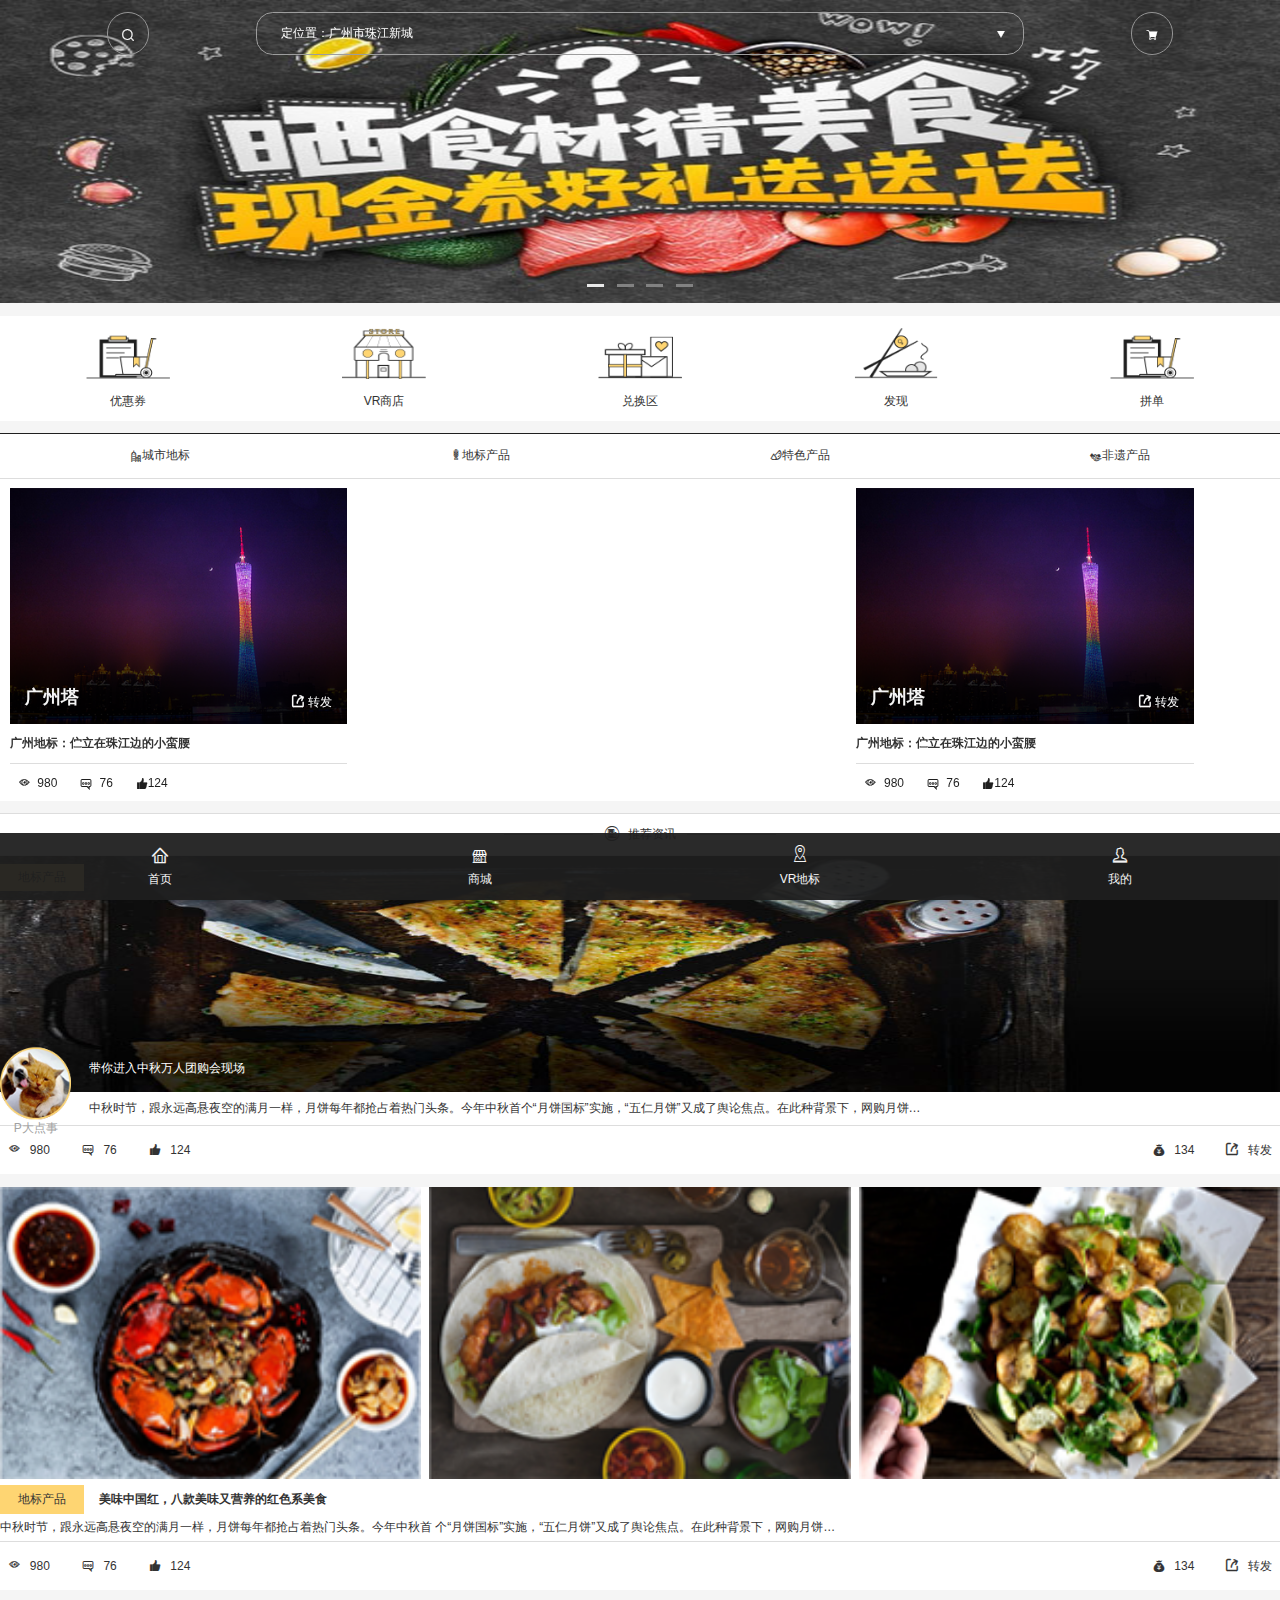
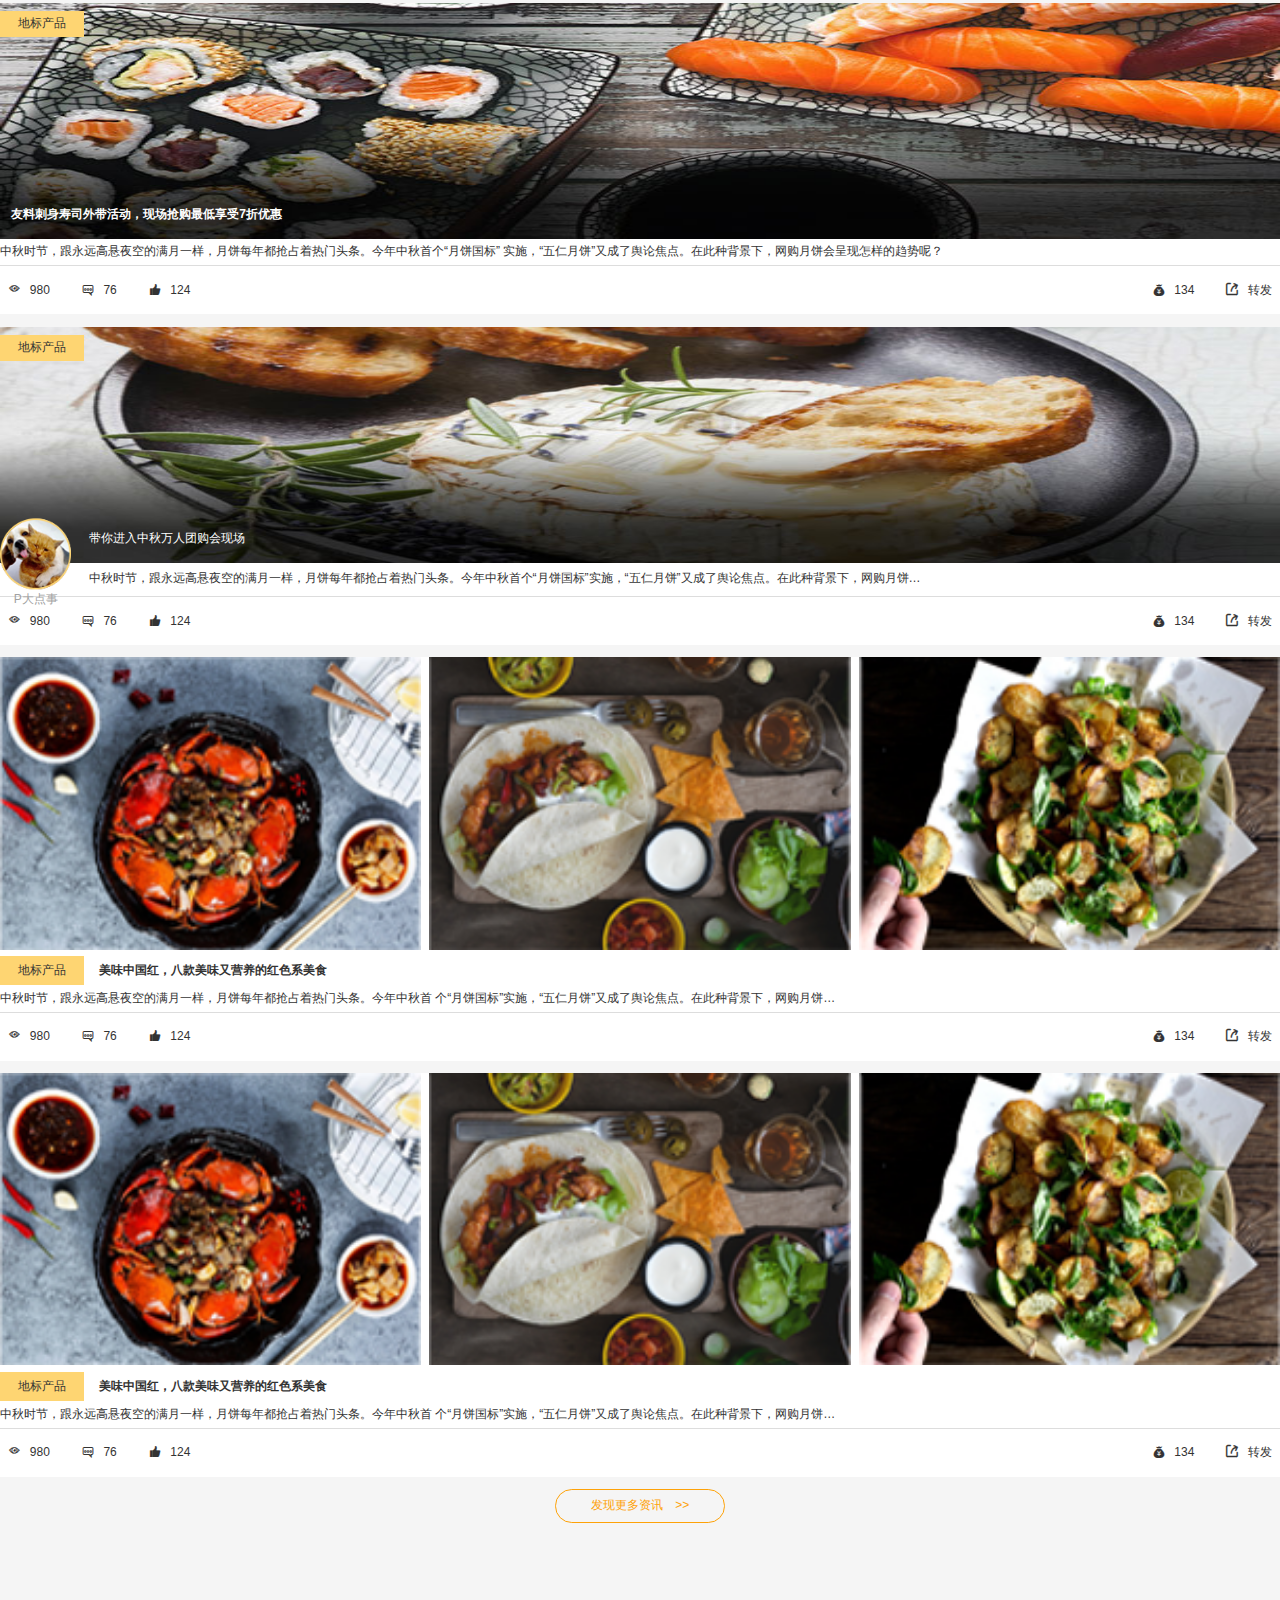
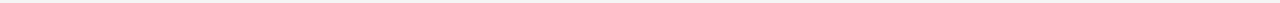
<file: Mobile/index.html>
<!DOCTYPE html>
<html>

	<head>
		<meta charset="UTF-8">
		<title></title>
		<link rel="stylesheet" href="../css/mobile/css/reset.css" />
		<link rel="stylesheet" href="../css/mobile/css/index.css" />
		<link rel="stylesheet" href="../Font/mobbile/iconfont.css" />
		<link rel="stylesheet" href="../css/mobile/css/swiper-3.4.2.min.css" />
		<script type="text/javascript" src="../js/mobile/flexible.min.js"></script>
		<script type="text/javascript" src="../js/mobile/swiper-3.4.2.min.js"></script>
	</head>

	<body>
		<div id="banner">
			<div class="header">
				<div class="search-btn">
					<a href="index.html"><i class="iconfont icon-sousuo"></i></a>
				</div>
				<div class="position-btn">
					<a href="index.html">定位置：广州市珠江新城<i class="iconfont icon-xiala"></i></a>
				</div>
				<div class="gouwu-btn">
					<a href="index.html"><i class="iconfont icon-gouwuche"></i></a>
				</div>
			</div>
			<div class="swiper-container">
				<div class="swiper-wrapper">
					<div class="swiper-slide img-one"></div>
					<div class="swiper-slide img-two"></div>
					<div class="swiper-slide img-three"></div>
					<div class="swiper-slide img-four"></div>
				</div>
				<div class="swiper-pagination"></div>
			</div>
		</div>
		<div id="container">
		<div id="menu">
			<div class="menu-box">
				<ul>
					<li>
						<a href="index.html"><img src="../img/mobile/images/new1_item_five.png"></a><span>优惠券</span></li>
					<li>
						<a href="index.html"><img src="../img/mobile/images/new1_item_two.png"></a><span>VR商店</span></li>
					<li>
						<a href="index.html"><img src="../img/mobile/images/new1_item_three.png"></a><span>兑换区</span></li>
					<li>
						<a href="index.html"><img src="../img/mobile/images/new1_item_four.png"></a><span>发现</span></li>
					<li>
						<a href="index.html"><img src="../img/mobile/images/new1_item_five.png"></a><span>拼单</span></li>
				</ul>
			</div>
		</div>
		<div id="loc">
			<div class="loc-box">
				<div class="loc-box-tab">
					<ul>
						<li><i class="iconfont icon-tripchengshifubenxian"></i><span>城市地标</span></li>
						<li><i class="iconfont icon-jiankangshipin"></i><span>地标产品</span></li>
						<li><i class="iconfont icon-difangtechan"></i><span>特色产品</span></li>
						<li><i class="iconfont icon-xiangyuntuan"></i><span>非遗产品</span></li>
					</ul>
				</div>
				<div class="loc-box-content">
					<div class="swiper-container-two">
						<div class="swiper-wrapper">
							<div class="swiper-slide column-one">
								<div class="column-one-img">
									<h1 class="tower">广州塔</h1>
									<div class="zhuanfa">
										<a href="javascript:void(0)"><i class="iconfont icon-zhuanfa"></i><span>转发</span></a>
									</div>
								</div>
								<h1 class="column-one-title">广州地标：伫立在珠江边的小蛮腰</h1>
								<div class="column-one-btn">
									<a href="javascript:void(0)"><i class="iconfont icon-yanjing"></i><span>980</span></a>
									<a href="javascript:void(0)"><i class="iconfont icon-pinglun"></i><span>76</span></a>
									<a href="javascript:void(0)"><i class="iconfont icon-dianzan"></i><span>124</span></a>
								</div>
							</div>
							<div class="swiper-slide column-two">
								<div class="column-two-img">
									<h1 class="tower">广州塔</h1>
									<div class="zhuanfa">
										<a href="javascript:void(0)"><i class="iconfont icon-zhuanfa"></i><span>转发</span></a>
									</div>
								</div>
								<h1 class="column-two-title">广州地标：伫立在珠江边的小蛮腰</h1>
								<div class="column-two-btn">
									<a href="javascript:void(0)"><i class="iconfont icon-yanjing"></i><span>980</span></a>
									<a href="javascript:void(0)"><i class="iconfont icon-pinglun"></i><span>76</span></a>
									<a href="javascript:void(0)"><i class="iconfont icon-dianzan"></i><span>124</span></a>
								</div>
							</div>
							
						</div>
					</div>
				</div>
			</div>
		</div>
		<div id="newslist">
			<div class="newslist-tab">
				<div class="newslist-tab-line">
				</div>
				<div class="newslist-tab-title"><i class="iconfont icon-zixun"></i><span>推荐资讯</span></div>
				<div class="newslist-tab-line">
				</div>
			</div>
			<div class="newslist-box-one">
				<div class="box-one-img">
					<div class="box-one-topic">
						地标产品
					</div>
					<div class="box-one-manhead">
						<img src="../img/mobile/images/new1_icon_nine.png">
						<span>P大点事</span>
					</div>
					<p class="box-one-title">带你进入中秋万人团购会现场</p>
				</div>

				<div class="box-one-info">
					<p>中秋时节，跟永远高悬夜空的满月一样，月饼每年都抢占着热门头条。今年中秋首个“月饼国标”实施，“五仁月饼”又成了舆论焦点。在此种背景下，网购月饼…</p>
				</div>
				<div class="box-one-btn">
					<div class="btn-left">
						<a href="javascript:void(0)"><i class="iconfont icon-yanjing"></i><span>980</span></a>
						<a href="javascript:void(0)" class="second"><i class="iconfont icon-pinglun"></i><span>76</span></a>
						<a href="javascript:void(0)"><i class="iconfont icon-dianzan"></i><span>124</span></a>
					</div>
					<div class="btn-right">
						<a href="javascript:void(0)"><i class="iconfont icon-shangjin"></i><span>134</span></a>
						<a href="javascript:void(0)"><i class="iconfont icon-zhuanfa"></i><span>转发</span></a>
					</div>
				</div>
			</div>
			<div class="newslist-box-two">
				<div class="box-two-img">
					<ul>
						<li><img src="../img/mobile/images/new1_infoImg_seven.png"></li>
						<li><img src="../img/mobile/images/new1_infoImg_seven-22.png"></li>
						<li><img src="../img/mobile/images/new1_infoImg_seven-23.png"></li>
					</ul>
				</div>
				<div class="box-two-title">
					<div><span>地标产品</span>
						<h1>美味中国红，八款美味又营养的红色系美食</h1></div>
				</div>
				<div class="box-two-info">
					<p>
						中秋时节，跟永远高悬夜空的满月一样，月饼每年都抢占着热门头条。今年中秋首 个“月饼国标”实施，“五仁月饼”又成了舆论焦点。在此种背景下，网购月饼…
					</p>
				</div>
				<div class="box-two-btn">
					<div class="btn-left">
						<a href="javascript:void(0)"><i class="iconfont icon-yanjing"></i><span>980</span></a>
						<a href="javascript:void(0)" class="second"><i class="iconfont icon-pinglun"></i><span>76</span></a>
						<a href="javascript:void(0)"><i class="iconfont icon-dianzan"></i><span>124</span></a>
					</div>
					<div class="btn-right">
						<a href="javascript:void(0)"><i class="iconfont icon-shangjin"></i><span>134</span></a>
						<a href="javascript:void(0)"><i class="iconfont icon-zhuanfa"></i><span>转发</span></a>
					</div>
				</div>
			</div>
			<div class="newslist-box-three">
				<div class="box-three-img">
					<div class="box-three-topic">
						地标产品
					</div>
					<div class="box-three-title">
						<h1>友料刺身寿司外带活动，现场抢购最低享受7折优惠</h1>
					</div>
				</div>
				<div class="box-three-info">
					<p>
						中秋时节，跟永远高悬夜空的满月一样，月饼每年都抢占着热门头条。今年中秋首个“月饼国标” 实施，“五仁月饼”又成了舆论焦点。在此种背景下，网购月饼会呈现怎样的趋势呢？
					</p>
				</div>
				<div class="box-three-btn">
					<div class="btn-left">
						<a href="javascript:void(0)"><i class="iconfont icon-yanjing"></i><span>980</span></a>
						<a href="javascript:void(0)" class="second"><i class="iconfont icon-pinglun"></i><span>76</span></a>
						<a href="javascript:void(0)"><i class="iconfont icon-dianzan"></i><span>124</span></a>
					</div>
					<div class="btn-right">
						<a href="javascript:void(0)"><i class="iconfont icon-shangjin"></i><span>134</span></a>
						<a href="javascript:void(0)"><i class="iconfont icon-zhuanfa"></i><span>转发</span></a>
					</div>
				</div>
			</div>
			<div class="newslist-box-four">
				<div class="box-four-img">
					<div class="box-four-topic">
						地标产品
					</div>
					<div class="box-four-manhead">
						<img src="../img/mobile/images/new1_icon_nine.png">
						<span>P大点事</span>
					</div>
					<p class="box-four-title">带你进入中秋万人团购会现场</p>
				</div>

				<div class="box-four-info">
					<p>中秋时节，跟永远高悬夜空的满月一样，月饼每年都抢占着热门头条。今年中秋首个“月饼国标”实施，“五仁月饼”又成了舆论焦点。在此种背景下，网购月饼…</p>
				</div>
				<div class="box-four-btn">
					<div class="btn-left">
						<a href="javascript:void(0)"><i class="iconfont icon-yanjing"></i><span>980</span></a>
						<a href="javascript:void(0)" class="second"><i class="iconfont icon-pinglun"></i><span>76</span></a>
						<a href="javascript:void(0)"><i class="iconfont icon-dianzan"></i><span>124</span></a>
					</div>
					<div class="btn-right">
						<a href="javascript:void(0)"><i class="iconfont icon-shangjin"></i><span>134</span></a>
						<a href="javascript:void(0)"><i class="iconfont icon-zhuanfa"></i><span>转发</span></a>
					</div>
				</div>
			</div>
			<div class="newslist-box-five">
				<div class="box-five-img">
					<ul>
						<li><img src="../img/mobile/images/new1_infoImg_seven.png"></li>
						<li><img src="../img/mobile/images/new1_infoImg_seven-22.png"></li>
						<li><img src="../img/mobile/images/new1_infoImg_seven-23.png"></li>
					</ul>
				</div>
				<div class="box-five-title">
					<div><span>地标产品</span>
						<h1>美味中国红，八款美味又营养的红色系美食</h1></div>
				</div>
				<div class="box-five-info">
					<p>
						中秋时节，跟永远高悬夜空的满月一样，月饼每年都抢占着热门头条。今年中秋首 个“月饼国标”实施，“五仁月饼”又成了舆论焦点。在此种背景下，网购月饼…
					</p>
				</div>
				<div class="box-five-btn">
					<div class="btn-left">
						<a href="javascript:void(0)"><i class="iconfont icon-yanjing"></i><span>980</span></a>
						<a href="javascript:void(0)" class="second"><i class="iconfont icon-pinglun"></i><span>76</span></a>
						<a href="javascript:void(0)"><i class="iconfont icon-dianzan"></i><span>124</span></a>
					</div>
					<div class="btn-right">
						<a href="javascript:void(0)"><i class="iconfont icon-shangjin"></i><span>134</span></a>
						<a href="javascript:void(0)"><i class="iconfont icon-zhuanfa"></i><span>转发</span></a>
					</div>
				</div>
			</div>
			<div class="newslist-box-six">
				<div class="box-six-img">
					<ul>
						<li><img src="../img/mobile/images/new1_infoImg_seven.png"></li>
						<li><img src="../img/mobile/images/new1_infoImg_seven-22.png"></li>
						<li><img src="../img/mobile/images/new1_infoImg_seven-23.png"></li>
					</ul>
				</div>
				<div class="box-six-title">
					<div><span>地标产品</span>
						<h1>美味中国红，八款美味又营养的红色系美食</h1></div>
				</div>
				<div class="box-six-info">
					<p>
						中秋时节，跟永远高悬夜空的满月一样，月饼每年都抢占着热门头条。今年中秋首 个“月饼国标”实施，“五仁月饼”又成了舆论焦点。在此种背景下，网购月饼…
					</p>
				</div>
				<div class="box-six-btn">
					<div class="btn-left">
						<a href="javascript:void(0)"><i class="iconfont icon-yanjing"></i><span>980</span></a>
						<a href="javascript:void(0)" class="second"><i class="iconfont icon-pinglun"></i><span>76</span></a>
						<a href="javascript:void(0)"><i class="iconfont icon-dianzan"></i><span>124</span></a>
					</div>
					<div class="btn-right">
						<a href="javascript:void(0)"><i class="iconfont icon-shangjin"></i><span>134</span></a>
						<a href="javascript:void(0)"><i class="iconfont icon-zhuanfa"></i><span>转发</span></a>
					</div>
				</div>
			</div>
		</div>
		<div id="bottom-btn">
			<a><span>发现更多资讯</span><span>>></span></a>
		</div>
		</div>
		<div id="bottom-nav">
			<ul>
				<li>
					<a href="index.html"><i class="iconfont icon-index"></i><span>首页</span></a>
				</li>
				<li>
					<a href="index.html"><i class="iconfont icon-store"></i><span>商城</span></a>
				</li>
				<li>
					<a href="index.html"><i class="iconfont icon-dizhi"></i><span>VR地标</span></a>
				</li>
				<li>
					<a href="index.html"><i class="iconfont icon-gerenzhongxin"></i><span>我的</span></a>
				</li>
			</ul>
		</div>
		
	</body>
	<script>
		var mySwiper = new Swiper('.swiper-container', {
			autoplay: 5000, //可选选项，自动滑动
			pagination: '.swiper-pagination',
		})
	</script>
	<script>
		var mySwiper = new Swiper('.swiper-container-two', {
			slidesPerView: 1.5,
		})
	</script>

</html>
</file>
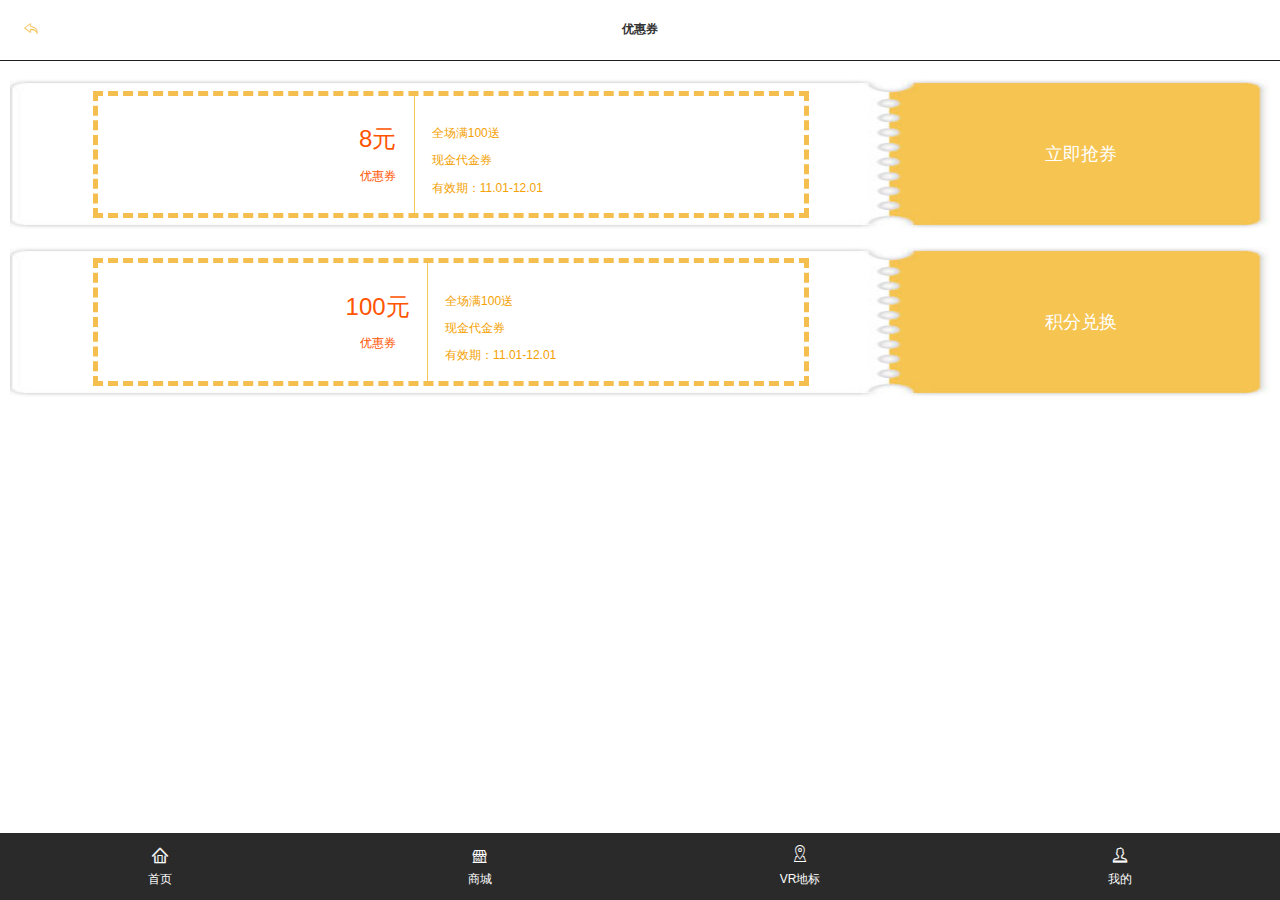
<file: Mobile/cupon.html>
<!DOCTYPE html>
<html>

	<head>
		<meta charset="UTF-8">
		<title></title>
		<link rel="stylesheet" href="../css/mobile/css/cupon.css" />
		<link rel="stylesheet" href="../css/mobile/css/reset.css" />
		<link rel="stylesheet" href="../Font/mobbile/iconfont.css" />
		<script type="text/javascript" src="../js/mobile/flexible.min.js"></script>
	</head>

	<body>
		<div id="header">
			<div class="header-btn">
				<a><i class="iconfont icon-fanhui1"></i></a>
			</div>
			<div class="header-title">
				<h4>优惠券</h4>
			</div>
		</div>
		<div id="container">
			<div id="column">
				<div class="column-one">
					<div class="column-one-left">
						<div class="left-content">
							<div class="topic">
								<span>8元</span>
								<span>优惠券</span>
							</div>
							<div class="line">
							</div>
							<div class="info">
								<p>全场满100送</p>
								<p>现金代金券</p>
								<p>有效期：11.01-12.01</p>
							</div>
						</div>
					</div>
					<div class="column-one-right">
					<a class="right-content">
					<span>立即抢券</span>	
					</a>	
					</div>
				</div>
				<div class="column-two">
					<div class="column-two-left">
						<div class="left-content">
							<div class="topic">
								<span>100元</span>
								<span>优惠券</span>
							</div>
							<div class="line">
							</div>
							<div class="info">
								<p>全场满100送</p>
								<p>现金代金券</p>
								<p>有效期：11.01-12.01</p>
							</div>
						</div>
					</div>
					<div class="column-two-right">
					<a class="right-content">
					<span>积分兑换</span>	
					</a>	
					</div>
				</div>
			</div>
		</div>
		<div id="bottom-nav">
			<ul>
				<li>
					<a href="index.html"><i class="iconfont icon-index"></i><span>首页</span></a>
				</li>
				<li>
					<a href="index.html"><i class="iconfont icon-store"></i><span>商城</span></a>
				</li>
				<li>
					<a href="index.html"><i class="iconfont icon-dizhi"></i><span>VR地标</span></a>
				</li>
				<li>
					<a href="index.html"><i class="iconfont icon-gerenzhongxin"></i><span>我的</span></a>
				</li>
			</ul>
		</div>
	</body>

</html>
</file>
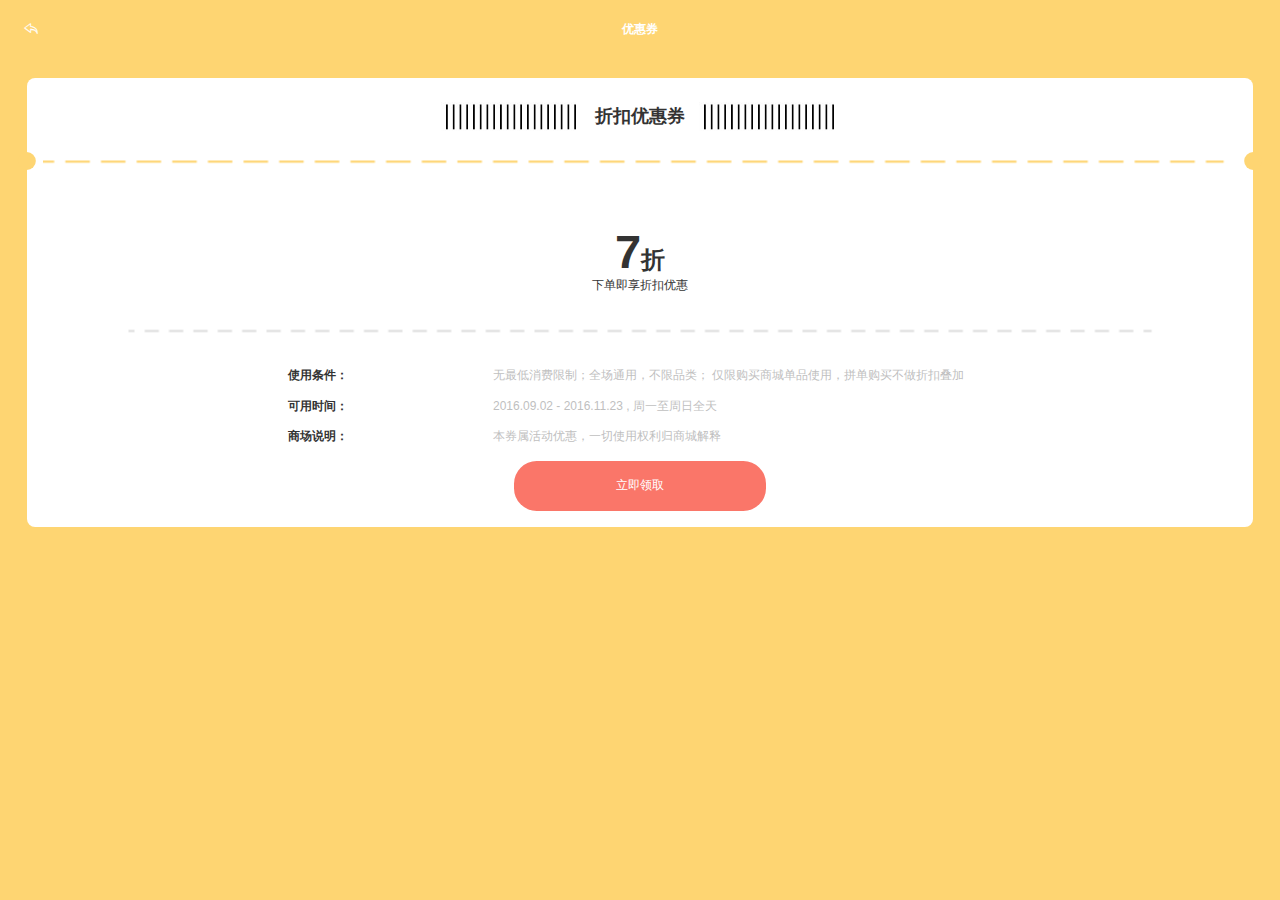
<file: Mobile/cuponinfo.html>
<!DOCTYPE html>
<html>

	<head>
		<meta charset="UTF-8">
		<title></title>
		<link rel="stylesheet" href="../css/mobile/css/cuponinfo.css" />
		<link rel="stylesheet" href="../css/mobile/css/reset.css" />
		<link rel="stylesheet" href="../Font/mobbile/iconfont.css" />
		<script type="text/javascript" src="../js/mobile/flexible.min.js"></script>
	</head>

	<body>
		<div id="header">
			<div class="header-btn">
				<a><i class="iconfont icon-fanhui1"></i></a>
			</div>
			<div class="header-title">
				<h4>优惠券</h4>
			</div>
		</div>
		<div id="container">
			<div id="loc">
				<div class="loc-box">
					<div class="box-title">
						<img src="../img/mobile/images/couponinfo_03.jpg">
						<h4>折扣优惠券</h4>
						<img src="../img/mobile/images/couponinfo_03.jpg">
					</div>
					<div class="box-line">
						<span></span>
						<img src="../img/mobile/images/couponinfo_06.png">
						<span></span>
					</div>
					<div class="box-content">
						<div class="info">
							<h4>7<span>折</span></h4>
							<p>下单即享折扣优惠</p>
						</div>
						<div class="line">
							<img src="../img/mobile/images/couponinfo_03.png">
						</div>
						<div class="details">
							<div class="condition">
								<h4>使用条件：</h4>
								<p>无最低消费限制；全场通用，不限品类； 仅限购买商城单品使用，拼单购买不做折扣叠加</p>
							</div>
							<div class="date">
								<h4>可用时间：</h4>
								<p>2016.09.02 - 2016.11.23 , 周一至周日全天</p>
							</div>
							<div class="illustrate">
								<h4>商场说明：</h4>
								<p>本券属活动优惠，一切使用权利归商城解释</p>
							</div>
						</div>
					</div>
					<div class="bottom-btn">
						<a>立即领取</a>
					</div>
				</div>
			</div>

		</div>
	</body>

</html>
</file>
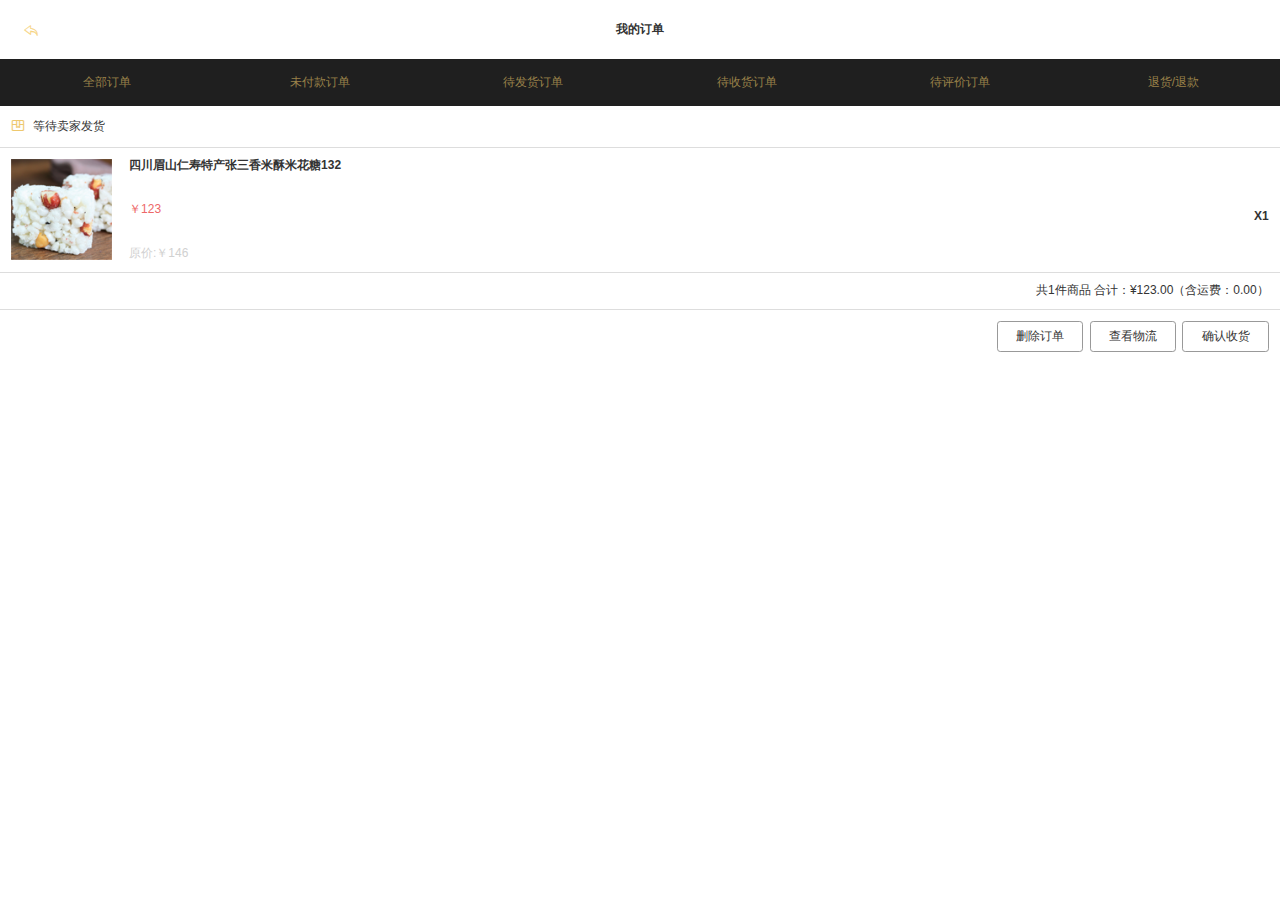
<file: Mobile/order.html>
<!DOCTYPE html>
<html>
	<head>
		<meta charset="UTF-8">
		<title></title>
	<link rel="stylesheet" href="../css/mobile/css/reset.css" />
	<link rel="stylesheet" href="../Font/mobbile/iconfont.css" />
	<link rel="stylesheet" href="../css/mobile/css/order.css" />
	<script type="text/javascript" src="../js/mobile/flexible.min.js" ></script>
	</head>
	<body>
	<div id="header">
	<div class="header-title">
	<h4>我的订单</h4>	
	</div>	
	<div class="header-btn">
	<a href="javascript:void(0)"><i class="iconfont icon-fanhui1"></i></a>	
	</div>
	</div>
	<div id="tab">
	<ul>
	<li><a>全部订单</a></li>
	<li><a>未付款订单</a></li>
	<li><a>待发货订单</a></li>
	<li><a>待收货订单</a></li>
	<li><a>待评价订单</a></li>
	<li><a>退货/退款</a></li>
	</ul>	
	</div>
	<div id="order">
	<div class="order-title">
	<i class="iconfont icon-dengdaifahuo"></i>
	<span>等待卖家发货</span>
	</div>	
	<div class="order-content">
	<div class="order-content-img">
	<img src="../img/mobile/images/order-infoImg-one.png">	
	</div>
	<div class="order-content-info">
	<h4>四川眉山仁寿特产张三香米酥米花糖132</h4>
	<span class="money">￥123</span>
	<del>原价:￥146</del>
	<div class="count">
	<b>X1</b>
	</div>
	</div>
	</div>
	<div class="order-details">
	<p><span>共1件商品  合计：</span><span class="second">¥123.00</span><span>（含运费：0.00）</span></p>	
	</div>
	<div class="order-btn">
	<a>删除订单</a>	
	<a>查看物流</a>	
	<a>确认收货</a>	
	</div>
	</div>
	</body>
</html>
</file>
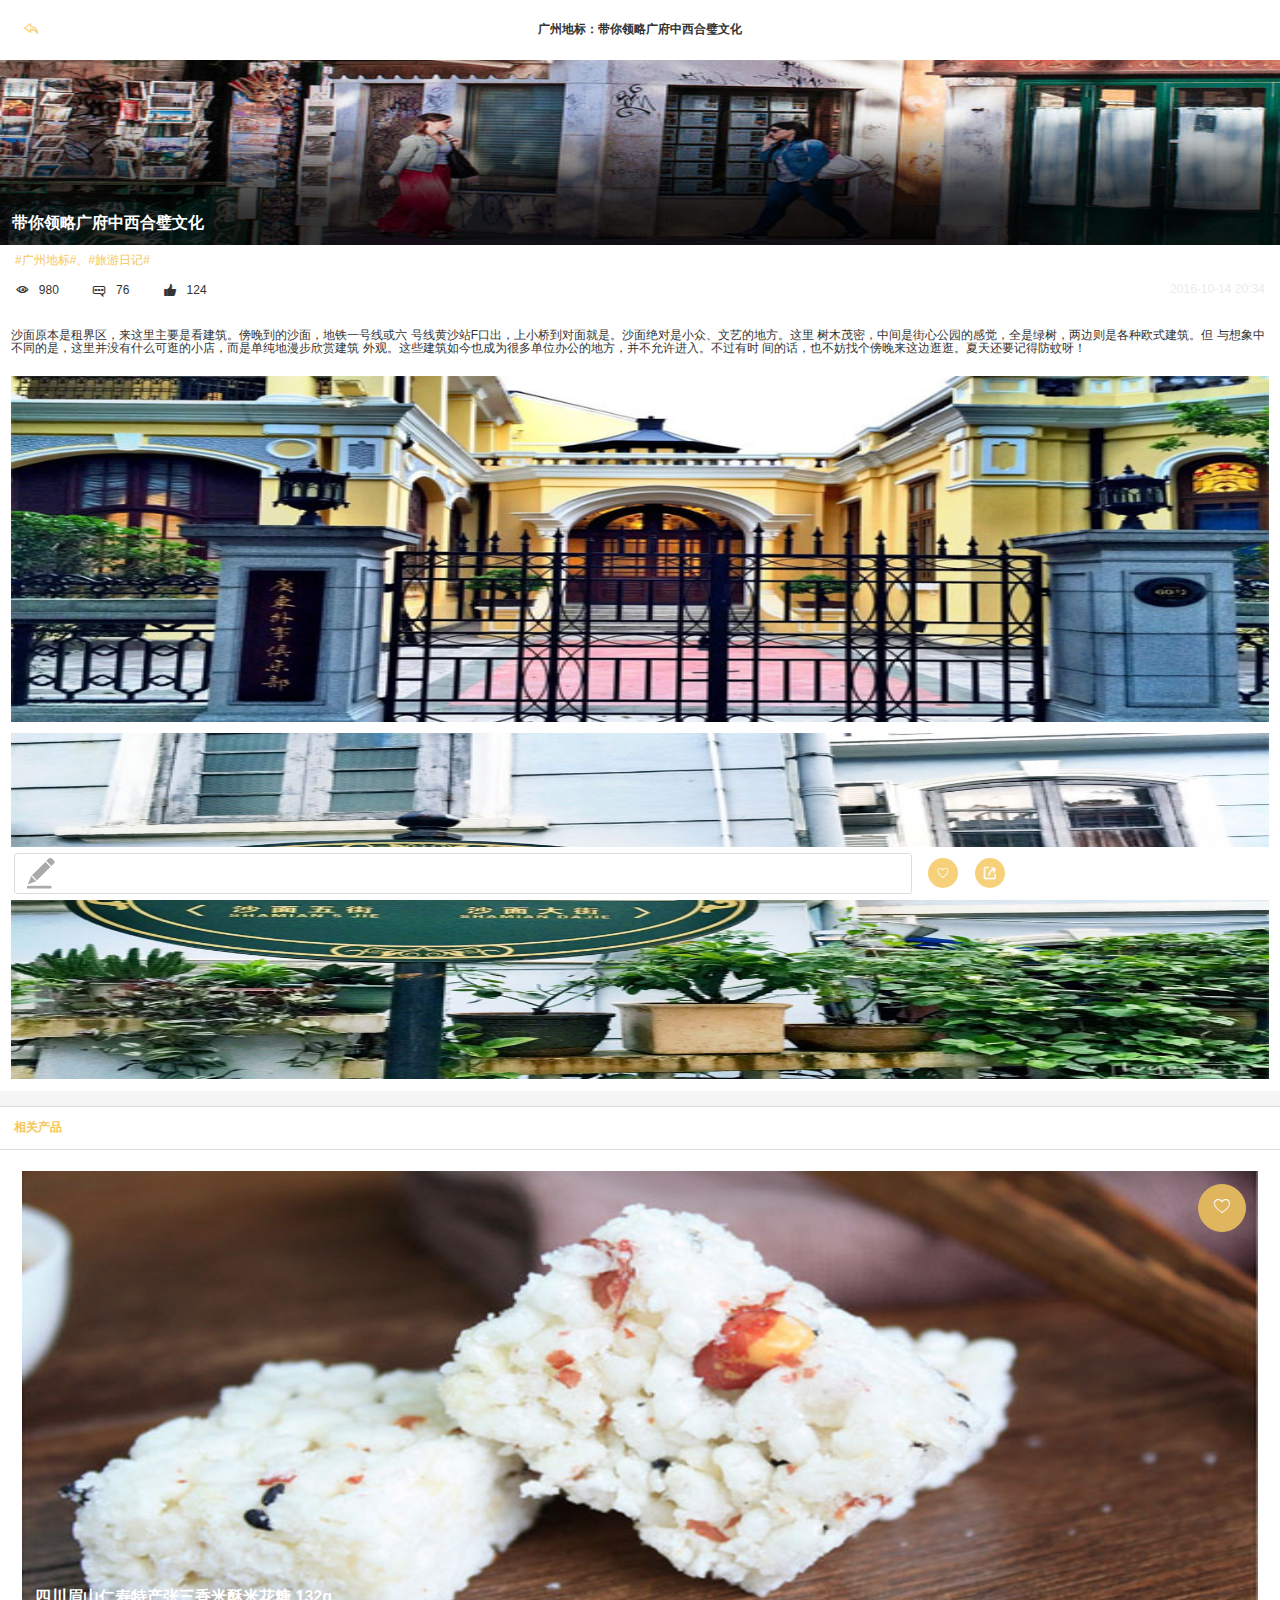
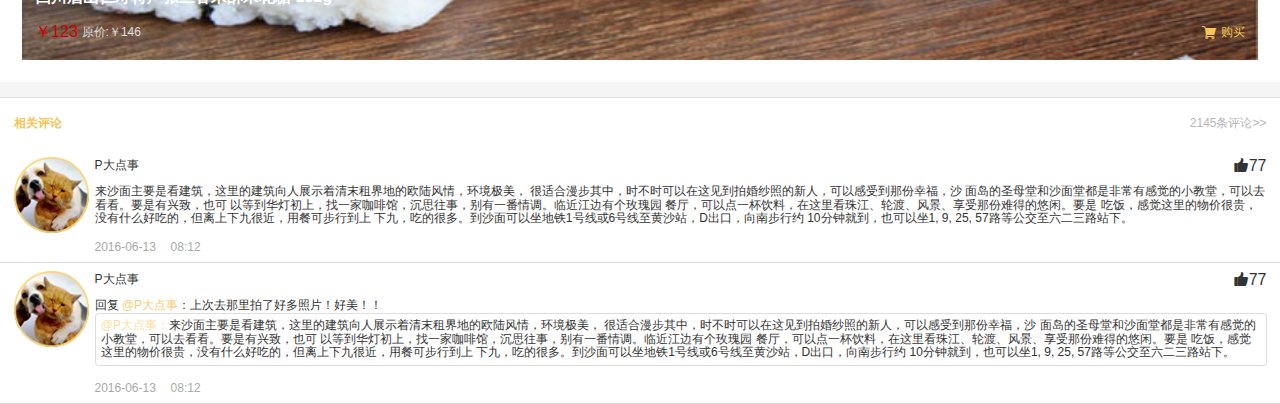
<file: Mobile/pageinfo.html>
<!DOCTYPE html>
<html>

	<head>
		<meta charset="UTF-8">
		<title></title>
		<link rel="stylesheet" href="../css/mobile/css/reset.css" />
		<link rel="stylesheet" href="../css/mobile/css/pageinfo.css" />
		<link rel="stylesheet" href="../Font/mobbile/iconfont.css" />
		<script type="text/javascript" src="../js/mobile/flexible.min.js"></script>
	</head>

	<body>
		<div id="header">
			<div class="header-btn">
				<a><i class="iconfont icon-fanhui1"></i></a>
			</div>
			<div class="header-title">
				<h4>广州地标：带你领略广府中西合璧文化</h4>
			</div>
		</div>
		<div id="banner">
			<div class="banner-title">
				<h3>带你领略广府中西合璧文化</h3>
			</div>
		</div>
		<div id="info">
			<div class="info-box">
				<p>#广州地标#、#旅游日记#</p>
				<div class="info-btn">
					<div class="btn-left">
						<a href="javascript:void(0)"><i class="iconfont icon-yanjing"></i><span>980</span></a>
						<a href="javascript:void(0)"><i class="iconfont icon-pinglun"></i><span>76</span></a>
						<a href="javascript:void(0)"><i class="iconfont icon-dianzan"></i><span>124</span></a>
					</div>
					<div class="btn-right">
						<div class="date">
							<span>2016-10-14   20:34</span>
						</div>
					</div>
				</div>
			</div>
		</div>
		<div id="loc">
			<div class="loc-box">
				<p class="loc-box-content">沙面原本是租界区，来这里主要是看建筑。傍晚到的沙面，地铁一号线或六 号线黄沙站F口出，上小桥到对面就是。沙面绝对是小众、文艺的地方。这里 树木茂密，中间是街心公园的感觉，全是绿树，两边则是各种欧式建筑。但 与想象中不同的是，这里并没有什么可逛的小店，而是单纯地漫步欣赏建筑 外观。这些建筑如今也成为很多单位办公的地方，并不允许进入。不过有时 间的话，也不妨找个傍晚来这边逛逛。夏天还要记得防蚊呀！
				</p>
				<div class="loc-box-img">
					<img src="../img/mobile/images/pageinfo_infoImg_one.jpg">
					<img src="../img/mobile/images/pageinfo_infoImg_two.jpg">
				</div>
			</div>
		</div>
		<div id="product">
			<div class="product-box">
				<div class="box-title">
					<h4>相关产品</h4>
				</div>
				<div class="box-content">
					<div class="box-content-lg">
						<div class="img-lg">
							<a class="img-btn" href="javascript:void(0)">
								<i class="iconfont icon-xin"></i>
							</a>
							<div class="img-info">
								<h2 class="info-title">四川眉山仁寿特产张三香米酥米花糖  132g</h2>
								<div class="info-details">
									<p class="details-left"><span>￥123</span><span>原价:￥146</span></p>
									<a class="details-right"><i class="iconfont icon-gouwuche"></i><span>购买</span></a>
								</div>
							</div>
						</div>
					</div>
				</div>
			</div>
		</div>
		<div id="comment">
			<div class="comment-box">
				<div class="box-tilte">
					<h4 class="title-left">相关评论</h4>
					<span class="title-right">2145条评论>></span>
				</div>
				<div class="box-content-one">
					<div class="man-head">
						<img src="../img/mobile/images/new1_icon_nine.png">
					</div>
					<div class="info">
						<div class="info-title">
							<span class="title-left">P大点事</span>
							<a class="title-right"><i class="iconfont icon-dianzan"></i><span>77</span></a>
						</div>
						<div class="info-content">
							<p>来沙面主要是看建筑，这里的建筑向人展示着清末租界地的欧陆风情，环境极美， 很适合漫步其中，时不时可以在这见到拍婚纱照的新人，可以感受到那份幸福，沙 面岛的圣母堂和沙面堂都是非常有感觉的小教堂，可以去看看。要是有兴致，也可 以等到华灯初上，找一家咖啡馆，沉思往事，别有一番情调。临近江边有个玫瑰园 餐厅，可以点一杯饮料，在这里看珠江、轮渡、风景、享受那份难得的悠闲。要是 吃饭，感觉这里的物价很贵，没有什么好吃的，但离上下九很近，用餐可步行到上 下九，吃的很多。到沙面可以坐地铁1号线或6号线至黄沙站，D出口，向南步行约 10分钟就到，也可以坐1, 9, 25, 57路等公交至六二三路站下。</p>
						</div>
						<div class="info-date">
							<span>2016-06-13</span> <span>08:12</span>
						</div>
					</div>
				</div>
				<div class="box-content-two">
					<div class="man-head">
						<img src="../img/mobile/images/new1_icon_nine.png">
					</div>
					<div class="info">
						<div class="info-title">
							<span class="title-left">P大点事</span>
							<a class="title-right"><i class="iconfont icon-dianzan"></i><span>77</span></a>
						</div>
						<div class="info-content">
							<p class="msg">回复 <span>@P大点事</span>：上次去那里拍了好多照片！好美！！</p>
							<p><span>@P大点事：</span>来沙面主要是看建筑，这里的建筑向人展示着清末租界地的欧陆风情，环境极美， 很适合漫步其中，时不时可以在这见到拍婚纱照的新人，可以感受到那份幸福，沙 面岛的圣母堂和沙面堂都是非常有感觉的小教堂，可以去看看。要是有兴致，也可 以等到华灯初上，找一家咖啡馆，沉思往事，别有一番情调。临近江边有个玫瑰园 餐厅，可以点一杯饮料，在这里看珠江、轮渡、风景、享受那份难得的悠闲。要是 吃饭，感觉这里的物价很贵，没有什么好吃的，但离上下九很近，用餐可步行到上 下九，吃的很多。到沙面可以坐地铁1号线或6号线至黄沙站，D出口，向南步行约 10分钟就到，也可以坐1, 9, 25, 57路等公交至六二三路站下。</p>
						</div>
						<div class="info-date">
							<span>2016-06-13</span> <span>08:12</span>
						</div>
					</div>
				</div>
			</div>
		</div>
		<div id="bottom-btn">
		<a class="btn-left">
		</a>	
		<div class="btn-right">
		<a><i class="iconfont icon-xin"></i></a>
		<a><i class="iconfont icon-zhuanfa"></i></a>
		</div>
		</div>
	</body>

</html>
</file>
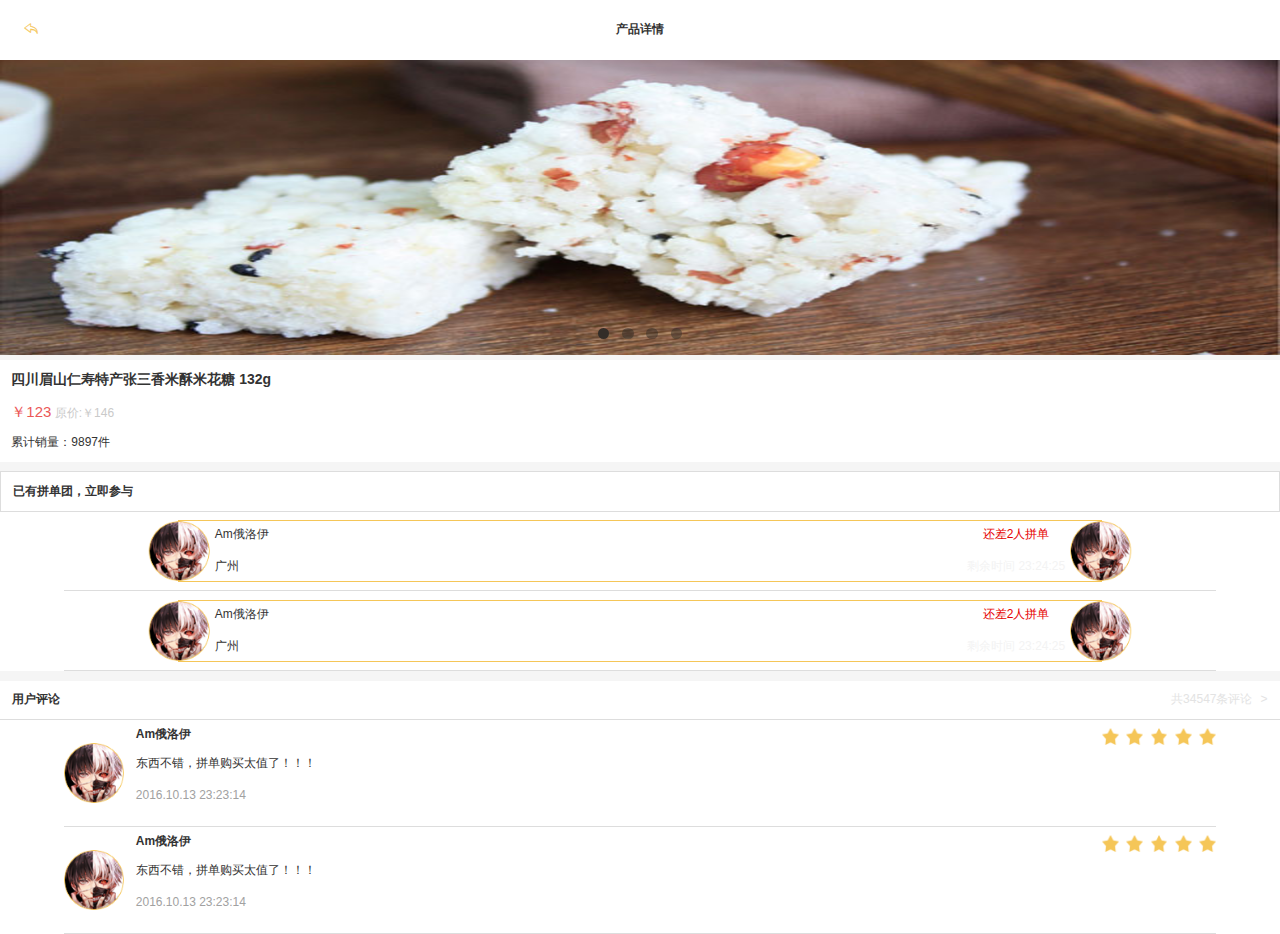
<file: Mobile/proinfo.html>
<!DOCTYPE html>
<html>

	<head>
		<meta charset="UTF-8">
		<title></title>
		<link rel="stylesheet" href="../css/mobile/css/proinfo.css" />
		<link rel="stylesheet" href="../css/mobile/css/reset.css" />
		<link rel="stylesheet" href="../Font/mobbile/iconfont.css" />
		<link rel="stylesheet" href="../css/mobile/css/swiper-3.4.2.min.css" />
		<script type="text/javascript" src="../js/mobile/flexible.min.js"></script>
		<script type="text/javascript" src="../js/mobile/swiper-3.4.2.min.js"></script>
	</head>

	<body>
		<div id="header">
			<div class="header-btn">
				<a><i class="iconfont icon-fanhui1"></i></a>
			</div>
			<div class="header-title">
				<h4>产品详情</h4>
			</div>
		</div>
		<div id="banner">
			<div class="swiper-container-three">
				<div class="swiper-wrapper">
					<div class="swiper-slide img-one"></div>
					<div class="swiper-slide img-two"></div>
					<div class="swiper-slide img-three"></div>
					<div class="swiper-slide img-four"></div>
				</div>
				<div class="swiper-pagination  swiper-pagination-three"></div>
			</div>
		</div>
		<div id="container">
			<div id="page">
				<div class="page-one">
					<div class="page-one-box">
						<h4 class="title">四川眉山仁寿特产张三香米酥米花糖  132g</h4>
						<p class="money"><span>￥123</span><span> 原价:￥146</span></p>
						<p class="count">累计销量：9897件</p>
					</div>
				</div>
				<div class="page-two">
					<div class="page-two-box">
						<div class="box-title">
							<h4>已有拼单团，立即参与</h4>
						</div>
						<div class="box-content">
							<div class="info-one">
								<div class="details">
									<div class="details-left">
										<div class="man-head">
											<img src="../img/mobile/images/proinfo_item_one.png">
										</div>
										<div class="msg">
											<span>Am俄洛伊</span>
											<span>广州</span>
										</div>
									</div>
									<div class="details-right">
										<div class="msg">
											<span>还差2人拼单</span>
											<span>剩余时间  23:24:25</span>
										</div>
										<div class="man-head">
											<img src="../img/mobile/images/proinfo_item_one.png">
										</div>
									</div>
								</div>
							</div>
							<div class="info-two">
								<div class="details">
									<div class="details-left">
										<div class="man-head">
											<img src="../img/mobile/images/proinfo_item_one.png">
										</div>
										<div class="msg">
											<span>Am俄洛伊</span>
											<span>广州</span>
										</div>
									</div>
									<div class="details-right">
										<div class="msg">
											<span>还差2人拼单</span>
											<span>剩余时间  23:24:25</span>
										</div>
										<div class="man-head">
											<img src="../img/mobile/images/proinfo_item_one.png">
										</div>
									</div>
								</div>
							</div>
						</div>
					</div>
				</div>
				<div class="page-three">
					<div class="page-three-box">
						<div class="box-title">
							<h4>用户评论</h4>
							<a>共34547条评论 <span>></span></a>
						</div>
						<div class="box-content">
							<div class="info-one">
								<div class="left">
									<div class="man-head">
										<img src="../img/mobile/images/proinfo_item_one.png" />
									</div>
									<div class="msg">
										<h4>Am俄洛伊</h4>
										<p>东西不错，拼单购买太值了！！！</p>
										<p>2016.10.13 23:23:14</p>
									</div>
								</div>
								<div class="right">
								<div class="star">
								<img  src="../img/mobile/images/proinfo_icon_one.png"/>
								<img  src="../img/mobile/images/proinfo_icon_one.png"/>	
								<img  src="../img/mobile/images/proinfo_icon_one.png"/>	
								<img  src="../img/mobile/images/proinfo_icon_one.png"/>	
								<img  src="../img/mobile/images/proinfo_icon_one.png"/>	
								</div>
								</div>
							</div>
							<div class="info-two">
								<div class="left">
									<div class="man-head">
										<img src="../img/mobile/images/proinfo_item_one.png" />
									</div>
									<div class="msg">
										<h4>Am俄洛伊</h4>
										<p>东西不错，拼单购买太值了！！！</p>
										<p>2016.10.13 23:23:14</p>
									</div>
								</div>
								<div class="right">
								<div class="star">
								<img  src="../img/mobile/images/proinfo_icon_one.png"/>
								<img  src="../img/mobile/images/proinfo_icon_one.png"/>	
								<img  src="../img/mobile/images/proinfo_icon_one.png"/>	
								<img  src="../img/mobile/images/proinfo_icon_one.png"/>	
								<img  src="../img/mobile/images/proinfo_icon_one.png"/>	
								</div>
								</div>
							</div>
						</div>
					</div>
				</div>
			</div>
		</div>
	</body>
	<script>
		var mySwiper = new Swiper('.swiper-container-three', {
			pagination: '.swiper-pagination',
		})
	</script>

</html>
</file>
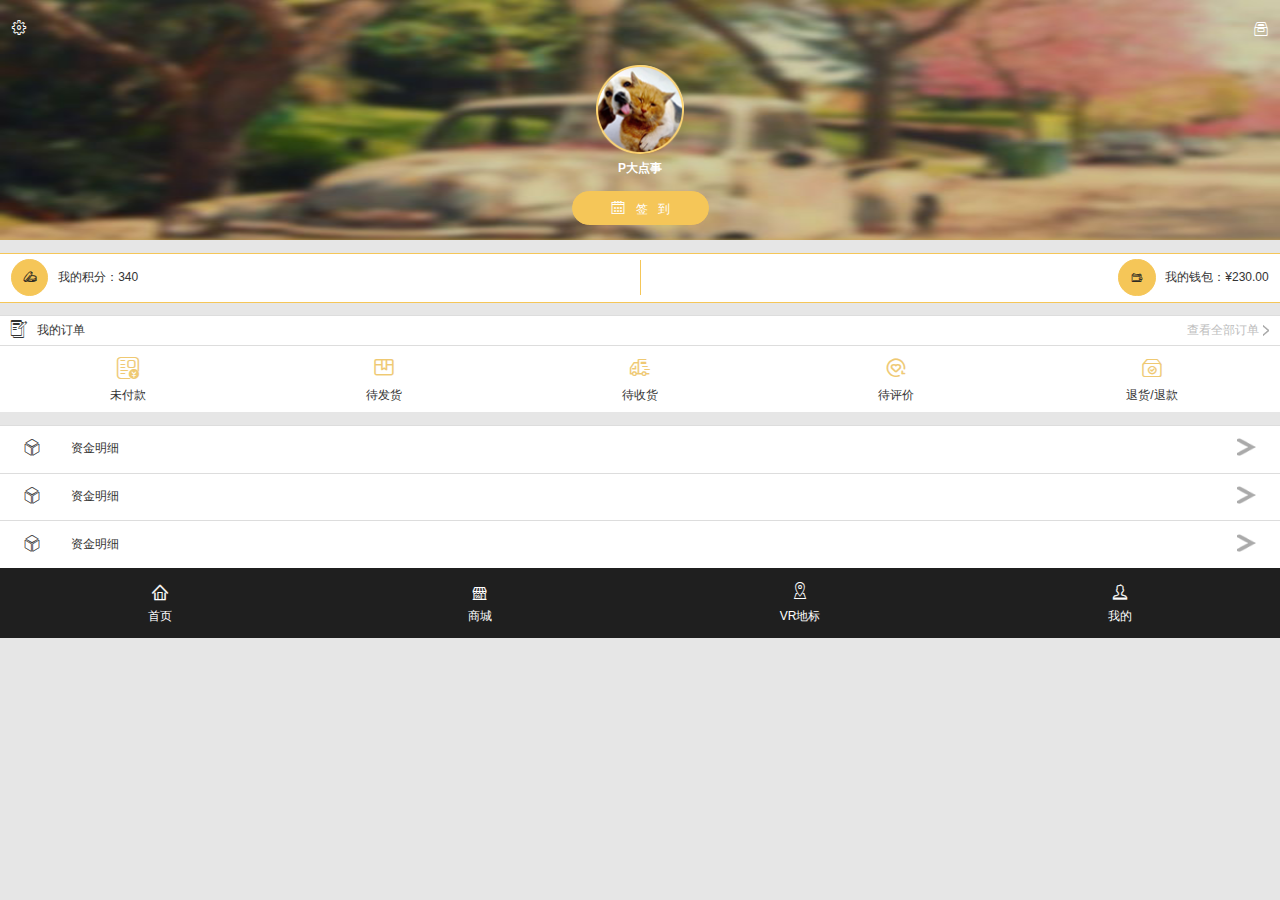
<file: Mobile/userCenter.html>
<!DOCTYPE html>
<html>

	<head>
		<meta charset="UTF-8">
		<title></title>
		<link rel="stylesheet" href="../css/mobile/css/reset.css" />
		<link rel="stylesheet" href="../css/mobile/css/userCenter.css" />
		<link rel="stylesheet" href="../Font/mobbile/iconfont.css" />
		<script type="text/javascript" src="../js/mobile/flexible.min.js"></script>
	</head>

	<body>
		<div id="banner">
			<div class="header">
				<div class="header-btn">
					<div class="btn-left">
						<a href="javascript:void(0)"><i class="iconfont icon-shezhi"></i></a>
					</div>
					<div class="btn-right">
						<a href="javascript:void(0)"><i class="iconfont icon-xiaoxi"></i></a>
					</div>
				</div>
			</div>
			<div class="user-manhead">
				<img src="../img/mobile/images/new1_icon_nine.png">
				<span><b>P大点事</b></span>
			</div>
			<div class="banner-bottom-btn">
				<a href="javascript:void(0)"><i class="iconfont icon-qiandao"></i><span>签</span><span>到</span></a>
			</div>
		</div>
		<div id="btn-box">
		<div class="btn-left">
		<i class="iconfont icon-jifen"></i><span>我的积分：340</span>	
		</div>
		<div class="btn-box-line">	
		</div>
		<div class="btn-right">
		<i class="iconfont icon-qianbao"></i><span>我的钱包：¥230.00</span>	
		</div>
		</div>
		<div id="myorder">
		<div class="myorder-box">
		<div class="box-title">
		<span><i class="iconfont icon-dingdan-copy"></i>我的订单</span>	
		<a href="order.html">查看全部订单<img src="../img/mobile/images/userCenter-icon-sixTeen.png"></a>
		</div>	
		<div class="box-content">
		<ul>
		<li><a href="order.html"><i class="iconfont icon-weifukuan"></i><span>未付款</span></a></li>
		<li><a href="order.html"><i class="iconfont icon-dengdaifahuo"></i><span>待发货</span></a></li>
		<li><a href="order.html"><i class="iconfont icon-fahuo"></i><span>待收货</span></a></li>
		<li><a href="order.html"><i class="iconfont icon-daipingjiab"></i><span>待评价</span></a></li>
		<li><a href="order.html"><i class="iconfont icon-yiwancheng"></i><span>退货/退款</span></a></li>
		</ul>
		</div>
		</div>	
		</div>
		<div id="column">
	<div class="column-one">
	<div class="column-one-left">
	<i class="iconfont icon-shoucang"></i><span>资金明细</span>	
	</div>
	<div class="column-one-right">
	<a href="index.html"><img src="../img/mobile/images/wallet_icon_six.png"></a>
	</div>
	</div>
	<div class="column-two">
	<div class="column-two-left">
	<i class="iconfont icon-shoucang"></i><span>资金明细</span>	
	</div>
	<div class="column-two-right">
	<a href="index.html"><img src="../img/mobile/images/wallet_icon_six.png"></a>	
	</div>
	</div>	
	<div class="column-three">
	<div class="column-three-left">
	<i class="iconfont icon-shoucang"></i><span>资金明细</span>	
	</div>
	<div class="column-three-right">
	<a href="index.html"><img src="../img/mobile/images/wallet_icon_six.png"></a>	
	</div>
	</div>	
	</div>
	<div id="bottom-nav">
			<ul>
				<li>
					<a href="index.html"><i class="iconfont icon-index"></i><span>首页</span></a>
				</li>
				<li>
					<a href="index.html"><i class="iconfont icon-store"></i><span>商城</span></a>
				</li>
				<li>
					<a href="index.html"><i class="iconfont icon-dizhi"></i><span>VR地标</span></a>
				</li>
				<li>
					<a href="index.html"><i class="iconfont icon-gerenzhongxin"></i><span>我的</span></a>
				</li>
			</ul>
		</div>
	</body>

</html>
</file>
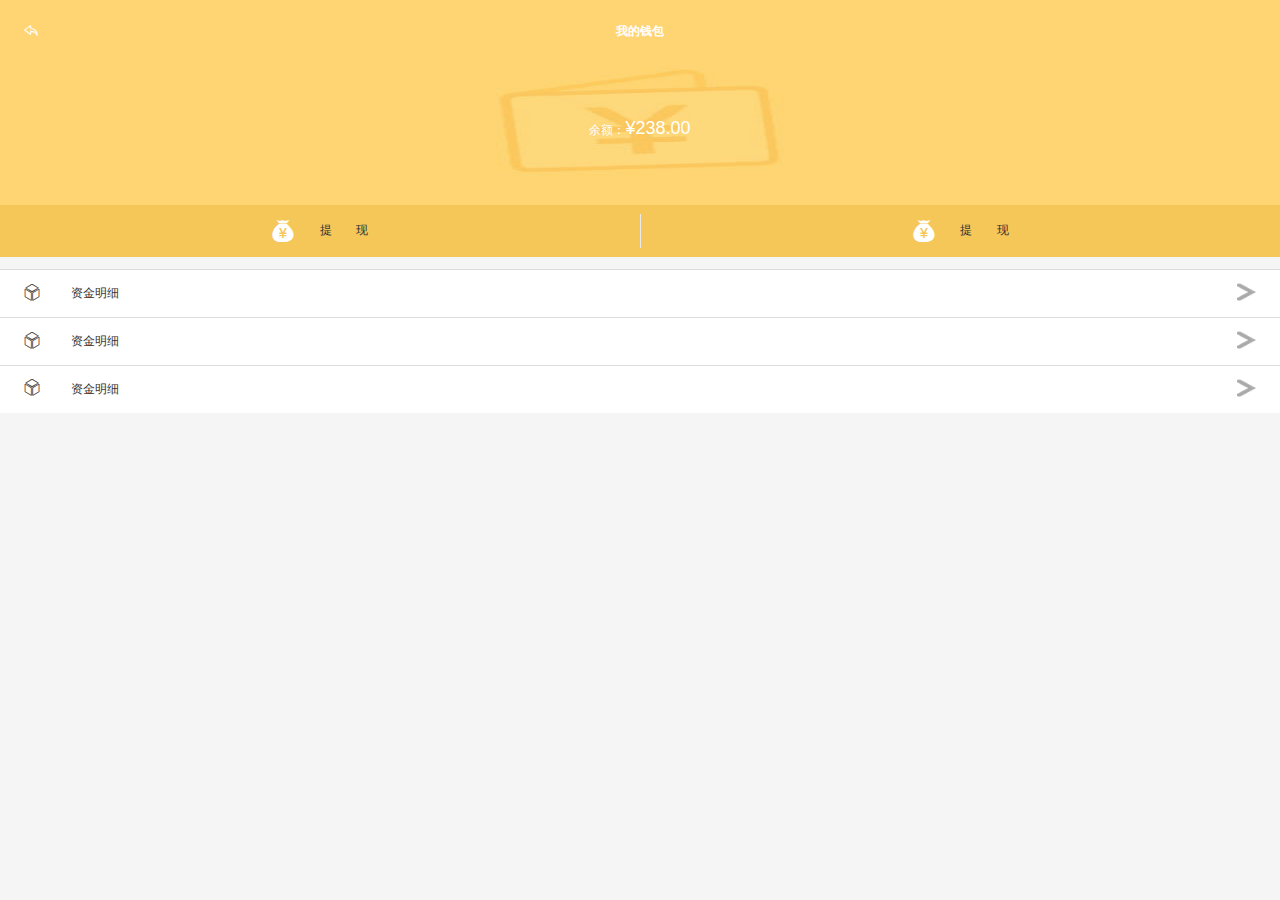
<file: Mobile/wallet.html>
<!DOCTYPE html>
<html>
	<head>
		<meta charset="UTF-8">
		<title></title>
	<link rel="stylesheet" href="../css/mobile/css/reset.css" />
	<link rel="stylesheet" href="../css/mobile/css/wallet.css" />
	<link rel="stylesheet" href="../Font/mobbile/iconfont.css" />
	<script type="text/javascript" src="../js/mobile/flexible.min.js" ></script>
	</head>
	<body>
	<div id="banner">
	<div class="banner-title">
	<h4>我的钱包</h4>	
	</div>
	<div class="banner-tag">
	<a href="javascript:void(0)"><i class="iconfont icon-fanhui1"></i></a>
	</div>
	<div class="banner-count">
	<span>余额：</span><span>¥238.00</span>	
	</div>
	<div class="banner-btn">
	<div class="btn-left">
	<a><i class="iconfont icon-shangjin"></i><span>提</span><span>现</span></a>	
	</div>
	<div class="btn-line">	
	</div>
	<div class="btn-right">
	<a><i class="iconfont icon-shangjin"></i><span>提</span><span>现</span></a>	
	</div>	
	</div>
	</div>
	<div id="column">
	<div class="column-one">
	<div class="column-one-left">
	<i class="iconfont icon-shoucang"></i><span>资金明细</span>	
	</div>
	<div class="column-one-right">
	<a href="index.html"><img src="../img/mobile/images/wallet_icon_six.png"></a>
	</div>
	</div>
	<div class="column-two">
	<div class="column-two-left">
	<i class="iconfont icon-shoucang"></i><span>资金明细</span>	
	</div>
	<div class="column-two-right">
	<a href="index.html"><img src="../img/mobile/images/wallet_icon_six.png"></a>	
	</div>
	</div>	
	<div class="column-three">
	<div class="column-three-left">
	<i class="iconfont icon-shoucang"></i><span>资金明细</span>	
	</div>
	<div class="column-three-right">
	<a href="index.html"><img src="../img/mobile/images/wallet_icon_six.png"></a>	
	</div>
	</div>	
	</div>
	</body>
</html>
</file>
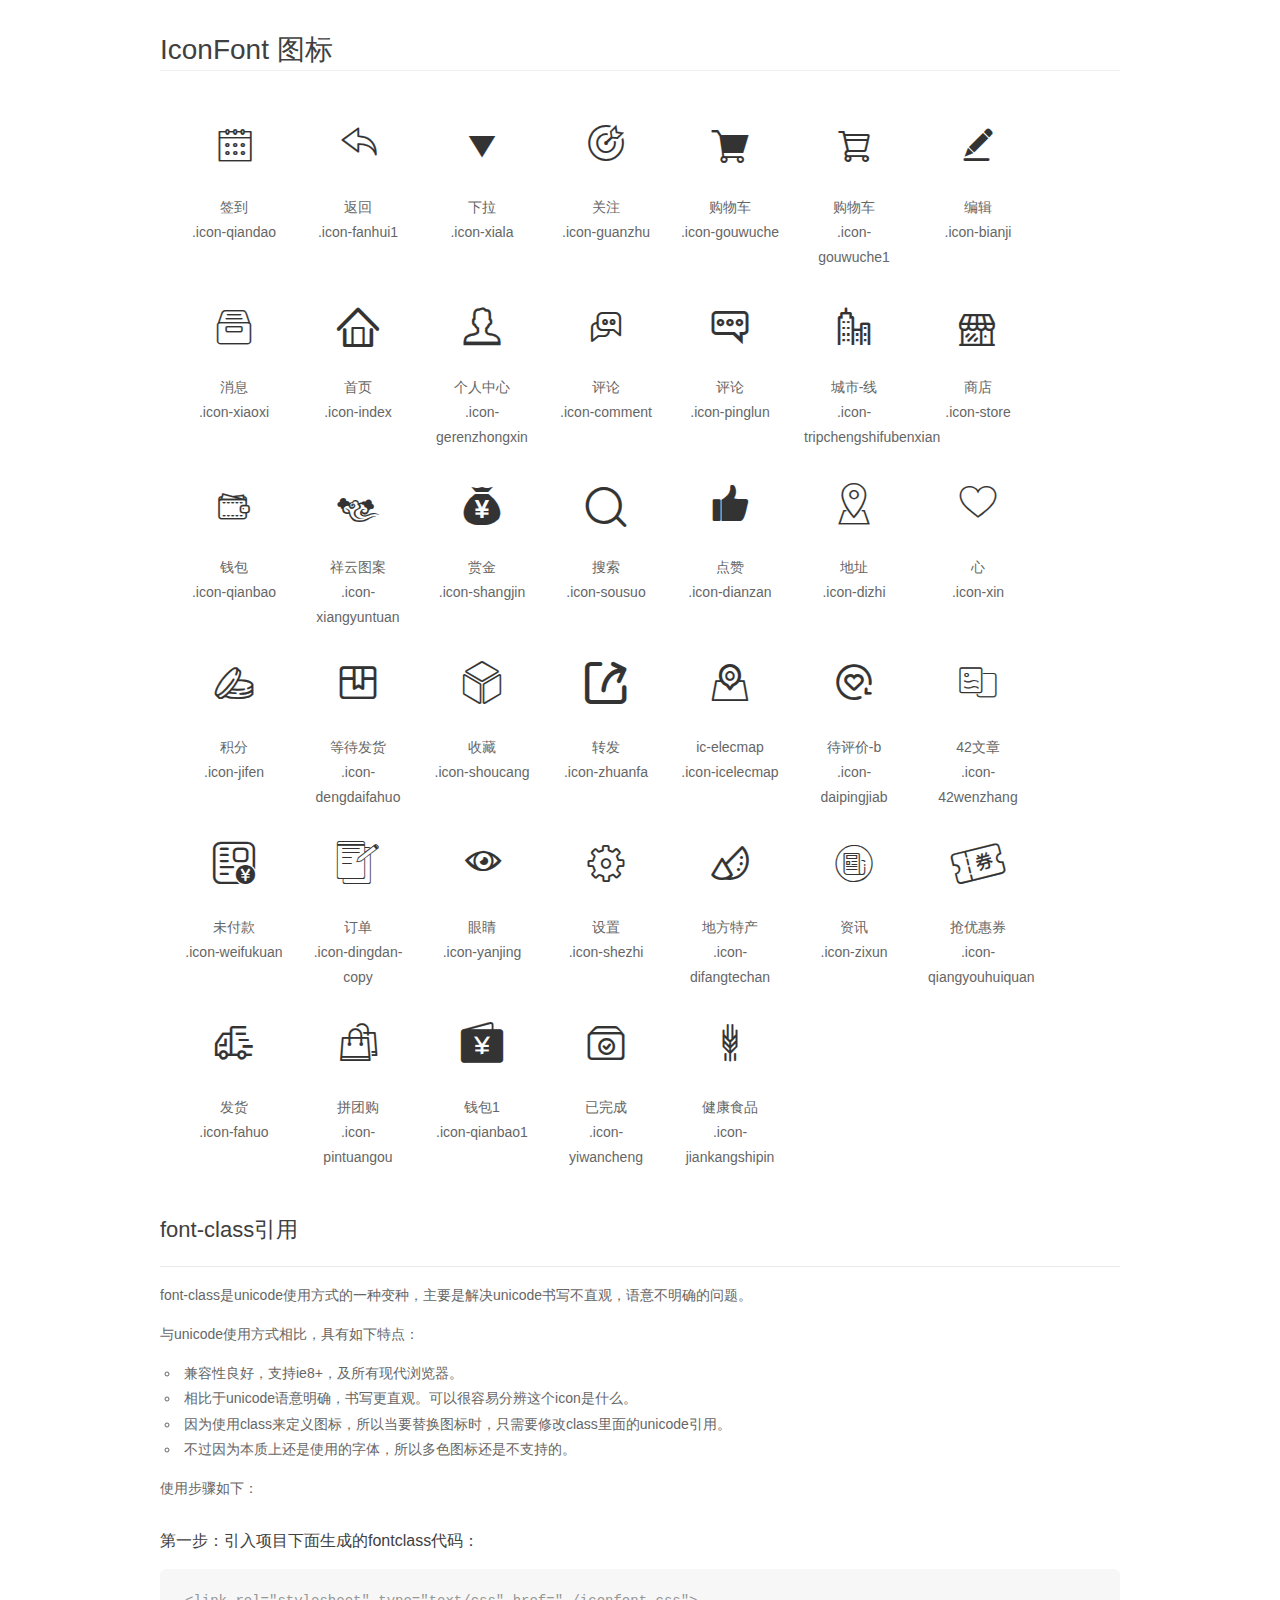
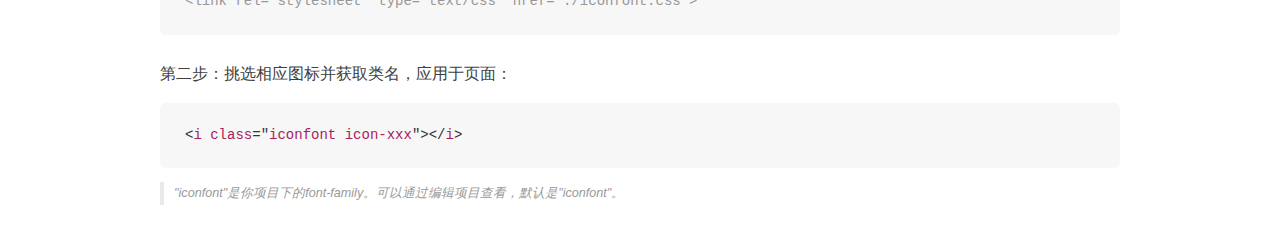
<file: Font/mobbile/demo_fontclass.html>
<!DOCTYPE html>
<html>
<head>
    <meta charset="utf-8"/>
    <title>IconFont</title>
    <link rel="stylesheet" href="demo.css">
    <link rel="stylesheet" href="iconfont.css">
</head>
<body>
    <div class="main markdown">
        <h1>IconFont 图标</h1>
        <ul class="icon_lists clear">
            
                <li>
                <i class="icon iconfont icon-qiandao"></i>
                    <div class="name">签到</div>
                    <div class="fontclass">.icon-qiandao</div>
                </li>
            
                <li>
                <i class="icon iconfont icon-fanhui1"></i>
                    <div class="name">返回</div>
                    <div class="fontclass">.icon-fanhui1</div>
                </li>
            
                <li>
                <i class="icon iconfont icon-xiala"></i>
                    <div class="name">下拉</div>
                    <div class="fontclass">.icon-xiala</div>
                </li>
            
                <li>
                <i class="icon iconfont icon-guanzhu"></i>
                    <div class="name">关注</div>
                    <div class="fontclass">.icon-guanzhu</div>
                </li>
            
                <li>
                <i class="icon iconfont icon-gouwuche"></i>
                    <div class="name">购物车</div>
                    <div class="fontclass">.icon-gouwuche</div>
                </li>
            
                <li>
                <i class="icon iconfont icon-gouwuche1"></i>
                    <div class="name">购物车</div>
                    <div class="fontclass">.icon-gouwuche1</div>
                </li>
            
                <li>
                <i class="icon iconfont icon-bianji"></i>
                    <div class="name">编辑</div>
                    <div class="fontclass">.icon-bianji</div>
                </li>
            
                <li>
                <i class="icon iconfont icon-xiaoxi"></i>
                    <div class="name">消息</div>
                    <div class="fontclass">.icon-xiaoxi</div>
                </li>
            
                <li>
                <i class="icon iconfont icon-index"></i>
                    <div class="name">首页</div>
                    <div class="fontclass">.icon-index</div>
                </li>
            
                <li>
                <i class="icon iconfont icon-gerenzhongxin"></i>
                    <div class="name">个人中心</div>
                    <div class="fontclass">.icon-gerenzhongxin</div>
                </li>
            
                <li>
                <i class="icon iconfont icon-comment"></i>
                    <div class="name">评论</div>
                    <div class="fontclass">.icon-comment</div>
                </li>
            
                <li>
                <i class="icon iconfont icon-pinglun"></i>
                    <div class="name">评论</div>
                    <div class="fontclass">.icon-pinglun</div>
                </li>
            
                <li>
                <i class="icon iconfont icon-tripchengshifubenxian"></i>
                    <div class="name">城市-线</div>
                    <div class="fontclass">.icon-tripchengshifubenxian</div>
                </li>
            
                <li>
                <i class="icon iconfont icon-store"></i>
                    <div class="name">商店</div>
                    <div class="fontclass">.icon-store</div>
                </li>
            
                <li>
                <i class="icon iconfont icon-qianbao"></i>
                    <div class="name">钱包</div>
                    <div class="fontclass">.icon-qianbao</div>
                </li>
            
                <li>
                <i class="icon iconfont icon-xiangyuntuan"></i>
                    <div class="name">祥云图案</div>
                    <div class="fontclass">.icon-xiangyuntuan</div>
                </li>
            
                <li>
                <i class="icon iconfont icon-shangjin"></i>
                    <div class="name">赏金</div>
                    <div class="fontclass">.icon-shangjin</div>
                </li>
            
                <li>
                <i class="icon iconfont icon-sousuo"></i>
                    <div class="name">搜索</div>
                    <div class="fontclass">.icon-sousuo</div>
                </li>
            
                <li>
                <i class="icon iconfont icon-dianzan"></i>
                    <div class="name">点赞</div>
                    <div class="fontclass">.icon-dianzan</div>
                </li>
            
                <li>
                <i class="icon iconfont icon-dizhi"></i>
                    <div class="name">地址</div>
                    <div class="fontclass">.icon-dizhi</div>
                </li>
            
                <li>
                <i class="icon iconfont icon-xin"></i>
                    <div class="name">心</div>
                    <div class="fontclass">.icon-xin</div>
                </li>
            
                <li>
                <i class="icon iconfont icon-jifen"></i>
                    <div class="name">积分</div>
                    <div class="fontclass">.icon-jifen</div>
                </li>
            
                <li>
                <i class="icon iconfont icon-dengdaifahuo"></i>
                    <div class="name">等待发货</div>
                    <div class="fontclass">.icon-dengdaifahuo</div>
                </li>
            
                <li>
                <i class="icon iconfont icon-shoucang"></i>
                    <div class="name">收藏</div>
                    <div class="fontclass">.icon-shoucang</div>
                </li>
            
                <li>
                <i class="icon iconfont icon-zhuanfa"></i>
                    <div class="name">转发</div>
                    <div class="fontclass">.icon-zhuanfa</div>
                </li>
            
                <li>
                <i class="icon iconfont icon-icelecmap"></i>
                    <div class="name">ic-elecmap</div>
                    <div class="fontclass">.icon-icelecmap</div>
                </li>
            
                <li>
                <i class="icon iconfont icon-daipingjiab"></i>
                    <div class="name">待评价-b</div>
                    <div class="fontclass">.icon-daipingjiab</div>
                </li>
            
                <li>
                <i class="icon iconfont icon-42wenzhang"></i>
                    <div class="name">42文章</div>
                    <div class="fontclass">.icon-42wenzhang</div>
                </li>
            
                <li>
                <i class="icon iconfont icon-weifukuan"></i>
                    <div class="name">未付款</div>
                    <div class="fontclass">.icon-weifukuan</div>
                </li>
            
                <li>
                <i class="icon iconfont icon-dingdan-copy"></i>
                    <div class="name">订单</div>
                    <div class="fontclass">.icon-dingdan-copy</div>
                </li>
            
                <li>
                <i class="icon iconfont icon-yanjing"></i>
                    <div class="name">眼睛</div>
                    <div class="fontclass">.icon-yanjing</div>
                </li>
            
                <li>
                <i class="icon iconfont icon-shezhi"></i>
                    <div class="name">设置</div>
                    <div class="fontclass">.icon-shezhi</div>
                </li>
            
                <li>
                <i class="icon iconfont icon-difangtechan"></i>
                    <div class="name">地方特产</div>
                    <div class="fontclass">.icon-difangtechan</div>
                </li>
            
                <li>
                <i class="icon iconfont icon-zixun"></i>
                    <div class="name">资讯</div>
                    <div class="fontclass">.icon-zixun</div>
                </li>
            
                <li>
                <i class="icon iconfont icon-qiangyouhuiquan"></i>
                    <div class="name">抢优惠券</div>
                    <div class="fontclass">.icon-qiangyouhuiquan</div>
                </li>
            
                <li>
                <i class="icon iconfont icon-fahuo"></i>
                    <div class="name">发货</div>
                    <div class="fontclass">.icon-fahuo</div>
                </li>
            
                <li>
                <i class="icon iconfont icon-pintuangou"></i>
                    <div class="name">拼团购</div>
                    <div class="fontclass">.icon-pintuangou</div>
                </li>
            
                <li>
                <i class="icon iconfont icon-qianbao1"></i>
                    <div class="name">钱包1</div>
                    <div class="fontclass">.icon-qianbao1</div>
                </li>
            
                <li>
                <i class="icon iconfont icon-yiwancheng"></i>
                    <div class="name">已完成</div>
                    <div class="fontclass">.icon-yiwancheng</div>
                </li>
            
                <li>
                <i class="icon iconfont icon-jiankangshipin"></i>
                    <div class="name">健康食品</div>
                    <div class="fontclass">.icon-jiankangshipin</div>
                </li>
            
        </ul>

        <h2 id="font-class-">font-class引用</h2>
        <hr>

        <p>font-class是unicode使用方式的一种变种，主要是解决unicode书写不直观，语意不明确的问题。</p>
        <p>与unicode使用方式相比，具有如下特点：</p>
        <ul>
        <li>兼容性良好，支持ie8+，及所有现代浏览器。</li>
        <li>相比于unicode语意明确，书写更直观。可以很容易分辨这个icon是什么。</li>
        <li>因为使用class来定义图标，所以当要替换图标时，只需要修改class里面的unicode引用。</li>
        <li>不过因为本质上还是使用的字体，所以多色图标还是不支持的。</li>
        </ul>
        <p>使用步骤如下：</p>
        <h3 id="-fontclass-">第一步：引入项目下面生成的fontclass代码：</h3>


        <pre><code class="lang-js hljs javascript"><span class="hljs-comment">&lt;link rel="stylesheet" type="text/css" href="./iconfont.css"&gt;</span></code></pre>
        <h3 id="-">第二步：挑选相应图标并获取类名，应用于页面：</h3>
        <pre><code class="lang-css hljs">&lt;<span class="hljs-selector-tag">i</span> <span class="hljs-selector-tag">class</span>="<span class="hljs-selector-tag">iconfont</span> <span class="hljs-selector-tag">icon-xxx</span>"&gt;&lt;/<span class="hljs-selector-tag">i</span>&gt;</code></pre>
        <blockquote>
        <p>"iconfont"是你项目下的font-family。可以通过编辑项目查看，默认是"iconfont"。</p>
        </blockquote>
    </div>
</body>
</html>
</file>
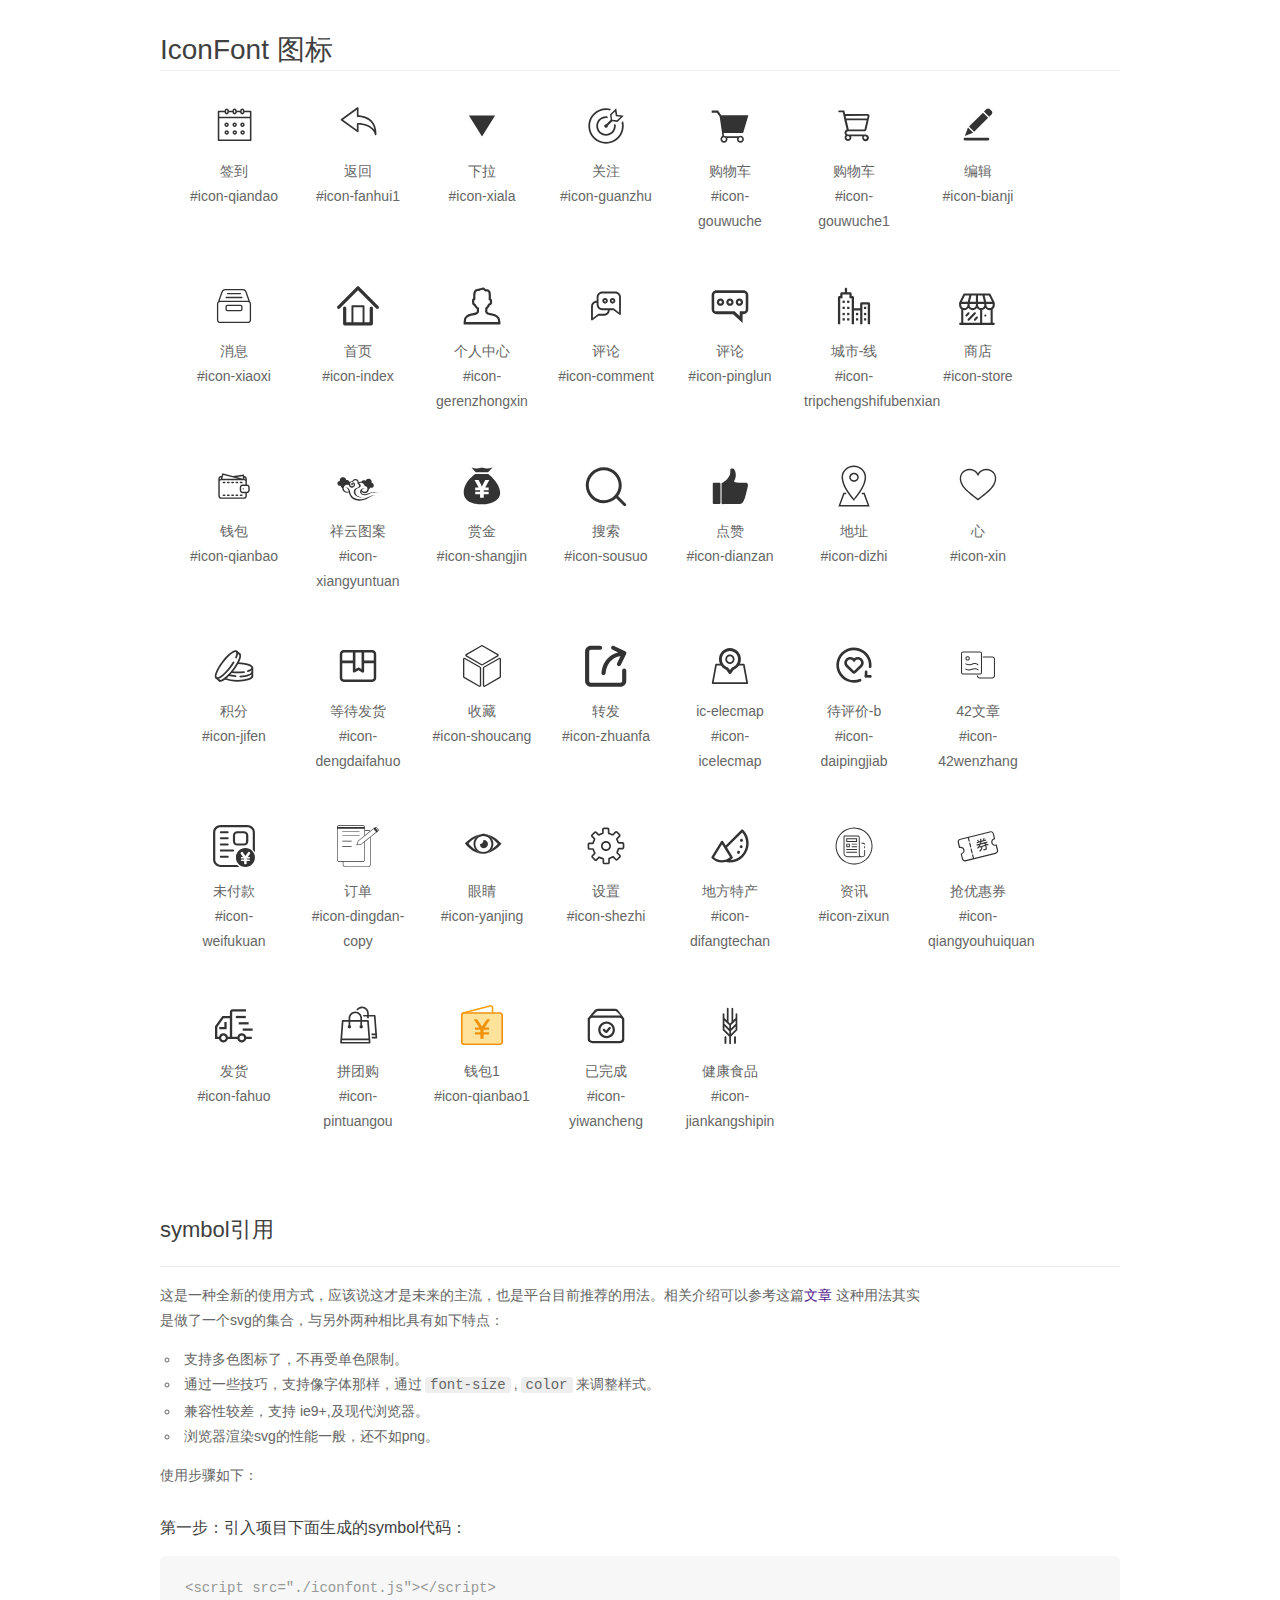
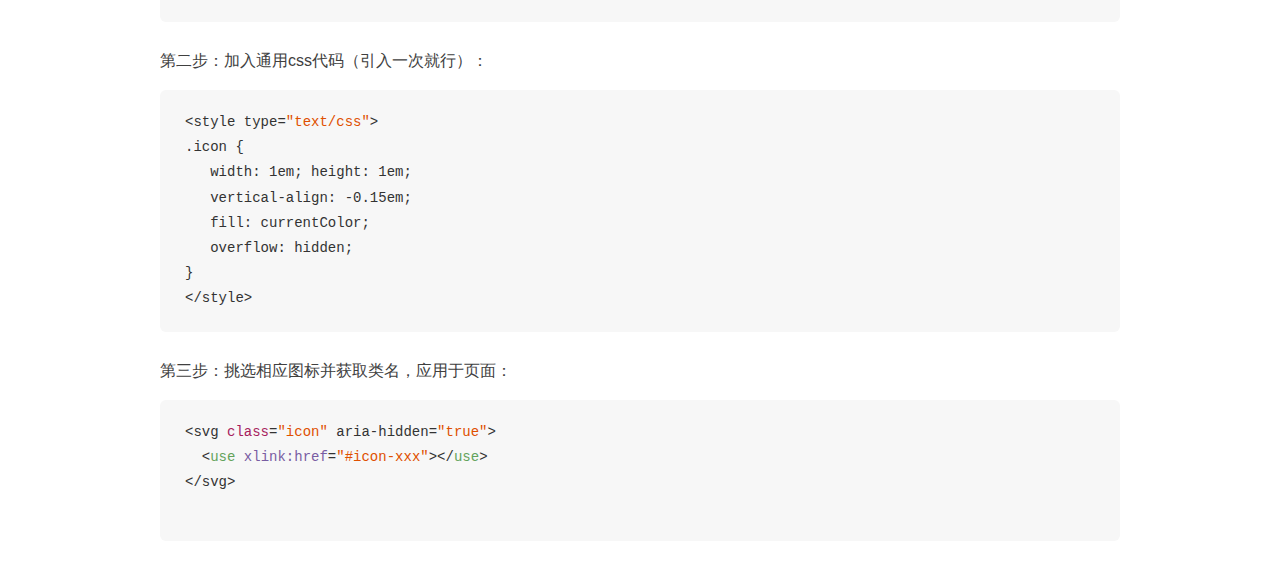
<file: Font/mobbile/demo_symbol.html>
<!DOCTYPE html>
<html>
<head>
    <meta charset="utf-8"/>
    <title>IconFont</title>
    <link rel="stylesheet" href="demo.css">
    <script src="iconfont.js"></script>

    <style type="text/css">
        .icon {
          /* 通过设置 font-size 来改变图标大小 */
          width: 1em; height: 1em;
          /* 图标和文字相邻时，垂直对齐 */
          vertical-align: -0.15em;
          /* 通过设置 color 来改变 SVG 的颜色/fill */
          fill: currentColor;
          /* path 和 stroke 溢出 viewBox 部分在 IE 下会显示
             normalize.css 中也包含这行 */
          overflow: hidden;
        }

    </style>
</head>
<body>
    <div class="main markdown">
        <h1>IconFont 图标</h1>
        <ul class="icon_lists clear">
            
                <li>
                    <svg class="icon" aria-hidden="true">
                        <use xlink:href="#icon-qiandao"></use>
                    </svg>
                    <div class="name">签到</div>
                    <div class="fontclass">#icon-qiandao</div>
                </li>
            
                <li>
                    <svg class="icon" aria-hidden="true">
                        <use xlink:href="#icon-fanhui1"></use>
                    </svg>
                    <div class="name">返回</div>
                    <div class="fontclass">#icon-fanhui1</div>
                </li>
            
                <li>
                    <svg class="icon" aria-hidden="true">
                        <use xlink:href="#icon-xiala"></use>
                    </svg>
                    <div class="name">下拉</div>
                    <div class="fontclass">#icon-xiala</div>
                </li>
            
                <li>
                    <svg class="icon" aria-hidden="true">
                        <use xlink:href="#icon-guanzhu"></use>
                    </svg>
                    <div class="name">关注</div>
                    <div class="fontclass">#icon-guanzhu</div>
                </li>
            
                <li>
                    <svg class="icon" aria-hidden="true">
                        <use xlink:href="#icon-gouwuche"></use>
                    </svg>
                    <div class="name">购物车</div>
                    <div class="fontclass">#icon-gouwuche</div>
                </li>
            
                <li>
                    <svg class="icon" aria-hidden="true">
                        <use xlink:href="#icon-gouwuche1"></use>
                    </svg>
                    <div class="name">购物车</div>
                    <div class="fontclass">#icon-gouwuche1</div>
                </li>
            
                <li>
                    <svg class="icon" aria-hidden="true">
                        <use xlink:href="#icon-bianji"></use>
                    </svg>
                    <div class="name">编辑</div>
                    <div class="fontclass">#icon-bianji</div>
                </li>
            
                <li>
                    <svg class="icon" aria-hidden="true">
                        <use xlink:href="#icon-xiaoxi"></use>
                    </svg>
                    <div class="name">消息</div>
                    <div class="fontclass">#icon-xiaoxi</div>
                </li>
            
                <li>
                    <svg class="icon" aria-hidden="true">
                        <use xlink:href="#icon-index"></use>
                    </svg>
                    <div class="name">首页</div>
                    <div class="fontclass">#icon-index</div>
                </li>
            
                <li>
                    <svg class="icon" aria-hidden="true">
                        <use xlink:href="#icon-gerenzhongxin"></use>
                    </svg>
                    <div class="name">个人中心</div>
                    <div class="fontclass">#icon-gerenzhongxin</div>
                </li>
            
                <li>
                    <svg class="icon" aria-hidden="true">
                        <use xlink:href="#icon-comment"></use>
                    </svg>
                    <div class="name">评论</div>
                    <div class="fontclass">#icon-comment</div>
                </li>
            
                <li>
                    <svg class="icon" aria-hidden="true">
                        <use xlink:href="#icon-pinglun"></use>
                    </svg>
                    <div class="name">评论</div>
                    <div class="fontclass">#icon-pinglun</div>
                </li>
            
                <li>
                    <svg class="icon" aria-hidden="true">
                        <use xlink:href="#icon-tripchengshifubenxian"></use>
                    </svg>
                    <div class="name">城市-线</div>
                    <div class="fontclass">#icon-tripchengshifubenxian</div>
                </li>
            
                <li>
                    <svg class="icon" aria-hidden="true">
                        <use xlink:href="#icon-store"></use>
                    </svg>
                    <div class="name">商店</div>
                    <div class="fontclass">#icon-store</div>
                </li>
            
                <li>
                    <svg class="icon" aria-hidden="true">
                        <use xlink:href="#icon-qianbao"></use>
                    </svg>
                    <div class="name">钱包</div>
                    <div class="fontclass">#icon-qianbao</div>
                </li>
            
                <li>
                    <svg class="icon" aria-hidden="true">
                        <use xlink:href="#icon-xiangyuntuan"></use>
                    </svg>
                    <div class="name">祥云图案</div>
                    <div class="fontclass">#icon-xiangyuntuan</div>
                </li>
            
                <li>
                    <svg class="icon" aria-hidden="true">
                        <use xlink:href="#icon-shangjin"></use>
                    </svg>
                    <div class="name">赏金</div>
                    <div class="fontclass">#icon-shangjin</div>
                </li>
            
                <li>
                    <svg class="icon" aria-hidden="true">
                        <use xlink:href="#icon-sousuo"></use>
                    </svg>
                    <div class="name">搜索</div>
                    <div class="fontclass">#icon-sousuo</div>
                </li>
            
                <li>
                    <svg class="icon" aria-hidden="true">
                        <use xlink:href="#icon-dianzan"></use>
                    </svg>
                    <div class="name">点赞</div>
                    <div class="fontclass">#icon-dianzan</div>
                </li>
            
                <li>
                    <svg class="icon" aria-hidden="true">
                        <use xlink:href="#icon-dizhi"></use>
                    </svg>
                    <div class="name">地址</div>
                    <div class="fontclass">#icon-dizhi</div>
                </li>
            
                <li>
                    <svg class="icon" aria-hidden="true">
                        <use xlink:href="#icon-xin"></use>
                    </svg>
                    <div class="name">心</div>
                    <div class="fontclass">#icon-xin</div>
                </li>
            
                <li>
                    <svg class="icon" aria-hidden="true">
                        <use xlink:href="#icon-jifen"></use>
                    </svg>
                    <div class="name">积分</div>
                    <div class="fontclass">#icon-jifen</div>
                </li>
            
                <li>
                    <svg class="icon" aria-hidden="true">
                        <use xlink:href="#icon-dengdaifahuo"></use>
                    </svg>
                    <div class="name">等待发货</div>
                    <div class="fontclass">#icon-dengdaifahuo</div>
                </li>
            
                <li>
                    <svg class="icon" aria-hidden="true">
                        <use xlink:href="#icon-shoucang"></use>
                    </svg>
                    <div class="name">收藏</div>
                    <div class="fontclass">#icon-shoucang</div>
                </li>
            
                <li>
                    <svg class="icon" aria-hidden="true">
                        <use xlink:href="#icon-zhuanfa"></use>
                    </svg>
                    <div class="name">转发</div>
                    <div class="fontclass">#icon-zhuanfa</div>
                </li>
            
                <li>
                    <svg class="icon" aria-hidden="true">
                        <use xlink:href="#icon-icelecmap"></use>
                    </svg>
                    <div class="name">ic-elecmap</div>
                    <div class="fontclass">#icon-icelecmap</div>
                </li>
            
                <li>
                    <svg class="icon" aria-hidden="true">
                        <use xlink:href="#icon-daipingjiab"></use>
                    </svg>
                    <div class="name">待评价-b</div>
                    <div class="fontclass">#icon-daipingjiab</div>
                </li>
            
                <li>
                    <svg class="icon" aria-hidden="true">
                        <use xlink:href="#icon-42wenzhang"></use>
                    </svg>
                    <div class="name">42文章</div>
                    <div class="fontclass">#icon-42wenzhang</div>
                </li>
            
                <li>
                    <svg class="icon" aria-hidden="true">
                        <use xlink:href="#icon-weifukuan"></use>
                    </svg>
                    <div class="name">未付款</div>
                    <div class="fontclass">#icon-weifukuan</div>
                </li>
            
                <li>
                    <svg class="icon" aria-hidden="true">
                        <use xlink:href="#icon-dingdan-copy"></use>
                    </svg>
                    <div class="name">订单</div>
                    <div class="fontclass">#icon-dingdan-copy</div>
                </li>
            
                <li>
                    <svg class="icon" aria-hidden="true">
                        <use xlink:href="#icon-yanjing"></use>
                    </svg>
                    <div class="name">眼睛</div>
                    <div class="fontclass">#icon-yanjing</div>
                </li>
            
                <li>
                    <svg class="icon" aria-hidden="true">
                        <use xlink:href="#icon-shezhi"></use>
                    </svg>
                    <div class="name">设置</div>
                    <div class="fontclass">#icon-shezhi</div>
                </li>
            
                <li>
                    <svg class="icon" aria-hidden="true">
                        <use xlink:href="#icon-difangtechan"></use>
                    </svg>
                    <div class="name">地方特产</div>
                    <div class="fontclass">#icon-difangtechan</div>
                </li>
            
                <li>
                    <svg class="icon" aria-hidden="true">
                        <use xlink:href="#icon-zixun"></use>
                    </svg>
                    <div class="name">资讯</div>
                    <div class="fontclass">#icon-zixun</div>
                </li>
            
                <li>
                    <svg class="icon" aria-hidden="true">
                        <use xlink:href="#icon-qiangyouhuiquan"></use>
                    </svg>
                    <div class="name">抢优惠券</div>
                    <div class="fontclass">#icon-qiangyouhuiquan</div>
                </li>
            
                <li>
                    <svg class="icon" aria-hidden="true">
                        <use xlink:href="#icon-fahuo"></use>
                    </svg>
                    <div class="name">发货</div>
                    <div class="fontclass">#icon-fahuo</div>
                </li>
            
                <li>
                    <svg class="icon" aria-hidden="true">
                        <use xlink:href="#icon-pintuangou"></use>
                    </svg>
                    <div class="name">拼团购</div>
                    <div class="fontclass">#icon-pintuangou</div>
                </li>
            
                <li>
                    <svg class="icon" aria-hidden="true">
                        <use xlink:href="#icon-qianbao1"></use>
                    </svg>
                    <div class="name">钱包1</div>
                    <div class="fontclass">#icon-qianbao1</div>
                </li>
            
                <li>
                    <svg class="icon" aria-hidden="true">
                        <use xlink:href="#icon-yiwancheng"></use>
                    </svg>
                    <div class="name">已完成</div>
                    <div class="fontclass">#icon-yiwancheng</div>
                </li>
            
                <li>
                    <svg class="icon" aria-hidden="true">
                        <use xlink:href="#icon-jiankangshipin"></use>
                    </svg>
                    <div class="name">健康食品</div>
                    <div class="fontclass">#icon-jiankangshipin</div>
                </li>
            
        </ul>


        <h2 id="symbol-">symbol引用</h2>
        <hr>

        <p>这是一种全新的使用方式，应该说这才是未来的主流，也是平台目前推荐的用法。相关介绍可以参考这篇<a href="">文章</a>
        这种用法其实是做了一个svg的集合，与另外两种相比具有如下特点：</p>
        <ul>
          <li>支持多色图标了，不再受单色限制。</li>
          <li>通过一些技巧，支持像字体那样，通过<code>font-size</code>,<code>color</code>来调整样式。</li>
          <li>兼容性较差，支持 ie9+,及现代浏览器。</li>
          <li>浏览器渲染svg的性能一般，还不如png。</li>
        </ul>
        <p>使用步骤如下：</p>
        <h3 id="-symbol-">第一步：引入项目下面生成的symbol代码：</h3>
        <pre><code class="lang-js hljs javascript"><span class="hljs-comment">&lt;script src="./iconfont.js"&gt;&lt;/script&gt;</span></code></pre>
        <h3 id="-css-">第二步：加入通用css代码（引入一次就行）：</h3>
        <pre><code class="lang-js hljs javascript">&lt;style type=<span class="hljs-string">"text/css"</span>&gt;
.icon {
   width: <span class="hljs-number">1</span>em; height: <span class="hljs-number">1</span>em;
   vertical-align: <span class="hljs-number">-0.15</span>em;
   fill: currentColor;
   overflow: hidden;
}
&lt;<span class="hljs-regexp">/style&gt;</span></code></pre>
        <h3 id="-">第三步：挑选相应图标并获取类名，应用于页面：</h3>
        <pre><code class="lang-js hljs javascript">&lt;svg <span class="hljs-class"><span class="hljs-keyword">class</span></span>=<span class="hljs-string">"icon"</span> aria-hidden=<span class="hljs-string">"true"</span>&gt;<span class="xml"><span class="hljs-tag">
  &lt;<span class="hljs-name">use</span> <span class="hljs-attr">xlink:href</span>=<span class="hljs-string">"#icon-xxx"</span>&gt;</span><span class="hljs-tag">&lt;/<span class="hljs-name">use</span>&gt;</span>
</span>&lt;<span class="hljs-regexp">/svg&gt;
        </span></code></pre>
    </div>
</body>
</html>
</file>
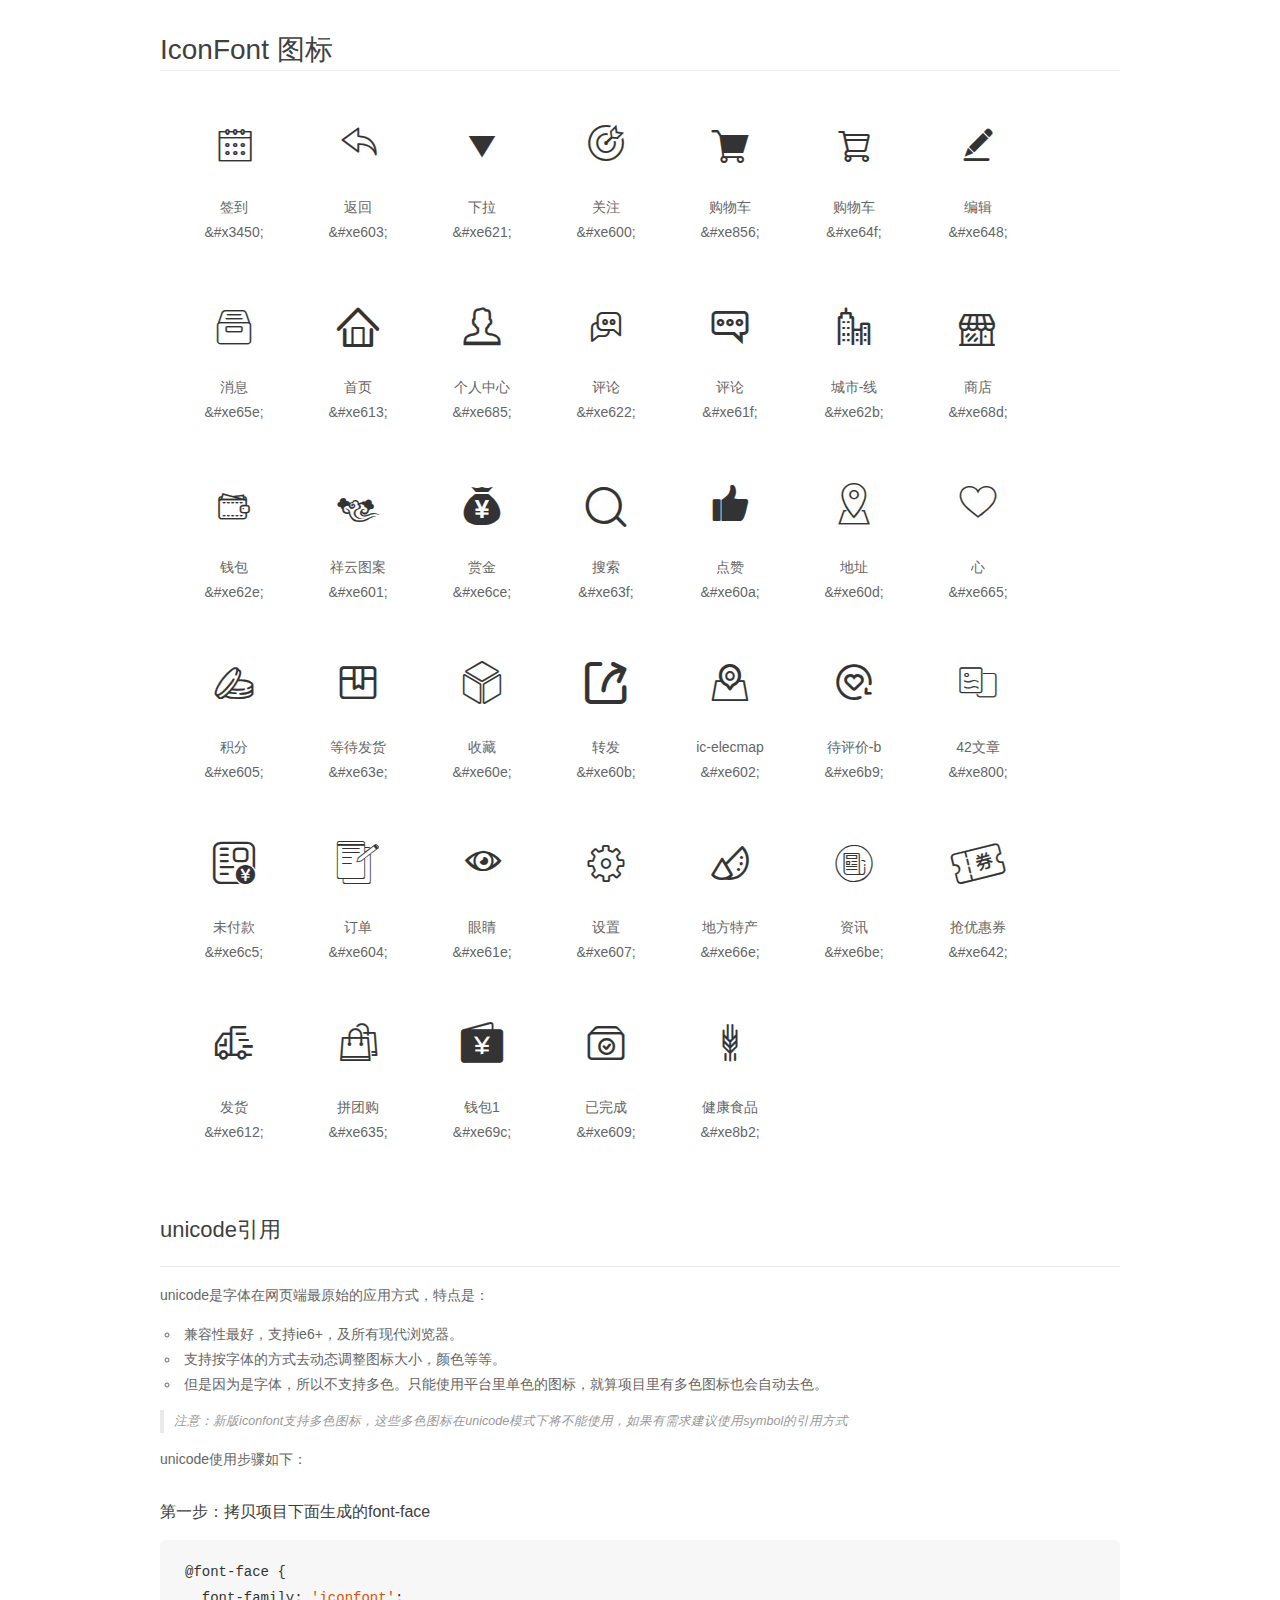
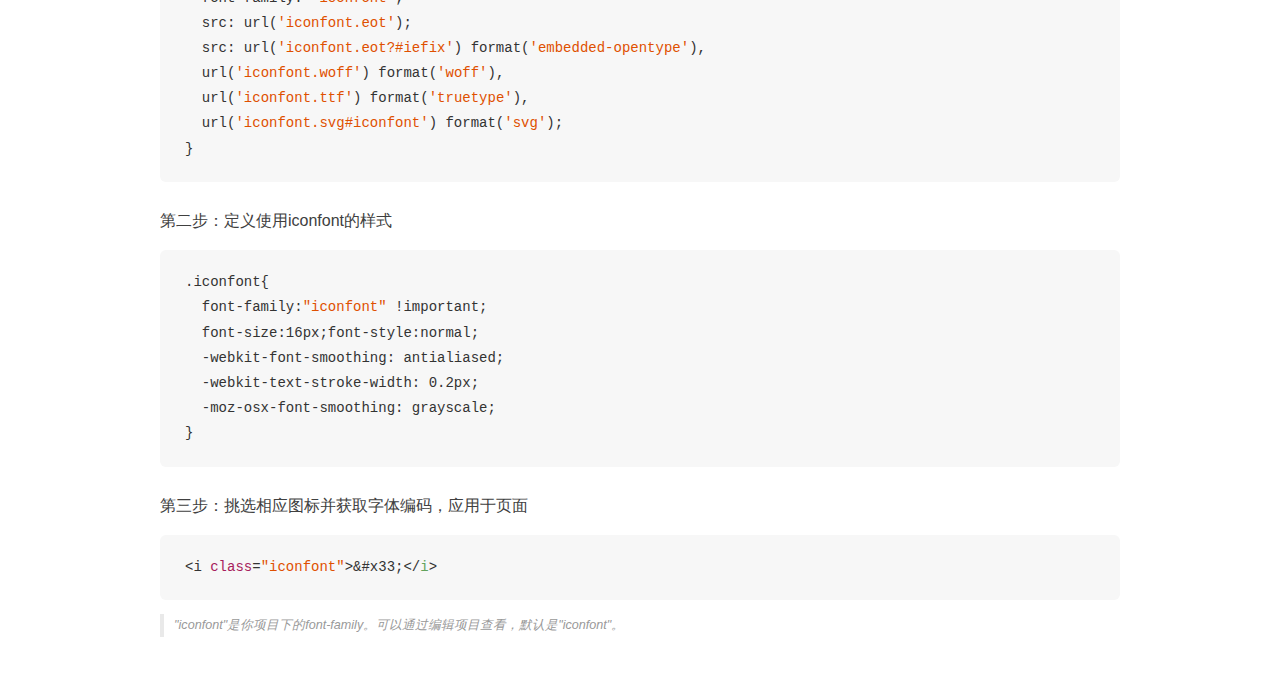
<file: Font/mobbile/demo_unicode.html>
<!DOCTYPE html>
<html>
<head>
    <meta charset="utf-8"/>
    <title>IconFont</title>
    <link rel="stylesheet" href="demo.css">

    <style type="text/css">

        @font-face {font-family: "iconfont";
          src: url('iconfont.eot'); /* IE9*/
          src: url('iconfont.eot#iefix') format('embedded-opentype'), /* IE6-IE8 */
          url('iconfont.woff') format('woff'), /* chrome, firefox */
          url('iconfont.ttf') format('truetype'), /* chrome, firefox, opera, Safari, Android, iOS 4.2+*/
          url('iconfont.svg#iconfont') format('svg'); /* iOS 4.1- */
        }

        .iconfont {
          font-family:"iconfont" !important;
          font-size:16px;
          font-style:normal;
          -webkit-font-smoothing: antialiased;
          -webkit-text-stroke-width: 0.2px;
          -moz-osx-font-smoothing: grayscale;
        }

    </style>
</head>
<body>
    <div class="main markdown">
        <h1>IconFont 图标</h1>
        <ul class="icon_lists clear">
            
                <li>
                <i class="icon iconfont">&#x3450;</i>
                    <div class="name">签到</div>
                    <div class="code">&amp;#x3450;</div>
                </li>
            
                <li>
                <i class="icon iconfont">&#xe603;</i>
                    <div class="name">返回</div>
                    <div class="code">&amp;#xe603;</div>
                </li>
            
                <li>
                <i class="icon iconfont">&#xe621;</i>
                    <div class="name">下拉</div>
                    <div class="code">&amp;#xe621;</div>
                </li>
            
                <li>
                <i class="icon iconfont">&#xe600;</i>
                    <div class="name">关注</div>
                    <div class="code">&amp;#xe600;</div>
                </li>
            
                <li>
                <i class="icon iconfont">&#xe856;</i>
                    <div class="name">购物车</div>
                    <div class="code">&amp;#xe856;</div>
                </li>
            
                <li>
                <i class="icon iconfont">&#xe64f;</i>
                    <div class="name">购物车</div>
                    <div class="code">&amp;#xe64f;</div>
                </li>
            
                <li>
                <i class="icon iconfont">&#xe648;</i>
                    <div class="name">编辑</div>
                    <div class="code">&amp;#xe648;</div>
                </li>
            
                <li>
                <i class="icon iconfont">&#xe65e;</i>
                    <div class="name">消息</div>
                    <div class="code">&amp;#xe65e;</div>
                </li>
            
                <li>
                <i class="icon iconfont">&#xe613;</i>
                    <div class="name">首页</div>
                    <div class="code">&amp;#xe613;</div>
                </li>
            
                <li>
                <i class="icon iconfont">&#xe685;</i>
                    <div class="name">个人中心</div>
                    <div class="code">&amp;#xe685;</div>
                </li>
            
                <li>
                <i class="icon iconfont">&#xe622;</i>
                    <div class="name">评论</div>
                    <div class="code">&amp;#xe622;</div>
                </li>
            
                <li>
                <i class="icon iconfont">&#xe61f;</i>
                    <div class="name">评论</div>
                    <div class="code">&amp;#xe61f;</div>
                </li>
            
                <li>
                <i class="icon iconfont">&#xe62b;</i>
                    <div class="name">城市-线</div>
                    <div class="code">&amp;#xe62b;</div>
                </li>
            
                <li>
                <i class="icon iconfont">&#xe68d;</i>
                    <div class="name">商店</div>
                    <div class="code">&amp;#xe68d;</div>
                </li>
            
                <li>
                <i class="icon iconfont">&#xe62e;</i>
                    <div class="name">钱包</div>
                    <div class="code">&amp;#xe62e;</div>
                </li>
            
                <li>
                <i class="icon iconfont">&#xe601;</i>
                    <div class="name">祥云图案</div>
                    <div class="code">&amp;#xe601;</div>
                </li>
            
                <li>
                <i class="icon iconfont">&#xe6ce;</i>
                    <div class="name">赏金</div>
                    <div class="code">&amp;#xe6ce;</div>
                </li>
            
                <li>
                <i class="icon iconfont">&#xe63f;</i>
                    <div class="name">搜索</div>
                    <div class="code">&amp;#xe63f;</div>
                </li>
            
                <li>
                <i class="icon iconfont">&#xe60a;</i>
                    <div class="name">点赞</div>
                    <div class="code">&amp;#xe60a;</div>
                </li>
            
                <li>
                <i class="icon iconfont">&#xe60d;</i>
                    <div class="name">地址</div>
                    <div class="code">&amp;#xe60d;</div>
                </li>
            
                <li>
                <i class="icon iconfont">&#xe665;</i>
                    <div class="name">心</div>
                    <div class="code">&amp;#xe665;</div>
                </li>
            
                <li>
                <i class="icon iconfont">&#xe605;</i>
                    <div class="name">积分</div>
                    <div class="code">&amp;#xe605;</div>
                </li>
            
                <li>
                <i class="icon iconfont">&#xe63e;</i>
                    <div class="name">等待发货</div>
                    <div class="code">&amp;#xe63e;</div>
                </li>
            
                <li>
                <i class="icon iconfont">&#xe60e;</i>
                    <div class="name">收藏</div>
                    <div class="code">&amp;#xe60e;</div>
                </li>
            
                <li>
                <i class="icon iconfont">&#xe60b;</i>
                    <div class="name">转发</div>
                    <div class="code">&amp;#xe60b;</div>
                </li>
            
                <li>
                <i class="icon iconfont">&#xe602;</i>
                    <div class="name">ic-elecmap</div>
                    <div class="code">&amp;#xe602;</div>
                </li>
            
                <li>
                <i class="icon iconfont">&#xe6b9;</i>
                    <div class="name">待评价-b</div>
                    <div class="code">&amp;#xe6b9;</div>
                </li>
            
                <li>
                <i class="icon iconfont">&#xe800;</i>
                    <div class="name">42文章</div>
                    <div class="code">&amp;#xe800;</div>
                </li>
            
                <li>
                <i class="icon iconfont">&#xe6c5;</i>
                    <div class="name">未付款</div>
                    <div class="code">&amp;#xe6c5;</div>
                </li>
            
                <li>
                <i class="icon iconfont">&#xe604;</i>
                    <div class="name">订单</div>
                    <div class="code">&amp;#xe604;</div>
                </li>
            
                <li>
                <i class="icon iconfont">&#xe61e;</i>
                    <div class="name">眼睛</div>
                    <div class="code">&amp;#xe61e;</div>
                </li>
            
                <li>
                <i class="icon iconfont">&#xe607;</i>
                    <div class="name">设置</div>
                    <div class="code">&amp;#xe607;</div>
                </li>
            
                <li>
                <i class="icon iconfont">&#xe66e;</i>
                    <div class="name">地方特产</div>
                    <div class="code">&amp;#xe66e;</div>
                </li>
            
                <li>
                <i class="icon iconfont">&#xe6be;</i>
                    <div class="name">资讯</div>
                    <div class="code">&amp;#xe6be;</div>
                </li>
            
                <li>
                <i class="icon iconfont">&#xe642;</i>
                    <div class="name">抢优惠券</div>
                    <div class="code">&amp;#xe642;</div>
                </li>
            
                <li>
                <i class="icon iconfont">&#xe612;</i>
                    <div class="name">发货</div>
                    <div class="code">&amp;#xe612;</div>
                </li>
            
                <li>
                <i class="icon iconfont">&#xe635;</i>
                    <div class="name">拼团购</div>
                    <div class="code">&amp;#xe635;</div>
                </li>
            
                <li>
                <i class="icon iconfont">&#xe69c;</i>
                    <div class="name">钱包1</div>
                    <div class="code">&amp;#xe69c;</div>
                </li>
            
                <li>
                <i class="icon iconfont">&#xe609;</i>
                    <div class="name">已完成</div>
                    <div class="code">&amp;#xe609;</div>
                </li>
            
                <li>
                <i class="icon iconfont">&#xe8b2;</i>
                    <div class="name">健康食品</div>
                    <div class="code">&amp;#xe8b2;</div>
                </li>
            
        </ul>
        <h2 id="unicode-">unicode引用</h2>
        <hr>

        <p>unicode是字体在网页端最原始的应用方式，特点是：</p>
        <ul>
        <li>兼容性最好，支持ie6+，及所有现代浏览器。</li>
        <li>支持按字体的方式去动态调整图标大小，颜色等等。</li>
        <li>但是因为是字体，所以不支持多色。只能使用平台里单色的图标，就算项目里有多色图标也会自动去色。</li>
        </ul>
        <blockquote>
        <p>注意：新版iconfont支持多色图标，这些多色图标在unicode模式下将不能使用，如果有需求建议使用symbol的引用方式</p>
        </blockquote>
        <p>unicode使用步骤如下：</p>
        <h3 id="-font-face">第一步：拷贝项目下面生成的font-face</h3>
        <pre><code class="lang-js hljs javascript">@font-face {
  font-family: <span class="hljs-string">'iconfont'</span>;
  src: url(<span class="hljs-string">'iconfont.eot'</span>);
  src: url(<span class="hljs-string">'iconfont.eot?#iefix'</span>) format(<span class="hljs-string">'embedded-opentype'</span>),
  url(<span class="hljs-string">'iconfont.woff'</span>) format(<span class="hljs-string">'woff'</span>),
  url(<span class="hljs-string">'iconfont.ttf'</span>) format(<span class="hljs-string">'truetype'</span>),
  url(<span class="hljs-string">'iconfont.svg#iconfont'</span>) format(<span class="hljs-string">'svg'</span>);
}
</code></pre>
        <h3 id="-iconfont-">第二步：定义使用iconfont的样式</h3>
        <pre><code class="lang-js hljs javascript">.iconfont{
  font-family:<span class="hljs-string">"iconfont"</span> !important;
  font-size:<span class="hljs-number">16</span>px;font-style:normal;
  -webkit-font-smoothing: antialiased;
  -webkit-text-stroke-width: <span class="hljs-number">0.2</span>px;
  -moz-osx-font-smoothing: grayscale;
}
</code></pre>
        <h3 id="-">第三步：挑选相应图标并获取字体编码，应用于页面</h3>
        <pre><code class="lang-js hljs javascript">&lt;i <span class="hljs-class"><span class="hljs-keyword">class</span></span>=<span class="hljs-string">"iconfont"</span>&gt;&amp;#x33;<span class="xml"><span class="hljs-tag">&lt;/<span class="hljs-name">i</span>&gt;</span></span></code></pre>

        <blockquote>
        <p>"iconfont"是你项目下的font-family。可以通过编辑项目查看，默认是"iconfont"。</p>
        </blockquote>
    </div>


</body>
</html>
</file>
<file: css/mobile/css/index.css>
html body {
	background-color: #f5f5f5;
}
p{
	max-height: 100%;
}
#banner {
	position: relative;
}

#banner .header {
	width: 100%;
	position: absolute;
	top: 0.23rem;
	display: -webkit-flex;
	display: -ms-flexbox;
	display: flex;
	justify-content: space-around;
	-webkit-justify-content: space-around;
	align-items: center;
	z-index: 999;
}

#banner .header .search-btn {
	display: -webkit-flex;
	display: -ms-flexbox;
	display: flex;
	justify-content: center;
	align-items: center;
	flex: 1;
}

#banner .header .search-btn a {
	width: 0.75rem;
	height: 0.75rem;
	border-radius: 50%;
	border: solid 1px #959595;
	display: -webkit-flex;
	display: -ms-flexbox;
	display: flex;
	justify-content: center;
	align-items: center;
}

#banner .header .search-btn a i {
	color: #fff;
	font-size: 24px;
}

[data-dpr="1"] #banner .header .search-btn a i {
	font-size: 12px;
}

[data-dpr="3"] #banner .header .search-btn a i {
	font-size: 36px;
}

#banner .header .position-btn {
	display: -webkit-flex;
	display: -ms-flexbox;
	display: flex;
	flex: 3;
	border: solid 1px #9d9d9d;
	border-radius: 0.31rem;
	height: 0.75rem;
}

#banner .header .position-btn a {
	color: #fff;
	width: 100%;
	height: 100%;
	display: -webkit-flex;
	display: -ms-flexbox;
	display: flex;
	text-indent: 0.46rem;
	align-items: center;
	font-size: 20px;
	position: relative;
}

[data-dpr="1"] #banner .header .position-btn a {
	font-size: 12px;
}

[data-dpr="3"] #banner .header .position-btn a {
	font-size: 36px;
}

#banner .header .position-btn a i {
	font-size: 16px;
	position: absolute;
	right: 0.31rem;
	color: #fff;
}

[data-dpr="1"] #banner .header .position-btn a i {
	font-size: 12px;
}

[data-dpr="3"] #banner .header .position-btn a i {
	font-size: 36px;
}

#banner .header .gouwu-btn {
	display: -webkit-flex;
	display: -ms-flexbox;
	display: flex;
	justify-content: center;
	align-items: center;
	flex: 1;
}

#banner .header .gouwu-btn a {
	width: 0.75rem;
	height: 0.75rem;
	border-radius: 50%;
	border: solid 1px #959595;
	display: -webkit-flex;
	display: -ms-flexbox;
	display: flex;
	justify-content: center;
	align-items: center;
}

#banner .header .gouwu-btn a i {
	color: #fff;
	font-size: 24px;
}

[data-dpr="1"] #banner .header .gouwu-btn a i {
	font-size: 12px;
}

[data-dpr="3"] #banner .header .gouwu-btn a i {
	font-size: 36px;
}

#banner .img-one {
	background-image: url(../../../Uploadfile/images/new1_banner.jpg);
	width: 100%;
	height: 5.62rem;
	background-size: 100% 100%;
}

#banner .img-two {
	background-image: url(../../../Uploadfile/images/new1_banner.jpg);
	width: 100%;
	height: 5.62rem;
	background-size: 100% 100%;
}

#banner .img-three {
	background-image: url(../../../Uploadfile/images/new1_banner.jpg);
	width: 100%;
	height: 5.62rem;
	background-size: 100% 100%;
}

#banner .img-four {
	background-image: url(../../../Uploadfile/images/new1_banner.jpg);
	width: 100%;
	height: 5.62rem;
	background-size: 100% 100%;
}
#container{
	margin-bottom:1.48rem;
}
#menu {
	margin: 0.23rem 0;
}

#menu .menu-box {
	background-color: #fff;
	padding: 0.23rem 0;
}

#menu .menu-box ul {
	padding: 0;
	list-style: none;
	display: -webkit-flex;
	display: -ms-flexbox;
	display: flex;
	width: 100%;
	align-items: center;
}

#menu .menu-box ul li {
	list-style: none;
	display: -webkit-flex;
	display: -ms-flexbox;
	display: flex;
	flex: 1;
	justify-content: center;
	flex-direction: column;
	align-items: center;
}

#menu .menu-box ul li span {
	font-size: 16px;
	margin-top: 0.23rem;
}

[data-dpr="1"] #menu .menu-box ul li span {
	font-size: 12px;
}

[data-dpr="3"] #menu .menu-box ul li span {
	font-size: 36px;
}

#menu .menu-box ul li a img {
	width: 1.56rem;
	height: 0.93rem;
}

#loc {
	margin: 0.23rem 0;
}

#loc .loc-box {
	background-color: #fff;
}

#loc .loc-box-tab {
	border-top: solid 1px #1f1f1f;
	border-bottom: solid 1px #dddddd;
}

#loc .loc-box-tab ul {
	list-style: none;
	display: flex;
	display: -webkit-flex;
	align-items: center;
}

#loc .loc-box-tab ul li {
	display: flex;
	display: -webkit-flex;
	align-items: center;
	justify-content: center;
	flex: 1;
	margin: 15px 0;
}

#loc .loc-box-tab ul li:hover {
	color: #f5c658;
}

#loc .loc-box-tab ul li i {
	font-size: 24px;
}

[data-dpr="1"] #loc .loc-box-tab ul li i {
	font-size: 12px;
}

[data-dpr="3"] #loc .loc-box-tab ul li i {
	font-size: 36px;
}

#loc .loc-box-tab ul li span {
	font-size: 20px;
}

[data-dpr="1"] #loc .loc-box-tab ul li span {
	font-size: 12px;
}

[data-dpr="3"] #loc .loc-box-tab ul li span {
	font-size: 36px;
}

#loc .loc-box .loc-box-content {
	padding: 0.18rem 0;
	padding-left: 0.18rem;
}

#loc .loc-box .loc-box-content .column-one-img {
	background-image: url(../../../img/mobile/images/new1_infoImg_six.png);
	width: 6.25rem;
	height: 4.37rem;
	background-size: 100% 100%;
	position: relative;
}

#loc .loc-box .loc-box-content .column-one-img .tower {
	color: #f5f5f5;
	font-size: 36px;
	position: absolute;
	bottom: 0.31rem;
	margin-left: 0.28rem;
}

[data-dpr="1"] #loc .loc-box .loc-box-content .column-one-img .tower {
	font-size: 18px;
}

[data-dpr="3"] #loc .loc-box .loc-box-content .column-one-img .tower {
	font-size: 54px;
}

#loc .loc-box .loc-box-content .column-one-img .zhuanfa {
	display: flex;
	display: -webkit-flex;
	position: absolute;
	bottom: 0.28rem;
	align-items: center;
	margin-right: 0.28rem;
	right: 0;
}

#loc .loc-box .loc-box-content .column-one-img .zhuanfa a {
	color: #fff;
}

#loc .loc-box .loc-box-content .column-one-img .zhuanfa a:hover {
	color: #fed572;
}

#loc .loc-box .loc-box-content .column-one-img .zhuanfa i {
	font-size: 24px;
	margin-right: 0.07rem;
}

[data-dpr="1"] #loc .loc-box .loc-box-content .column-one-img .zhuanfa i {
	font-size: 12px;
}

[data-dpr="3"] #loc .loc-box .loc-box-content .column-one-img .zhuanfa i {
	font-size: 36px;
}

#loc .loc-box .loc-box-content .column-one-img .zhuanfa span {
	font-size: 18px;
}

[data-dpr="1"] #loc .loc-box .loc-box-content .column-one-img .zhuanfa span {
	font-size: 12px;
}

[data-dpr="3"] #loc .loc-box .loc-box-content .column-one-img .zhuanfa span {
	font-size: 36px;
}

#loc .loc-box .column-one-title {
	font-size: 24px;
	color: #333;
	padding: 0.23rem 0;
	border-bottom: solid 1px #dddddd;
	width: 6.25rem;
}

[data-dpr="1"] #loc .loc-box .column-one-title {
	font-size: 12px;
}

[data-dpr="3"] #loc .loc-box .column-one-title {
	font-size: 36px;
}

#loc .loc-box .column-one-btn {
	margin-top: 0.25rem;
	padding-left: 0.15rem;
	display: flex;
	display: -webkit-flex;
}

#loc .loc-box .column-one-btn a {
	color: #1f1f1f;
	display: flex;
	display: -webkit-flex;
	align-items: center;
	margin-right: 0.42rem;
}

#loc .loc-box .column-one-btn a:hover {
	color: #f5c658;
}

#loc .loc-box .column-one-btn a .icon-yanjing {
	font-size: 24px;
	margin-right: 0.14rem;
}

[data-dpr="1"] #loc .loc-box .column-one-btn a .icon-yanjing {
	font-size: 12px;
}

[data-dpr="3"] #loc .loc-box .column-one-btn a .icon-yanjing {
	font-size: 36px;
}

#loc .loc-box .column-one-btn a .icon-pinglun {
	font-size: 24px;
	margin-right: 0.14rem;
}

[data-dpr="1"] #loc .loc-box .column-one-btn a .icon-pinglun {
	font-size: 12px;
}

[data-dpr="3"] #loc .loc-box .column-one-btn a .icon-pinglun {
	font-size: 36px;
}

#loc .loc-box .column-one-btn a .icon-dianzan {
	font-size: 24px;
}

[data-dpr="1"] #loc .loc-box .column-one-btn a .icon-dianzan {
	font-size: 12px;
}

[data-dpr="3"] #loc .loc-box .column-one-btn a .icon-dianzan {
	font-size: 36px;
}

#loc .loc-box .column-one-btn a span {
	font-size: 18px;
}

[data-dpr="1"] #loc .loc-box .column-one-btn a span {
	font-size: 12px;
}

[data-dpr="3"] #loc .loc-box .column-one-btn a span {
	font-size: 36px;
}

#loc .loc-box .loc-box-content .column-two-img {
	background-image: url(../../../img/mobile/images/new1_infoImg_six.png);
	width: 6.25rem;
	height: 4.37rem;
	background-size: 100% 100%;
	position: relative;
}

#loc .loc-box .loc-box-content .column-two-img .tower {
	color: #f5f5f5;
	font-size: 36px;
	position: absolute;
	bottom: 0.31rem;
	margin-left: 0.28rem;
}

[data-dpr="1"] #loc .loc-box .loc-box-content .column-two-img .tower {
	font-size: 18px;
}

[data-dpr="3"] #loc .loc-box .loc-box-content .column-two-img .tower {
	font-size: 54px;
}

#loc .loc-box .loc-box-content .column-two-img .zhuanfa {
	display: flex;
	display: -webkit-flex;
	position: absolute;
	bottom: 0.28rem;
	align-items: center;
	margin-right: 0.28rem;
	right: 0;
}

#loc .loc-box .loc-box-content .column-two-img .zhuanfa a {
	color: #fff;
}

#loc .loc-box .loc-box-content .column-two-img .zhuanfa a:hover {
	color: #fed572;
}

#loc .loc-box .loc-box-content .column-two-img .zhuanfa i {
	font-size: 24px;
	margin-right: 0.07rem;
}

[data-dpr="1"] #loc .loc-box .loc-box-content .column-two-img .zhuanfa i {
	font-size: 12px;
}

[data-dpr="3"] #loc .loc-box .loc-box-content .column-two-img .zhuanfa i {
	font-size: 36px;
}

#loc .loc-box .loc-box-content .column-two-img .zhuanfa span {
	font-size: 18px;
}

[data-dpr="1"] #loc .loc-box .loc-box-content .column-two-img .zhuanfa span {
	font-size: 12px;
}

[data-dpr="3"] #loc .loc-box .loc-box-content .column-two-img .zhuanfa span {
	font-size: 36px;
}

#loc .loc-box .column-two-title {
	font-size: 24px;
	color: #333;
	padding: 0.23rem 0;
	border-bottom: solid 1px #dddddd;
	width: 6.25rem;
}

[data-dpr="1"] #loc .loc-box .column-two-title {
	font-size: 12px;
}

[data-dpr="3"] #loc .loc-box .column-two-title {
	font-size: 36px;
}

#loc .loc-box .column-two-btn {
	margin-top: 0.25rem;
	padding-left: 0.15rem;
	display: flex;
	display: -webkit-flex;
}

#loc .loc-box .column-two-btn a {
	color: #1f1f1f;
	display: flex;
	display: -webkit-flex;
	align-items: center;
	margin-right: 0.42rem;
}

#loc .loc-box .column-two-btn a:hover {
	color: #f5c658;
}

#loc .loc-box .column-two-btn a .icon-yanjing {
	font-size: 24px;
	margin-right: 0.14rem;
}

[data-dpr="1"] #loc .loc-box .column-two-btn a .icon-yanjing {
	font-size: 12px;
}

[data-dpr="3"] #loc .loc-box .column-two-btn a .icon-yanjing {
	font-size: 36px;
}

#loc .loc-box .column-two-btn a .icon-pinglun {
	font-size: 24px;
	margin-right: 0.14rem;
}

[data-dpr="1"] #loc .loc-box .column-two-btn a .icon-pinglun {
	font-size: 12px;
}

[data-dpr="3"] #loc .loc-box .column-two-btn a .icon-pinglun {
	font-size: 36px;
}

#loc .loc-box .column-two-btn a .icon-dianzan {
	font-size: 24px;
}

[data-dpr="1"] #loc .loc-box .column-two-btn a .icon-dianzan {
	font-size: 12px;
}

[data-dpr="3"] #loc .loc-box .column-two-btn a .icon-dianzan {
	font-size: 36px;
}

#loc .loc-box .column-two-btn a span {
	font-size: 18px;
}

[data-dpr="1"] #loc .loc-box .column-two-btn a span {
	font-size: 12px;
}

[data-dpr="3"] #loc .loc-box .column-two-btn a span {
	font-size: 36px;
}

#newslist .newslist-tab {
	display: flex;
	display: -webkit-flex;
	align-items: center;
	justify-content: center;
	background-color: #fff;
	border-top: solid 1px #dddddd;
	border-bottom: solid 1px #dddddd;
	padding: 0.21rem 0;
}

#newslist .newslist-tab .newslist-tab-line {
	background-color: #999999;
	width: 1.64rem;
	height: 1px;
}

#newslist .newslist-tab .newslist-tab-title {
	display: flex;
	display: -webkit-flex;
	align-items: center;
	margin: 0 0.21rem;
}

#newslist .newslist-tab .newslist-tab-title i {
	font-size: 32px;
	margin-right: 0.15rem;
}

[data-dpr="1"] #newslist .newslist-tab .newslist-tab-title i {
	font-size: 16px;
}

[data-dpr="3"] #newslist .newslist-tab .newslist-tab-title i {
	font-size: 48px;
}

#newslist .newslist-tab .newslist-tab-title span {
	font-size: 18px;
}

[data-dpr="1"] #newslist .newslist-tab .newslist-tab-title span {
	font-size: 12px;
}

[data-dpr="3"] #newslist .newslist-tab .newslist-tab-title span {
	font-size: 36px;
}

#newslist .newslist-box-one {
	background-color: #fff;
	margin-bottom: 0.23rem;
}

#newslist .newslist-box-one .box-one-img {
	background-image: url(../../../Uploadfile/images/new1_infoImg_rhee.jpg);
	width: 100%;
	height: 4.37rem;
	background-size: 100% 100%;
	position: relative;
}

#newslist .newslist-box-one .box-one-topic {
	display: flex;
	display: -webkit-flex;
	align-items: center;
	justify-content: center;
	background-color: #fed572;
	font-size: 18px;
	position: absolute;
	top: 0.15rem;
	width: 1.56rem;
	padding: 0.12rem 0;
}

[data-dpr="1"] #newslist .newslist-box-one .box-one-topic {
	font-size: 12px;
}

[data-dpr="3"] #newslist .newslist-box-one .box-one-topic {
	font-size: 36px;
}

#newslist .newslist-box-one .box-one-img .box-one-manhead {
	position: absolute;
	display: flex;
	display: -webkit-flex;
	flex-direction: column;
	justify-content: center;
	bottom: 0;
	transform: translateY(50%);
	-moz-transform: translateY(50%);
	-webkit-transform: translateY(50%);
}

#newslist .newslist-box-one .box-one-img .box-one-manhead img {
	width: 1.32rem;
	height: 1.32rem;
	margin-bottom: 0.07rem;
}

#newslist .newslist-box-one .box-one-img .box-one-manhead span {
	color: #a1a1a1;
	font-size: 14px;
	text-align: center;
}

[data-dpr="1"] #newslist .newslist-box-one .box-one-img .box-one-manhead span {
	font-size: 12px;
}

[data-dpr="3"] #newslist .newslist-box-one .box-one-img .box-one-manhead span {
	font-size: 36px;
}

#newslist .newslist-box-one .box-one-img .box-one-title {
	position: absolute;
	bottom: 0.31rem;
	left: 1.64rem;
	font-size: 24px;
	color: #fff;
}

[data-dpr="1"] #newslist .newslist-box-one .box-one-img .box-one-title {
	font-size: 12px;
}

[data-dpr="3"] #newslist .newslist-box-one .box-one-img .box-one-title {
	font-size: 36px;
}

#newslist .newslist-box-one .box-one-info {
	padding-left: 1.64rem;
}

#newslist .newslist-box-one .box-one-info p {
	font-size: 14px;
	margin: 0.18rem 0;
}

[data-dpr="1"] #newslist .newslist-box-one .box-one-info p {
	font-size: 12px;
}

[data-dpr="3"] #newslist .newslist-box-one .box-one-info p {
	font-size: 36px;
}

#newslist .newslist-box-one .box-one-btn {
	border-top: solid 1px #dddddd;
	display: flex;
	display: -webkit-flex;
	padding: 0.31rem 0.15rem;
	justify-content: space-between;
}

#newslist .newslist-box-one .box-one-btn .btn-left {
	display: flex;
	display: -webkit-flex;
	align-items: center;
}

#newslist .newslist-box-one .box-one-btn .btn-left a {
	margin-right: 0.59rem;
}

#newslist .newslist-box-one .box-one-btn .btn-left a:hover {
	color: #f5c658;
}

#newslist .newslist-box-one .box-one-btn .btn-left a:first-child i {
	font-size: 24px;
}

[data-dpr="1"] #newslist .newslist-box-one .box-one-btn .btn-left a:first-child i {
	font-size: 12px;
}

[data-dpr="3"] #newslist .newslist-box-one .box-one-btn .btn-left a:first-child i {
	font-size: 36px;
}

#newslist .newslist-box-one .box-one-btn .btn-left a:first-child span {
	font-size: 18px;
	margin-left: 0.18rem;
}

[data-dpr="1"] #newslist .newslist-box-one .box-one-btn .btn-left a:first-child span {
	font-size: 12px;
}

[data-dpr="3"] #newslist .newslist-box-one .box-one-btn .btn-left a:first-child span {
	font-size: 36px;
}

#newslist .newslist-box-one .box-one-btn .btn-left .second i {
	font-size: 24px;
}

[data-dpr="1"] #newslist .newslist-box-one .box-one-btn .btn-left .second i {
	font-size: 12px;
}

[data-dpr="3"] #newslist .newslist-box-one .box-one-btn .btn-left .second i {
	font-size: 36px;
}

#newslist .newslist-box-one .box-one-btn .btn-left .second span {
	font-size: 18px;
	margin-left: 0.18rem;
}

[data-dpr="1"] #newslist .newslist-box-one .box-one-btn .btn-left .second span {
	font-size: 12px;
}

[data-dpr="3"] #newslist .newslist-box-one .box-one-btn .btn-left .second span {
	font-size: 36px;
}

#newslist .newslist-box-one .box-one-btn .btn-left a:last-child i {
	font-size: 24px;
}

[data-dpr="1"] #newslist .newslist-box-one .box-one-btn .btn-left a:last-child i {
	font-size: 12px;
}

[data-dpr="3"] #newslist .newslist-box-one .box-one-btn .btn-left a:last-child i {
	font-size: 36px;
}

#newslist .newslist-box-one .box-one-btn .btn-left a:last-child span {
	font-size: 18px;
	margin-left: 0.18rem;
}

[data-dpr="1"] #newslist .newslist-box-one .box-one-btn .btn-left a:last-child span {
	font-size: 12px;
}

[data-dpr="3"] #newslist .newslist-box-one .box-one-btn .btn-left a:last-child span {
	font-size: 36px;
}

#newslist .newslist-box-one .box-one-btn .btn-right {
	display: flex;
	display: -webkit-flex;
	align-items: center;
}

#newslist .newslist-box-one .box-one-btn .btn-right a:first-child {
	margin-right: 0.59rem;
}

#newslist .newslist-box-one .box-one-btn .btn-right a:hover {
	color: #f5c658;
}

#newslist .newslist-box-one .box-one-btn .btn-right a:first-child i {
	font-size: 24px;
}

[data-dpr="1"] #newslist .newslist-box-one .box-one-btn .btn-right a:first-child i {
	font-size: 12px;
}

[data-dpr="3"] #newslist .newslist-box-one .box-one-btn .btn-right a:first-child i {
	font-size: 36px;
}

#newslist .newslist-box-one .box-one-btn .btn-right a:first-child span {
	font-size: 18px;
	margin-left: 0.18rem;
}

[data-dpr="1"] #newslist .newslist-box-one .box-one-btn .btn-right a:first-child span {
	font-size: 12px;
}

[data-dpr="3"] #newslist .newslist-box-one .box-one-btn .btn-right a:first-child span {
	font-size: 36px;
}

#newslist .newslist-box-one .box-one-btn .btn-right a:last-child i {
	font-size: 24px;
}

[data-dpr="1"] #newslist .newslist-box-one .box-one-btn .btn-right a:last-child i {
	font-size: 12px;
}

[data-dpr="3"] #newslist .newslist-box-one .box-one-btn .btn-right a:last-child i {
	font-size: 36px;
}

#newslist .newslist-box-one .box-one-btn .btn-right a:last-child span {
	font-size: 18px;
	margin-left: 0.18rem;
}

[data-dpr="1"] #newslist .newslist-box-one .box-one-btn .btn-right a:last-child span {
	font-size: 12px;
}

[data-dpr="3"] #newslist .newslist-box-one .box-one-btn .btn-right a:last-child span {
	font-size: 36px;
}

#newslist .newslist-box-two {
	background-color: #fff;
	margin-bottom: 0.23rem;
}

#newslist .newslist-box-two .box-two-img {
	display: flex;
	display: -webkit-flex;
}

#newslist .newslist-box-two .box-two-img ul {
	list-style: none;
	display: flex;
	display: -webkit-flex;
	justify-content: space-around;
	width: 100%;
}

#newslist .newslist-box-two .box-two-img ul li {
	display: flex;
	display: -webkit-flex;
	flex: 1;
	justify-content: center;
	margin-right: 0.15rem;
}

#newslist .newslist-box-two .box-two-img ul li:last-child {
	margin-right: 0;
}

#newslist .newslist-box-two .box-two-img ul li img {
	width: 100%;
	height: 100%;
}

#newslist .newslist-box-two .box-two-title {
	margin: 0.12rem 0;
}

#newslist .newslist-box-two .box-two-title div {
	display: flex;
	display: -webkit-flex;
	align-items: center;
}

#newslist .newslist-box-two .box-two-title span {
	width: 1.56rem;
	height: 0.54rem;
	margin-right: 0.28rem;
	background-color: #fed572;
	align-items: center;
	justify-content: center;
	font-size: 18px;
	display: flex;
	display: -webkit-flex;
}

[data-dpr="1"] #newslist .newslist-box-two .box-two-title span {
	font-size: 12px;
}

[data-dpr="3"] #newslist .newslist-box-two .box-two-title span {
	font-size: 36px;
}

#newslist .newslist-box-two .box-two-title h1 {
	font-size: 24px;
	display: flex;
	display: -webkit-flex;
}

[data-dpr="1"] #newslist .newslist-box-two .box-two-title h1 {
	font-size: 12px;
}

[data-dpr="3"] #newslist .newslist-box-two .box-two-title h1 {
	font-size: 36px;
}

#newslist .newslist-box-two .box-two-info {
	margin: 0.12rem 0;
}

#newslist .newslist-box-two .box-two-info p {
	font-size: 14px;
}

[data-dpr="1"] #newslist .newslist-box-two .box-two-info p {
	font-size: 12px;
}

[data-dpr="3"] #newslist .newslist-box-two .box-two-info p {
	font-size: 36px;
}

#newslist .newslist-box-two .box-two-btn {
	border-top: solid 1px #dddddd;
	display: flex;
	display: -webkit-flex;
	padding: 0.31rem 0.15rem;
	justify-content: space-between;
}

#newslist .newslist-box-two .box-two-btn .btn-left {
	display: flex;
	display: -webkit-flex;
	align-items: center;
}

#newslist .newslist-box-two .box-two-btn .btn-left a {
	margin-right: 0.59rem;
}

#newslist .newslist-box-two .box-two-btn .btn-left a:hover {
	color: #f5c658;
}

#newslist .newslist-box-two .box-two-btn .btn-left a:first-child i {
	font-size: 24px;
}

[data-dpr="1"] #newslist .newslist-box-two .box-two-btn .btn-left a:first-child i {
	font-size: 12px;
}

[data-dpr="3"] #newslist .newslist-box-two .box-two-btn .btn-left a:first-child i {
	font-size: 36px;
}

#newslist .newslist-box-two .box-two-btn .btn-left a:first-child span {
	font-size: 18px;
	margin-left: 0.18rem;
}

[data-dpr="1"] #newslist .newslist-box-two .box-two-btn .btn-left a:first-child span {
	font-size: 12px;
}

[data-dpr="3"] #newslist .newslist-box-two .box-two-btn .btn-left a:first-child span {
	font-size: 36px;
}

#newslist .newslist-box-two .box-two-btn .btn-left .second i {
	font-size: 24px;
}

[data-dpr="1"] #newslist .newslist-box-two .box-two-btn .btn-left .second i {
	font-size: 12px;
}

[data-dpr="3"] #newslist .newslist-box-two .box-two-btn .btn-left .second i {
	font-size: 36px;
}

#newslist .newslist-box-two .box-two-btn .btn-left .second span {
	font-size: 18px;
	margin-left: 0.18rem;
}

[data-dpr="1"] #newslist .newslist-box-two .box-two-btn .btn-left .second span {
	font-size: 12px;
}

[data-dpr="3"] #newslist .newslist-box-two .box-two-btn .btn-left .second span {
	font-size: 36px;
}

#newslist .newslist-box-two .box-two-btn .btn-left a:last-child i {
	font-size: 24px;
}

[data-dpr="1"] #newslist .newslist-box-two .box-two-btn .btn-left a:last-child i {
	font-size: 12px;
}

[data-dpr="3"] #newslist .newslist-box-two .box-two-btn .btn-left a:last-child i {
	font-size: 36px;
}

#newslist .newslist-box-two .box-two-btn .btn-left a:last-child span {
	font-size: 18px;
	margin-left: 0.18rem;
}

[data-dpr="1"] #newslist .newslist-box-two .box-two-btn .btn-left a:last-child span {
	font-size: 12px;
}

[data-dpr="3"] #newslist .newslist-box-two .box-two-btn .btn-left a:last-child span {
	font-size: 36px;
}

#newslist .newslist-box-two .box-two-btn .btn-right {
	display: flex;
	display: -webkit-flex;
	align-items: center;
}

#newslist .newslist-box-two .box-two-btn .btn-right a:first-child {
	margin-right: 0.59rem;
}

#newslist .newslist-box-two .box-two-btn .btn-right a:hover {
	color: #f5c658;
}

#newslist .newslist-box-two .box-two-btn .btn-right a:first-child i {
	font-size: 24px;
}

[data-dpr="1"] #newslist .newslist-box-two .box-two-btn .btn-right a:first-child i {
	font-size: 12px;
}

[data-dpr="3"] #newslist .newslist-box-two .box-two-btn .btn-right a:first-child i {
	font-size: 36px;
}

#newslist .newslist-box-two .box-two-btn .btn-right a:first-child span {
	font-size: 18px;
	margin-left: 0.18rem;
}

[data-dpr="1"] #newslist .newslist-box-two .box-two-btn .btn-right a:first-child span {
	font-size: 12px;
}

[data-dpr="3"] #newslist .newslist-box-two .box-two-btn .btn-right a:first-child span {
	font-size: 36px;
}

#newslist .newslist-box-two .box-two-btn .btn-right a:last-child i {
	font-size: 24px;
}

[data-dpr="1"] #newslist .newslist-box-two .box-two-btn .btn-right a:last-child i {
	font-size: 12px;
}

[data-dpr="3"] #newslist .newslist-box-two .box-two-btn .btn-right a:last-child i {
	font-size: 36px;
}

#newslist .newslist-box-two .box-two-btn .btn-right a:last-child span {
	font-size: 18px;
	margin-left: 0.18rem;
}

[data-dpr="1"] #newslist .newslist-box-two .box-two-btn .btn-right a:last-child span {
	font-size: 12px;
}

[data-dpr="3"] #newslist .newslist-box-two .box-two-btn .btn-right a:last-child span {
	font-size: 36px;
}

#newslist .newslist-box-three {
	background-color: #fff;
	margin-bottom: 0.23rem;
}

#newslist .newslist-box-three .box-three-img {
	background-image: url(../../../Uploadfile/images/new1_infoImg_two.jpg);
	width: 100%;
	height: 4.37rem;
	background-size: 100% 100%;
	position: relative;
}

#newslist .newslist-box-three .box-three-topic {
	display: flex;
	display: -webkit-flex;
	align-items: center;
	justify-content: center;
	background-color: #fed572;
	font-size: 18px;
	position: absolute;
	top: 0.15rem;
	width: 1.56rem;
	padding: 0.12rem 0;
}

[data-dpr="1"] #newslist .newslist-box-three .box-three-topic {
	font-size: 12px;
}

[data-dpr="3"] #newslist .newslist-box-three .box-three-topic {
	font-size: 36px;
}

#newslist .newslist-box-three .box-three-title {
	position: absolute;
	bottom: 0.31rem;
	left: 0.21rem;
}

#newslist .newslist-box-three .box-three-title h1 {
	font-size: 24px;
	color: #fff;
}

[data-dpr="1"] #newslist .newslist-box-three .box-three-title h1 {
	font-size: 12px;
}

[data-dpr="3"] #newslist .newslist-box-three .box-three-title h1 {
	font-size: 36px;
}

#newslist .newslist-box-three .box-three-info {
	margin: 0.12rem 0;
}

#newslist .newslist-box-three .box-three-info p {
	font-size: 14px;
}

[data-dpr="1"] #newslist .newslist-box-three .box-three-info p {
	font-size: 12px;
}

[data-dpr="3"] #newslist .newslist-box-three .box-three-info p {
	font-size: 36px;
}

#newslist .newslist-box-three .box-three-btn {
	border-top: solid 1px #dddddd;
	display: flex;
	display: -webkit-flex;
	padding: 0.31rem 0.15rem;
	justify-content: space-between;
}

#newslist .newslist-box-three .box-three-btn .btn-left {
	display: flex;
	display: -webkit-flex;
	align-items: center;
}

#newslist .newslist-box-three .box-three-btn .btn-left a {
	margin-right: 0.59rem;
}

#newslist .newslist-box-three .box-three-btn .btn-left a:hover {
	color: #f5c658;
}

#newslist .newslist-box-three .box-three-btn .btn-left a:first-child i {
	font-size: 24px;
}

[data-dpr="1"] #newslist .newslist-box-three .box-three-btn .btn-left a:first-child i {
	font-size: 12px;
}

[data-dpr="3"] #newslist .newslist-box-three .box-three-btn .btn-left a:first-child i {
	font-size: 36px;
}

#newslist .newslist-box-three .box-three-btn .btn-left a:first-child span {
	font-size: 18px;
	margin-left: 0.18rem;
}

[data-dpr="1"] #newslist .newslist-box-three .box-three-btn .btn-left a:first-child span {
	font-size: 12px;
}

[data-dpr="3"] #newslist .newslist-box-three .box-three-btn .btn-left a:first-child span {
	font-size: 36px;
}

#newslist .newslist-box-three .box-three-btn .btn-left .second i {
	font-size: 24px;
}

[data-dpr="1"] #newslist .newslist-box-three .box-three-btn .btn-left .second i {
	font-size: 12px;
}

[data-dpr="3"] #newslist .newslist-box-three .box-three-btn .btn-left .second i {
	font-size: 36px;
}

#newslist .newslist-box-three .box-three-btn .btn-left .second span {
	font-size: 18px;
	margin-left: 0.18rem;
}

[data-dpr="1"] #newslist .newslist-box-three .box-three-btn .btn-left .second span {
	font-size: 12px;
}

[data-dpr="3"] #newslist .newslist-box-three .box-three-btn .btn-left .second span {
	font-size: 36px;
}

#newslist .newslist-box-three .box-three-btn .btn-left a:last-child i {
	font-size: 24px;
}

[data-dpr="1"] #newslist .newslist-box-three .box-three-btn .btn-left a:last-child i {
	font-size: 12px;
}

[data-dpr="3"] #newslist .newslist-box-three .box-three-btn .btn-left a:last-child i {
	font-size: 36px;
}

#newslist .newslist-box-three .box-three-btn .btn-left a:last-child span {
	font-size: 18px;
	margin-left: 0.18rem;
}

[data-dpr="1"] #newslist .newslist-box-three .box-three-btn .btn-left a:last-child span {
	font-size: 12px;
}

[data-dpr="3"] #newslist .newslist-box-three .box-three-btn .btn-left a:last-child span {
	font-size: 36px;
}

#newslist .newslist-box-three .box-three-btn .btn-right {
	display: flex;
	display: -webkit-flex;
	align-items: center;
}

#newslist .newslist-box-three .box-three-btn .btn-right a:first-child {
	margin-right: 0.59rem;
}

#newslist .newslist-box-three .box-three-btn .btn-right a:hover {
	color: #f5c658;
}

#newslist .newslist-box-three .box-three-btn .btn-right a:first-child i {
	font-size: 24px;
}

[data-dpr="1"] #newslist .newslist-box-three .box-three-btn .btn-right a:first-child i {
	font-size: 12px;
}

[data-dpr="3"] #newslist .newslist-box-three .box-three-btn .btn-right a:first-child i {
	font-size: 36px;
}

#newslist .newslist-box-three .box-three-btn .btn-right a:first-child span {
	font-size: 18px;
	margin-left: 0.18rem;
}

[data-dpr="1"] #newslist .newslist-box-three .box-three-btn .btn-right a:first-child span {
	font-size: 12px;
}

[data-dpr="3"] #newslist .newslist-box-three .box-three-btn .btn-right a:first-child span {
	font-size: 36px;
}

#newslist .newslist-box-three .box-three-btn .btn-right a:last-child i {
	font-size: 24px;
}

[data-dpr="1"] #newslist .newslist-box-three .box-three-btn .btn-right a:last-child i {
	font-size: 12px;
}

[data-dpr="3"] #newslist .newslist-box-three .box-three-btn .btn-right a:last-child i {
	font-size: 36px;
}

#newslist .newslist-box-three .box-three-btn .btn-right a:last-child span {
	font-size: 18px;
	margin-left: 0.18rem;
}

[data-dpr="1"] #newslist .newslist-box-three .box-three-btn .btn-right a:last-child span {
	font-size: 12px;
}

[data-dpr="3"] #newslist .newslist-box-three .box-three-btn .btn-right a:last-child span {
	font-size: 36px;
}

#newslist .newslist-box-four {
	background-color: #fff;
	margin-bottom: 0.23rem;
}

#newslist .newslist-box-four .box-four-img {
	background-image: url(../../../Uploadfile/images/new1_infoImg_one.jpg);
	width: 100%;
	height: 4.37rem;
	background-size: 100% 100%;
	position: relative;
}

#newslist .newslist-box-four .box-four-topic {
	display: flex;
	display: -webkit-flex;
	align-items: center;
	justify-content: center;
	background-color: #fed572;
	font-size: 18px;
	position: absolute;
	top: 0.15rem;
	width: 1.56rem;
	padding: 0.12rem 0;
}

[data-dpr="1"] #newslist .newslist-box-four .box-four-topic {
	font-size: 12px;
}

[data-dpr="3"] #newslist .newslist-box-four .box-four-topic {
	font-size: 36px;
}

#newslist .newslist-box-four .box-four-img .box-four-manhead {
	position: absolute;
	display: flex;
	display: -webkit-flex;
	flex-direction: column;
	justify-content: center;
	bottom: 0;
	transform: translateY(50%);
	-moz-transform: translateY(50%);
	-webkit-transform: translateY(50%);
}

#newslist .newslist-box-four .box-four-img .box-four-manhead img {
	width: 1.32rem;
	height: 1.32rem;
	margin-bottom: 0.07rem;
}

#newslist .newslist-box-four .box-four-img .box-four-manhead span {
	color: #a1a1a1;
	font-size: 14px;
	text-align: center;
}

[data-dpr="1"] #newslist .newslist-box-four .box-four-img .box-four-manhead span {
	font-size: 12px;
}

[data-dpr="3"] #newslist .newslist-box-four .box-four-img .box-four-manhead span {
	font-size: 36px;
}

#newslist .newslist-box-four .box-four-img .box-four-title {
	position: absolute;
	bottom: 0.31rem;
	left: 1.64rem;
	font-size: 24px;
	color: #fff;
}

[data-dpr="1"] #newslist .newslist-box-four .box-four-img .box-four-title {
	font-size: 12px;
}

[data-dpr="3"] #newslist .newslist-box-four .box-four-img .box-four-title {
	font-size: 36px;
}

#newslist .newslist-box-four .box-four-info {
	padding-left: 1.64rem;
}

#newslist .newslist-box-four .box-four-info p {
	font-size: 14px;
	margin: 0.18rem 0;
}

[data-dpr="1"] #newslist .newslist-box-four .box-four-info p {
	font-size: 12px;
}

[data-dpr="3"] #newslist .newslist-box-four .box-four-info p {
	font-size: 36px;
}

#newslist .newslist-box-four .box-four-btn {
	border-top: solid 1px #dddddd;
	display: flex;
	display: -webkit-flex;
	padding: 0.31rem 0.15rem;
	justify-content: space-between;
}

#newslist .newslist-box-four .box-four-btn .btn-left {
	display: flex;
	display: -webkit-flex;
	align-items: center;
}

#newslist .newslist-box-four .box-four-btn .btn-left a {
	margin-right: 0.59rem;
}

#newslist .newslist-box-four .box-four-btn .btn-left a:hover {
	color: #f5c658;
}

#newslist .newslist-box-four .box-four-btn .btn-left a:first-child i {
	font-size: 24px;
}

[data-dpr="1"] #newslist .newslist-box-four .box-four-btn .btn-left a:first-child i {
	font-size: 12px;
}

[data-dpr="3"] #newslist .newslist-box-four .box-four-btn .btn-left a:first-child i {
	font-size: 36px;
}

#newslist .newslist-box-four .box-four-btn .btn-left a:first-child span {
	font-size: 18px;
	margin-left: 0.18rem;
}

[data-dpr="1"] #newslist .newslist-box-four .box-four-btn .btn-left a:first-child span {
	font-size: 12px;
}

[data-dpr="3"] #newslist .newslist-box-four .box-four-btn .btn-left a:first-child span {
	font-size: 36px;
}

#newslist .newslist-box-four .box-four-btn .btn-left .second i {
	font-size: 24px;
}

[data-dpr="1"] #newslist .newslist-box-four .box-four-btn .btn-left .second i {
	font-size: 12px;
}

[data-dpr="3"] #newslist .newslist-box-four .box-four-btn .btn-left .second i {
	font-size: 36px;
}

#newslist .newslist-box-four .box-four-btn .btn-left .second span {
	font-size: 18px;
	margin-left: 0.18rem;
}

[data-dpr="1"] #newslist .newslist-box-four .box-four-btn .btn-left .second span {
	font-size: 12px;
}

[data-dpr="3"] #newslist .newslist-box-four .box-four-btn .btn-left .second span {
	font-size: 36px;
}

#newslist .newslist-box-four .box-four-btn .btn-left a:last-child i {
	font-size: 24px;
}

[data-dpr="1"] #newslist .newslist-box-four .box-four-btn .btn-left a:last-child i {
	font-size: 12px;
}

[data-dpr="3"] #newslist .newslist-box-four .box-four-btn .btn-left a:last-child i {
	font-size: 36px;
}

#newslist .newslist-box-four .box-four-btn .btn-left a:last-child span {
	font-size: 18px;
	margin-left: 0.18rem;
}

[data-dpr="1"] #newslist .newslist-box-four .box-four-btn .btn-left a:last-child span {
	font-size: 12px;
}

[data-dpr="3"] #newslist .newslist-box-four .box-four-btn .btn-left a:last-child span {
	font-size: 36px;
}

#newslist .newslist-box-four .box-four-btn .btn-right {
	display: flex;
	display: -webkit-flex;
	align-items: center;
}

#newslist .newslist-box-four .box-four-btn .btn-right a:first-child {
	margin-right: 0.59rem;
}

#newslist .newslist-box-four .box-four-btn .btn-right a:hover {
	color: #f5c658;
}

#newslist .newslist-box-four .box-four-btn .btn-right a:first-child i {
	font-size: 24px;
}

[data-dpr="1"] #newslist .newslist-box-four .box-four-btn .btn-right a:first-child i {
	font-size: 12px;
}

[data-dpr="3"] #newslist .newslist-box-four .box-four-btn .btn-right a:first-child i {
	font-size: 36px;
}

#newslist .newslist-box-four .box-four-btn .btn-right a:first-child span {
	font-size: 18px;
	margin-left: 0.18rem;
}

[data-dpr="1"] #newslist .newslist-box-four .box-four-btn .btn-right a:first-child span {
	font-size: 12px;
}

[data-dpr="3"] #newslist .newslist-box-four .box-four-btn .btn-right a:first-child span {
	font-size: 36px;
}

#newslist .newslist-box-four .box-four-btn .btn-right a:last-child i {
	font-size: 24px;
}

[data-dpr="1"] #newslist .newslist-box-four .box-four-btn .btn-right a:last-child i {
	font-size: 12px;
}

[data-dpr="3"] #newslist .newslist-box-four .box-four-btn .btn-right a:last-child i {
	font-size: 36px;
}

#newslist .newslist-box-four .box-four-btn .btn-right a:last-child span {
	font-size: 18px;
	margin-left: 0.18rem;
}

[data-dpr="1"] #newslist .newslist-box-four .box-four-btn .btn-right a:last-child span {
	font-size: 12px;
}

[data-dpr="3"] #newslist .newslist-box-four .box-four-btn .btn-right a:last-child span {
	font-size: 36px;
}

#newslist .newslist-box-five {
	background-color: #fff;
	margin-bottom: 0.23rem;
}

#newslist .newslist-box-five .box-five-img {
	display: flex;
	display: -webkit-flex;
}

#newslist .newslist-box-five .box-five-img ul {
	list-style: none;
	display: flex;
	display: -webkit-flex;
	justify-content: space-around;
	width: 100%;
}

#newslist .newslist-box-five .box-five-img ul li {
	display: flex;
	display: -webkit-flex;
	flex: 1;
	justify-content: center;
	margin-right: 0.15rem;
}

#newslist .newslist-box-five .box-five-img ul li:last-child {
	margin-right: 0;
}

#newslist .newslist-box-five .box-five-img ul li img {
	width: 100%;
	height: 100%;
}

#newslist .newslist-box-five .box-five-title {
	margin: 0.12rem 0;
}

#newslist .newslist-box-five .box-five-title div {
	display: flex;
	display: -webkit-flex;
	align-items: center;
}

#newslist .newslist-box-five .box-five-title span {
	width: 1.56rem;
	height: 0.54rem;
	margin-right: 0.28rem;
	background-color: #fed572;
	align-items: center;
	justify-content: center;
	font-size: 18px;
	display: flex;
	display: -webkit-flex;
}

[data-dpr="1"] #newslist .newslist-box-five .box-five-title span {
	font-size: 12px;
}

[data-dpr="3"] #newslist .newslist-box-five .box-five-title span {
	font-size: 36px;
}

#newslist .newslist-box-five .box-five-title h1 {
	font-size: 24px;
	display: flex;
	display: -webkit-flex;
}

[data-dpr="1"] #newslist .newslist-box-five .box-five-title h1 {
	font-size: 12px;
}

[data-dpr="3"] #newslist .newslist-box-five .box-five-title h1 {
	font-size: 36px;
}

#newslist .newslist-box-five .box-five-info {
	margin: 0.12rem 0;
}

#newslist .newslist-box-five .box-five-info p {
	font-size: 14px;
}

[data-dpr="1"] #newslist .newslist-box-five .box-five-info p {
	font-size: 12px;
}

[data-dpr="3"] #newslist .newslist-box-five .box-five-info p {
	font-size: 36px;
}

#newslist .newslist-box-five .box-five-btn {
	border-top: solid 1px #dddddd;
	display: flex;
	display: -webkit-flex;
	padding: 0.31rem 0.15rem;
	justify-content: space-between;
}

#newslist .newslist-box-five .box-five-btn .btn-left {
	display: flex;
	display: -webkit-flex;
	align-items: center;
}

#newslist .newslist-box-five .box-five-btn .btn-left a {
	margin-right: 0.59rem;
}

#newslist .newslist-box-five .box-five-btn .btn-left a:hover {
	color: #f5c658;
}

#newslist .newslist-box-five .box-five-btn .btn-left a:first-child i {
	font-size: 24px;
}

[data-dpr="1"] #newslist .newslist-box-five .box-five-btn .btn-left a:first-child i {
	font-size: 12px;
}

[data-dpr="3"] #newslist .newslist-box-five .box-five-btn .btn-left a:first-child i {
	font-size: 36px;
}

#newslist .newslist-box-five .box-five-btn .btn-left a:first-child span {
	font-size: 18px;
	margin-left: 0.18rem;
}

[data-dpr="1"] #newslist .newslist-box-five .box-five-btn .btn-left a:first-child span {
	font-size: 12px;
}

[data-dpr="3"] #newslist .newslist-box-five .box-five-btn .btn-left a:first-child span {
	font-size: 36px;
}

#newslist .newslist-box-five .box-five-btn .btn-left .second i {
	font-size: 24px;
}

[data-dpr="1"] #newslist .newslist-box-five .box-five-btn .btn-left .second i {
	font-size: 12px;
}

[data-dpr="3"] #newslist .newslist-box-five .box-five-btn .btn-left .second i {
	font-size: 36px;
}

#newslist .newslist-box-five .box-five-btn .btn-left .second span {
	font-size: 18px;
	margin-left: 0.18rem;
}

[data-dpr="1"] #newslist .newslist-box-five .box-five-btn .btn-left .second span {
	font-size: 12px;
}

[data-dpr="3"] #newslist .newslist-box-five .box-five-btn .btn-left .second span {
	font-size: 36px;
}

#newslist .newslist-box-five .box-five-btn .btn-left a:last-child i {
	font-size: 24px;
}

[data-dpr="1"] #newslist .newslist-box-five .box-five-btn .btn-left a:last-child i {
	font-size: 12px;
}

[data-dpr="3"] #newslist .newslist-box-five .box-five-btn .btn-left a:last-child i {
	font-size: 36px;
}

#newslist .newslist-box-five .box-five-btn .btn-left a:last-child span {
	font-size: 18px;
	margin-left: 0.18rem;
}

[data-dpr="1"] #newslist .newslist-box-five .box-five-btn .btn-left a:last-child span {
	font-size: 12px;
}

[data-dpr="3"] #newslist .newslist-box-five .box-five-btn .btn-left a:last-child span {
	font-size: 36px;
}

#newslist .newslist-box-five .box-five-btn .btn-right {
	display: flex;
	display: -webkit-flex;
	align-items: center;
}

#newslist .newslist-box-five .box-five-btn .btn-right a:first-child {
	margin-right: 0.59rem;
}

#newslist .newslist-box-five .box-five-btn .btn-right a:hover {
	color: #f5c658;
}

#newslist .newslist-box-five .box-five-btn .btn-right a:first-child i {
	font-size: 24px;
}

[data-dpr="1"] #newslist .newslist-box-five .box-five-btn .btn-right a:first-child i {
	font-size: 12px;
}

[data-dpr="3"] #newslist .newslist-box-five .box-five-btn .btn-right a:first-child i {
	font-size: 36px;
}

#newslist .newslist-box-five .box-five-btn .btn-right a:first-child span {
	font-size: 18px;
	margin-left: 0.18rem;
}

[data-dpr="1"] #newslist .newslist-box-five .box-five-btn .btn-right a:first-child span {
	font-size: 12px;
}

[data-dpr="3"] #newslist .newslist-box-five .box-five-btn .btn-right a:first-child span {
	font-size: 36px;
}

#newslist .newslist-box-five .box-five-btn .btn-right a:last-child i {
	font-size: 24px;
}

[data-dpr="1"] #newslist .newslist-box-five .box-five-btn .btn-right a:last-child i {
	font-size: 12px;
}

[data-dpr="3"] #newslist .newslist-box-five .box-five-btn .btn-right a:last-child i {
	font-size: 36px;
}

#newslist .newslist-box-five .box-five-btn .btn-right a:last-child span {
	font-size: 18px;
	margin-left: 0.18rem;
}

[data-dpr="1"] #newslist .newslist-box-five .box-five-btn .btn-right a:last-child span {
	font-size: 12px;
}

[data-dpr="3"] #newslist .newslist-box-five .box-five-btn .btn-right a:last-child span {
	font-size: 36px;
}

#newslist .newslist-box-six {
	background-color: #fff;
	margin-bottom: 0.23rem;
}

#newslist .newslist-box-six .box-six-img {
	display: flex;
	display: -webkit-flex;
}

#newslist .newslist-box-six .box-six-img ul {
	list-style: none;
	display: flex;
	display: -webkit-flex;
	justify-content: space-around;
	width: 100%;
}

#newslist .newslist-box-six .box-six-img ul li {
	display: flex;
	display: -webkit-flex;
	flex: 1;
	justify-content: center;
	margin-right: 0.15rem;
}

#newslist .newslist-box-six .box-six-img ul li:last-child {
	margin-right: 0;
}

#newslist .newslist-box-six .box-six-img ul li img {
	width: 100%;
	height: 100%;
}

#newslist .newslist-box-six .box-six-title {
	margin: 0.12rem 0;
}

#newslist .newslist-box-six .box-six-title div {
	display: flex;
	display: -webkit-flex;
	align-items: center;
}

#newslist .newslist-box-six .box-six-title span {
	width: 1.56rem;
	height: 0.54rem;
	margin-right: 0.28rem;
	background-color: #fed572;
	align-items: center;
	justify-content: center;
	font-size: 18px;
	display: flex;
	display: -webkit-flex;
}

[data-dpr="1"] #newslist .newslist-box-six .box-six-title span {
	font-size: 12px;
}

[data-dpr="3"] #newslist .newslist-box-six .box-six-title span {
	font-size: 36px;
}

#newslist .newslist-box-six .box-six-title h1 {
	font-size: 24px;
	display: flex;
	display: -webkit-flex;
}

[data-dpr="1"] #newslist .newslist-box-six .box-six-title h1 {
	font-size: 12px;
}

[data-dpr="3"] #newslist .newslist-box-six .box-six-title h1 {
	font-size: 36px;
}

#newslist .newslist-box-six .box-six-info {
	margin: 0.12rem 0;
}

#newslist .newslist-box-six .box-six-info p {
	font-size: 14px;
}

[data-dpr="1"] #newslist .newslist-box-six .box-six-info p {
	font-size: 12px;
}

[data-dpr="3"] #newslist .newslist-box-six .box-six-info p {
	font-size: 36px;
}

#newslist .newslist-box-six .box-six-btn {
	border-top: solid 1px #dddddd;
	display: flex;
	display: -webkit-flex;
	padding: 0.31rem 0.15rem;
	justify-content: space-between;
}

#newslist .newslist-box-six .box-six-btn .btn-left {
	display: flex;
	display: -webkit-flex;
	align-items: center;
}

#newslist .newslist-box-six .box-six-btn .btn-left a {
	margin-right: 0.59rem;
}

#newslist .newslist-box-six .box-six-btn .btn-left a:hover {
	color: #f5c658;
}

#newslist .newslist-box-six .box-six-btn .btn-left a:first-child i {
	font-size: 24px;
}

[data-dpr="1"] #newslist .newslist-box-six .box-six-btn .btn-left a:first-child i {
	font-size: 12px;
}

[data-dpr="3"] #newslist .newslist-box-six .box-six-btn .btn-left a:first-child i {
	font-size: 36px;
}

#newslist .newslist-box-six .box-six-btn .btn-left a:first-child span {
	font-size: 18px;
	margin-left: 0.18rem;
}

[data-dpr="1"] #newslist .newslist-box-six .box-six-btn .btn-left a:first-child span {
	font-size: 12px;
}

[data-dpr="3"] #newslist .newslist-box-six .box-six-btn .btn-left a:first-child span {
	font-size: 36px;
}

#newslist .newslist-box-six .box-six-btn .btn-left .second i {
	font-size: 24px;
}

[data-dpr="1"] #newslist .newslist-box-six .box-six-btn .btn-left .second i {
	font-size: 12px;
}

[data-dpr="3"] #newslist .newslist-box-six .box-six-btn .btn-left .second i {
	font-size: 36px;
}

#newslist .newslist-box-six .box-six-btn .btn-left .second span {
	font-size: 18px;
	margin-left: 0.18rem;
}

[data-dpr="1"] #newslist .newslist-box-six .box-six-btn .btn-left .second span {
	font-size: 12px;
}

[data-dpr="3"] #newslist .newslist-box-six .box-six-btn .btn-left .second span {
	font-size: 36px;
}

#newslist .newslist-box-six .box-six-btn .btn-left a:last-child i {
	font-size: 24px;
}

[data-dpr="1"] #newslist .newslist-box-six .box-six-btn .btn-left a:last-child i {
	font-size: 12px;
}

[data-dpr="3"] #newslist .newslist-box-six .box-six-btn .btn-left a:last-child i {
	font-size: 36px;
}

#newslist .newslist-box-six .box-six-btn .btn-left a:last-child span {
	font-size: 18px;
	margin-left: 0.18rem;
}

[data-dpr="1"] #newslist .newslist-box-six .box-six-btn .btn-left a:last-child span {
	font-size: 12px;
}

[data-dpr="3"] #newslist .newslist-box-six .box-six-btn .btn-left a:last-child span {
	font-size: 36px;
}

#newslist .newslist-box-six .box-six-btn .btn-right {
	display: flex;
	display: -webkit-flex;
	align-items: center;
}

#newslist .newslist-box-six .box-six-btn .btn-right a:first-child {
	margin-right: 0.59rem;
}

#newslist .newslist-box-six .box-six-btn .btn-right a:hover {
	color: #f5c658;
}

#newslist .newslist-box-six .box-six-btn .btn-right a:first-child i {
	font-size: 24px;
}

[data-dpr="1"] #newslist .newslist-box-six .box-six-btn .btn-right a:first-child i {
	font-size: 12px;
}

[data-dpr="3"] #newslist .newslist-box-six .box-six-btn .btn-right a:first-child i {
	font-size: 36px;
}

#newslist .newslist-box-six .box-six-btn .btn-right a:first-child span {
	font-size: 18px;
	margin-left: 0.18rem;
}

[data-dpr="1"] #newslist .newslist-box-six .box-six-btn .btn-right a:first-child span {
	font-size: 12px;
}

[data-dpr="3"] #newslist .newslist-box-six .box-six-btn .btn-right a:first-child span {
	font-size: 36px;
}

#newslist .newslist-box-six .box-six-btn .btn-right a:last-child i {
	font-size: 24px;
}

[data-dpr="1"] #newslist .newslist-box-six .box-six-btn .btn-right a:last-child i {
	font-size: 12px;
}

[data-dpr="3"] #newslist .newslist-box-six .box-six-btn .btn-right a:last-child i {
	font-size: 36px;
}

#newslist .newslist-box-six .box-six-btn .btn-right a:last-child span {
	font-size: 18px;
	margin-left: 0.18rem;
}

[data-dpr="1"] #newslist .newslist-box-six .box-six-btn .btn-right a:last-child span {
	font-size: 12px;
}

[data-dpr="3"] #newslist .newslist-box-six .box-six-btn .btn-right a:last-child span {
	font-size: 36px;
}

#bottom-btn {
	display: flex;
	display: -webkit-flex;
	justify-content: center;
	margin-bottom: 0.23rem;
}

#bottom-btn a {
	width: 3.12rem;
	height: 0.59rem;
	border: solid 1px #fea208;
	border-radius: 0.31rem;
	display: flex;
	display: -webkit-flex;
	justify-content: center;
	align-items: center;
}

#bottom-btn a span {
	color: #fea208;
	font-size: 20px;
}

#bottom-btn a span:last-child {
	margin-left: 0.23rem;
}

[data-dpr="1"] #bottom-btn a span {
	font-size: 12px;
}

[data-dpr="3"] #bottom-btn a span {
	font-size: 36px;
}

#bottom-nav {
	background-color: #1f1f1f;
	height:1.25rem;
	position: fixed;
	bottom:0;
	width:100%;
	opacity: 0.95;
	
}

#bottom-nav ul {
	display: flex;
	display: -webkit-flex;
	height: 100%;
	align-items: center;
}

#bottom-nav ul li {
	display: flex;
	display: -webkit-flex;
	align-items: center;
	justify-content: center;
	flex: 1;
}

#bottom-nav ul li a {
	display: flex;
	display: -webkit-flex;
	align-items: center;
	flex-direction: column;
	justify-content: center;
	color: #fff;
}

#bottom-nav ul li a:hover {
	color: #fed572;
}

#bottom-nav ul li a i {
	font-size: 32px;
}

[data-dpr="1"] #bottom-nav ul li a i {
	font-size: 16px;
}

[data-dpr="3"] #bottom-nav ul li a i {
	font-size: 48px;
}

#bottom-nav ul li a span {
	font-size: 14px;
	margin-top: 0.15rem;
}

[data-dpr="1"] #bottom-nav ul li a span {
	font-size: 12px;
}

[data-dpr="3"] #bottom-nav ul li a span {
	font-size: 36px;
}
</file>
<file: Font/mobbile/iconfont.css>
@font-face {font-family: "iconfont";
  src: url('iconfont.eot?t=1480438416899'); /* IE9*/
  src: url('iconfont.eot?t=1480438416899#iefix') format('embedded-opentype'), /* IE6-IE8 */
  url('iconfont.woff?t=1480438416899') format('woff'), /* chrome, firefox */
  url('iconfont.ttf?t=1480438416899') format('truetype'), /* chrome, firefox, opera, Safari, Android, iOS 4.2+*/
  url('iconfont.svg?t=1480438416899#iconfont') format('svg'); /* iOS 4.1- */
}

.iconfont {
  font-family:"iconfont" !important;
  font-size:16px;
  font-style:normal;
  -webkit-font-smoothing: antialiased;
  -webkit-text-stroke-width: 0.2px;
  -moz-osx-font-smoothing: grayscale;
}

.icon-qiandao:before { content: "\3450"; }

.icon-fanhui1:before { content: "\e603"; }

.icon-xiala:before { content: "\e621"; }

.icon-guanzhu:before { content: "\e600"; }

.icon-gouwuche:before { content: "\e856"; }

.icon-gouwuche1:before { content: "\e64f"; }

.icon-bianji:before { content: "\e648"; }

.icon-xiaoxi:before { content: "\e65e"; }

.icon-index:before { content: "\e613"; }

.icon-gerenzhongxin:before { content: "\e685"; }

.icon-comment:before { content: "\e622"; }

.icon-pinglun:before { content: "\e61f"; }

.icon-tripchengshifubenxian:before { content: "\e62b"; }

.icon-store:before { content: "\e68d"; }

.icon-qianbao:before { content: "\e62e"; }

.icon-xiangyuntuan:before { content: "\e601"; }

.icon-shangjin:before { content: "\e6ce"; }

.icon-sousuo:before { content: "\e63f"; }

.icon-dianzan:before { content: "\e60a"; }

.icon-dizhi:before { content: "\e60d"; }

.icon-xin:before { content: "\e665"; }

.icon-jifen:before { content: "\e605"; }

.icon-dengdaifahuo:before { content: "\e63e"; }

.icon-shoucang:before { content: "\e60e"; }

.icon-zhuanfa:before { content: "\e60b"; }

.icon-icelecmap:before { content: "\e602"; }

.icon-daipingjiab:before { content: "\e6b9"; }

.icon-42wenzhang:before { content: "\e800"; }

.icon-weifukuan:before { content: "\e6c5"; }

.icon-dingdan-copy:before { content: "\e604"; }

.icon-yanjing:before { content: "\e61e"; }

.icon-shezhi:before { content: "\e607"; }

.icon-difangtechan:before { content: "\e66e"; }

.icon-zixun:before { content: "\e6be"; }

.icon-qiangyouhuiquan:before { content: "\e642"; }

.icon-fahuo:before { content: "\e612"; }

.icon-pintuangou:before { content: "\e635"; }

.icon-qianbao1:before { content: "\e69c"; }

.icon-yiwancheng:before { content: "\e609"; }

.icon-jiankangshipin:before { content: "\e8b2"; }
</file>
<file: css/mobile/css/cupon.css>
html body {
	background-color: #fff;
}

#header {
	display: flex;
	display: -webkit-flex;
	justify-content: center;
	align-items: center;
	padding: 0.43rem 0;
	background-color: #fff;
	top:0;
	z-index: 99;
	width:100%;	
	border-bottom:solid 1px #1f1f1f;
	margin-bottom: 0.34rem;
}

#header .header-btn {
	position: absolute;
	left: 0.42rem;
}

#header .header-btn a i {
	font-size: 32px;
	color: #f5c658;
}

[data-dpr="1"] #header .header-btn a i {
	font-size: 16px;
}

[data-dpr="3"] #header .header-btn a i {
	font-size: 48px;
}

#header .header-title {
	font-size: 24px;
}

[data-dpr="1"] #header .header-title {
	font-size: 12px;
}

[data-dpr="3"] #header .header-title {
	font-size: 36px;
}
#container{
	padding:0 0.18rem;
}
#column .column-one{
	display: flex;
	display: -webkit-flex;
	width:100%;
	background-image:url(../../../img/mobile/images/coupon_03.jpg);
	height:2.78rem;
	background-size: 100% 100%;
	background-repeat: no-repeat;
	align-items: center;
	margin-bottom: 0.32rem;
}
#column .column-one .column-one-left{
	display: flex;
	display: -webkit-flex;
	width:70%;
	justify-content: center;
}
#column .column-one .column-one-left .left-content{	
	display: flex;
	display: -webkit-flex;
	align-items: center;
	border:dashed 5px #f4bf4f;
	min-width: 80%;
	justify-content: center;
}
#column .column-one .column-one-left .left-content .topic{
	display: inline-block;
	text-align: center;
}
#column .column-one .column-one-left .left-content .topic span:first-child{
	font-size:48px;
	color:#ff5400;
	display: block;
	margin-bottom: 0.32rem;
}
[data-dpr="1"] #column .column-one .column-one-left .left-content .topic span:first-child {
	font-size: 24px;
}

[data-dpr="3"] #column .column-one .column-one-left .left-content .topic span:first-child {
	font-size: 72px;
}
#column .column-one .column-one-left .left-content .topic span:last-child{
	font-size:24px;
	color:#ff5400;
}
[data-dpr="1"] #column .column-one .column-one-left .left-content .topic span:last-child {
	font-size: 12px;
}

[data-dpr="3"] #column .column-one .column-one-left .left-content .topic span:last-child {
	font-size: 36px;
}
#column .column-one .column-one-left .left-content .line{
	height:2.18rem;
	width:1px;
	margin:0 0.32rem;
	background-color:#f5c658;
	display: inline-block;
}
#column .column-one .column-one-left .left-content .info p{
	color:#f4a101;
	margin-top:0.25rem;
	font-size:24px;
}
[data-dpr="1"] #column .column-one .column-one-left .left-content .info p {
	font-size: 12px;
}

[data-dpr="3"] #column .column-one .column-one-left .left-content .info p {
	font-size: 36px;
}
#column .column-one .column-one-left .left-content .info p:last-child{
	font-size:18px;
}
[data-dpr="1"] #column .column-one .column-one-left .left-content .info p:last-child {
	font-size: 12px;
}

[data-dpr="3"] #column .column-one .column-one-left .left-content .info p:last-child {
	font-size: 36px;
}
#column .column-one .column-one-right{
	display: flex;
	display: -webkit-flex;
	align-items: center;
	justify-content: center;
	width:30%;
	position: relative;
}
#column .column-one .column-one-right .right-content{
	display: flex;
	display: -webkit-flex;
	width:100%;
	height:100%;
	align-items: center;
	justify-content: center;
}
#column .column-one .column-one-right .right-content span{
	font-size:36px;
	color:#fff;
}
[data-dpr="1"] #column .column-one .column-one-right .right-content span {
	font-size: 18px;
}

[data-dpr="3"] #column .column-one .column-one-right .right-content span {
	font-size: 54px;
}
#column .column-two{
	display: flex;
	display: -webkit-flex;
	width:100%;
	background-image:url(../../../img/mobile/images/coupon_03.jpg);
	height:2.78rem;
	background-size: 100% 100%;
	background-repeat: no-repeat;
	align-items: center;
	margin-bottom: 0.32rem;
}
#column .column-two .column-two-left{
	display: flex;
	display: -webkit-flex;
	flex:70%;
	justify-content: center;
}
#column .column-two .column-two-left .left-content{
	display: flex;
	display: -webkit-flex;
	align-items: center;
	border:dashed 5px #f4bf4f;
	min-width: 80%;
	justify-content: center;
}
#column .column-two .column-two-left .left-content .topic{
	display: inline-block;
	text-align: center;
}
#column .column-two .column-two-left .left-content .topic span:first-child{
	font-size:48px;
	color:#ff5400;
	display: block;
	margin-bottom: 0.32rem;
}
[data-dpr="1"] #column .column-two .column-two-left .left-content .topic span:first-child {
	font-size: 24px;
}

[data-dpr="3"] #column .column-two .column-two-left .left-content .topic span:first-child {
	font-size: 72px;
}
#column .column-two .column-two-left .left-content .topic span:last-child{
	font-size:24px;
	color:#ff5400;
}
[data-dpr="1"] #column .column-two .column-two-left .left-content .topic span:last-child {
	font-size: 12px;
}

[data-dpr="3"] #column .column-two .column-two-left .left-content .topic span:last-child {
	font-size: 36px;
}
#column .column-two .column-two-left .left-content .line{
	height:2.18rem;
	width:1px;
	margin:0 0.32rem;
	background-color:#f5c658;
	display: inline-block;
}
#column .column-two .column-two-left .left-content .info p{
	color:#f4a101;
	margin-top:0.25rem;
	font-size:24px;
}
[data-dpr="1"] #column .column-two .column-two-left .left-content .info p {
	font-size: 12px;
}

[data-dpr="3"] #column .column-two .column-two-left .left-content .info p {
	font-size: 36px;
}
#column .column-two .column-two-left .left-content .info p:last-child{
	font-size:18px;
}
[data-dpr="1"] #column .column-two .column-two-left .left-content .info p:last-child {
	font-size: 12px;
}

[data-dpr="3"] #column .column-two .column-two-left .left-content .info p:last-child {
	font-size: 36px;
}
#column .column-two .column-two-right{
	display: flex;
	display: -webkit-flex;
	align-items: center;
	justify-content: center;
	width:30%;
	position: relative;
}
#column .column-two .column-two-right .right-content{
	display: flex;
	display: -webkit-flex;
	width:100%;
	height:100%;
	align-items: center;
	justify-content: center;
}
#column .column-two .column-two-right .right-content span{
	font-size:36px;
	color:#fff;
}
[data-dpr="1"] #column .column-two .column-two-right .right-content span {
	font-size: 18px;
}

[data-dpr="3"] #column .column-two .column-two-right .right-content span {
	font-size: 54px;
}
#bottom-nav {
	background-color: #1f1f1f;
	height:1.25rem;
	position: fixed;
	bottom:0;
	width:100%;
	opacity: 0.95;
	
}

#bottom-nav ul {
	display: flex;
	display: -webkit-flex;
	height: 100%;
	align-items: center;
}

#bottom-nav ul li {
	display: flex;
	display: -webkit-flex;
	align-items: center;
	justify-content: center;
	flex: 1;
}

#bottom-nav ul li a {
	display: flex;
	display: -webkit-flex;
	align-items: center;
	flex-direction: column;
	justify-content: center;
	color: #fff;
}

#bottom-nav ul li a:hover {
	color: #fed572;
}

#bottom-nav ul li a i {
	font-size: 32px;
}

[data-dpr="1"] #bottom-nav ul li a i {
	font-size: 16px;
}

[data-dpr="3"] #bottom-nav ul li a i {
	font-size: 48px;
}

#bottom-nav ul li a span {
	font-size: 14px;
	margin-top: 0.15rem;
}

[data-dpr="1"] #bottom-nav ul li a span {
	font-size: 12px;
}

[data-dpr="3"] #bottom-nav ul li a span {
	font-size: 36px;
}
</file>
<file: css/mobile/css/cuponinfo.css>
html body{
	background-color:#fed572
}
#header {
	display: flex;
	display: -webkit-flex;
	justify-content: center;
	align-items: center;
	padding: 0.43rem 0;
	top:0;
	z-index: 99;
	width:100%;	
	margin-bottom: 0.34rem;
}

#header .header-btn {
	position: absolute;
	left: 0.42rem;
}

#header .header-btn a i {
	font-size: 32px;
	color: #fff;
}

[data-dpr="1"] #header .header-btn a i {
	font-size: 16px;
}

[data-dpr="3"] #header .header-btn a i {
	font-size: 48px;
}

#header .header-title {
	font-size: 24px;
	color:#fff;
}

[data-dpr="1"] #header .header-title {
	font-size: 12px;
}

[data-dpr="3"] #header .header-title {
	font-size: 36px;
}
#container{
	padding:0 0.5rem;
}
#loc{
	background-color:#fff;
	border-radius: 0.15rem;
}
#loc .loc-box .box-title{
	display: flex;
	display: -webkit-flex;
	align-items: center;
	justify-content: center;
	padding:0.43rem 0;
}
#loc .loc-box .box-title img{
	width:2.59rem;
	height:0.54rem;
}
 #loc .loc-box .box-title h4{
	font-size:36px;
	margin:0 0.26rem;
	
}
[data-dpr="1"] #container #loc .loc-box .box-title h4 {
	font-size: 18px;
}

[data-dpr="3"] #container #loc .loc-box .box-title h4 {
	font-size: 54px;
}
 #loc .loc-box  .box-line{
	display: flex;
	display: -webkit-flex;
	align-items: center;
	justify-content: center; 
	position: relative;
	padding:0 0.29rem;
}
 #loc .loc-box  .box-line img{
 	width:100%;
 }
 #loc .loc-box  .box-line span:first-child{
 	width:0.34rem;
 	height:0.34rem;
 	background-color:#fed572;
 	border-radius: 50%;
 	position: absolute;
 	left:0;
 	transform: translateX(-50%);
 }
 #loc .loc-box  .box-line span:last-child{
 	width:0.34rem;
 	height:0.34rem;
 	background-color:#fed572;
 	border-radius: 50%;
 	position: absolute;
 	right:0;
 	transform: translateX(50%);
 }
 #loc .loc-box .box-content{
 	padding:0 0.29rem;
 }
#loc .loc-box .box-content .info{
  	display: flex;
  	display: -webkit-flex;
  	justify-content: center;
  	align-items: center;
  	flex-direction: column;
  	
}
#loc .loc-box .box-content .info{
	margin-top:1.07rem;
	margin-bottom:0.43rem;
}
#loc .loc-box .box-content .info h4{
	font-size:94px;
}
[data-dpr="1"] #loc .loc-box .box-content .info h4 {
	font-size: 47px;
}

[data-dpr="3"] #loc .loc-box .box-content .info h4 {
	font-size: 141px;
}
#loc .loc-box .box-content .info h4 span{
	font-size:48px;
}
[data-dpr="1"] #loc .loc-box .box-content .info h4 span {
	font-size: 24px;
}

[data-dpr="3"] #loc .loc-box .box-content .info h4 {
	font-size: 72px;
}
#loc .loc-box .box-content .info p{
	font-size:24px;
}
[data-dpr="1"] #loc .loc-box .box-content .info p {
	font-size: 12px;
}

[data-dpr="3"] #loc .loc-box .box-content .info p {
	font-size: 36px;
}
#loc .loc-box .box-content .line{
	display: flex;
	display: -webkit-flex;
	align-items: center;
	justify-content: center;
	margin-bottom: 0.43rem;
}
#loc .loc-box .box-content .line img{
	width: 90%;
}
#loc .loc-box .box-content .details{
	display: flex;
	display: -webkit-flex;
	justify-content: center;
	flex-wrap: wrap;
}
#loc .loc-box .box-content .details .condition{
	display: flex;
	display: -webkit-flex;
	width:80%;
}
#loc .loc-box .box-content .details .condition h4{
	font-size:24px;
	margin-right: 0.34rem;
	flex:1.5;
	display: flex;
	display: -webkit-flex;
	justify-content: center;
}
[data-dpr="1"] #loc .loc-box .box-content .details .condition h4 {
	font-size: 12px;
}

[data-dpr="3"] #loc .loc-box .box-content .details .condition h4 {
	font-size: 36px;
}
#loc .loc-box .box-content .details .condition p{
	font-size:18px;
	flex:3;
	display: flex;
	display: -webkit-flex;
	color:#bfbfbf;
}
[data-dpr="1"] #loc .loc-box .box-content .details .condition p {
	font-size: 12px;
}

[data-dpr="3"] #loc .loc-box .box-content .details .condition p {
	font-size: 36px;
}
#loc .loc-box .box-content .details .date{
	display: flex;
	display: -webkit-flex;
	width:80%;
	margin-top:0.31rem;
	
}
#loc .loc-box .box-content .details .date h4{
	font-size:24px;
	margin-right: 0.34rem;
	flex:1.5;
	display: flex;
	display: -webkit-flex;
	justify-content: center;
}
[data-dpr="1"] #loc .loc-box .box-content .details .date h4 {
	font-size: 12px;
}

[data-dpr="3"] #loc .loc-box .box-content .details .date h4 {
	font-size: 36px;
}
#loc .loc-box .box-content .details .date p{
	font-size:18px;
	flex:3;
	display: flex;
	display: -webkit-flex;
	color:#bfbfbf;
}
[data-dpr="1"] #loc .loc-box .box-content .details .date p {
	font-size: 12px;
}

[data-dpr="3"] #loc .loc-box .box-content .details .date p {
	font-size: 36px;
}
#loc .loc-box .box-content .details .illustrate{
	display: flex;
	display: -webkit-flex;
	width:80%;
	margin-top:0.31rem;
}
#loc .loc-box .box-content .details .illustrate h4{
	font-size:24px;
	margin-right: 0.34rem;
	flex:1.5;
	display: flex;
	display: -webkit-flex;
	justify-content: center;
}
[data-dpr="1"] #loc .loc-box .box-content .details .illustrate h4 {
	font-size: 12px;
}

[data-dpr="3"] #loc .loc-box .box-content .details .illustrate h4 {
	font-size: 36px;
}
#loc .loc-box .box-content .details .illustrate p{
	font-size:18px;
	flex:3;
	display: flex;
	display: -webkit-flex;
	color:#bfbfbf;
}
[data-dpr="1"] #loc .loc-box .box-content .details .illustrate p {
	font-size: 12px;
}

[data-dpr="3"] #loc .loc-box .box-content .details .illustrate p {
	font-size: 36px;
}
#loc .loc-box .bottom-btn{
	display: flex;
	display: -webkit-flex;
	justify-content: center;
}
#loc .loc-box .bottom-btn a{
	display: flex;
	display: -webkit-flex;
	align-items: center;
	justify-content: center;
	width:4.68rem;
	height:0.93rem;
	border-radius: 0.42rem;
	color:#fff;
	background-color:#fa7669;
	font-size:24px;
	margin:0.31rem 0;
}
[data-dpr="1"] #loc .loc-box .bottom-btn a {
	font-size: 12px;
}

[data-dpr="3"] #loc .loc-box .bottom-btn a {
	font-size: 36px;
}
</file>
<file: css/mobile/css/order.css>
html body{
	background-color:#fff;
}
#header{
	display: flex;
	display: -webkit-flex;
	align-items: center;
	justify-content: center;
	padding:0.42rem 0;
	position: relative;
}
#header h4{
	font-size:24px;
}
[data-dpr="1"] #header h4 {
	font-size: 12px;
}

[data-dpr="3"] #header h4 {
	font-size: 36px;
}
#header .header-btn{
	position: absolute;
	top:0.42rem;
	left:0.42rem;
}
#header .header-btn a i{
	font-size:32px;
	color:#f7d481;
}
[data-dpr="1"] #header .header-btn a i {
	font-size: 16px;
}

[data-dpr="3"] #header .header-btn a i {
	font-size: 48px;
}
#tab{
	background-color:#1f1f1f;
	;
}
#tab ul{
	list-style: none;
	display: flex;
	display:-webkit-flex;
	
}
#tab ul li{
	display: flex;
	display: -webkit-flex;
	flex:1;
	justify-content: center;
	align-items: center;
	
}
#tab ul li a {
	color:#998149;
	font-size:18px;
	padding:0.31rem 0; 
}
#tab ul li a:hover{
	border-bottom:solid 3px #e9bc54;
}
[data-dpr="1"] #tab ul li a {
	font-size: 12px;
}

[data-dpr="3"] #tab ul li a {
	font-size: 36px;
}
#order .order-title{
	display: flex;
	align-items: center;
	padding:0.23rem 0;
	padding-left:0.21rem;
	border-bottom:solid 1px #dddddd;
}
#order .order-title i{
	font-size:28px;
	color:#eec86e;
}
[data-dpr="1"] #order .order-title i {
	font-size: 14px;
}

[data-dpr="3"] #order .order-title i {
	font-size: 42px;
}
#order .order-title span{
	font-size:18px;
	margin-left:0.15rem;
}
[data-dpr="1"] #order .order-title span {
	font-size: 12px;
}

[data-dpr="3"] #order .order-title span {
	font-size: 36px;
}
#order .order-content{
	padding: 0.21rem;
}
#order .order-content-img img{
	width:1.87rem;
	height: 1.87rem;
	float: left;
	margin-right: 0.31rem;
}
#order .order-content .order-content-info{
	display: flex;
	display: -webkit-flex;
	flex-direction: column;
	justify-content: space-between;
	height:1.87rem;
	position: relative;
}
#order .order-content .order-content-info h4{
	font-size:24px;
}
[data-dpr="1"] #order .order-content .order-content-info h4 {
	font-size: 12px;
}

[data-dpr="3"] #order .order-content .order-content-info h4 {
	font-size: 36px;
}
#order .order-content .order-content-info .money{
	color:#ed6868;
	font-size:18px;
	
}
[data-dpr="1"] #order .order-content .order-content-info .money {
	font-size: 12px;
}

[data-dpr="3"] #order .order-content .order-content-info .money {
	font-size: 36px;
}
#order .order-content .order-content-info del{
	font-size:14px;
	color:#d1d1d1;
}
[data-dpr="1"] #order .order-content .order-content-info del {
	font-size: 12px;
}

[data-dpr="3"] #order .order-content .order-content-info del {
	font-size: 36px;
}
#order .order-content .order-content-info .count{
	font-size:18px;
	position: absolute;
	right:0;
	top:50%;
}
[data-dpr="1"] #order .order-content .order-content-info .count {
	font-size: 12px;
}

[data-dpr="3"] #order .order-content .order-content-info .count {
	font-size: 36px;
}
#order .order-details{
	display: flex;
	display: -webkit-flex;	
	padding:0.21rem;
	border-top:solid 1px #dddddd;
	border-bottom:solid 1px #dddddd;
	justify-content: flex-end;
}
#order .order-details p{
	display: flex;
	display: -webkit-flex;
	align-items: center;
}
#order .order-details p span:first-child{
	font-size:14px;
}
[data-dpr="1"] #order .order-details p span:first-child {
	font-size: 12px;
}

[data-dpr="3"] #order .order-details p span:first-child {
	font-size: 36px;
}
#order .order-details p .second{
	font-size:24px;	
}
[data-dpr="1"] #order .order-details p .second {
	font-size: 12px;
}

[data-dpr="3"] #order .order-details p .second {
	font-size: 36px;
}
#order .order-details p span:last-child{
	font-size:14px;
}
[data-dpr="1"] #order .order-details p span:last-child {
	font-size: 12px;
}

[data-dpr="3"] #order .order-details p span:last-child {
	font-size: 36px;
}
#order .order-btn{
	display: flex;
	padding:0.21rem;
	justify-content: flex-end;
	align-items: center;
}
#order .order-btn a{
	width:1.56rem;
	height:0.54rem;
	display: flex;
	justify-content: center;
	align-items: center;
	border:solid 1px #999999;
	font-size:18px;
	border-radius: 0.06rem;
	margin-left:0.12rem;
}
#order .order-btn a:hover{
	color:#fae2b2;
	border:solid 1px #fae2b2;
}
[data-dpr="1"] #order .order-btn a {
	font-size: 12px;
}

[data-dpr="3"] #order .order-btn a {
	font-size: 36px;
}
</file>
<file: css/mobile/css/pageinfo.css>
html body {
	background-color: #f5f5f5;
}

p {
	max-height: 100%;
}

#header {
	display: flex;
	display: -webkit-flex;
	justify-content: center;
	align-items: center;
	padding: 0.43rem 0;
	background-color: #fff;
	
	position: fixed;
	top:0;
	z-index: 99;
	width:100%;	
}

#header .header-btn {
	position: absolute;
	left: 0.42rem;
}

#header .header-btn a i {
	font-size: 32px;
	color: #f5c658;
}

[data-dpr="1"] #header .header-btn a i {
	font-size: 16px;
}

[data-dpr="3"] #header .header-btn a i {
	font-size: 48px;
}

#header .header-title {
	font-size: 24px;
}

[data-dpr="1"] #header .header-title {
	font-size: 12px;
}

[data-dpr="3"] #header .header-title {
	font-size: 36px;
}

#banner {
	width: 100%;
	height: 4.53rem;
	background-image: url(../../../img/mobile/images/pageinfo_banner.jpg);
	background-size: 100% 100%;
	position: relative;
}

#banner .banner-title {
	position: absolute;
	bottom: 0.23rem;
	left: 0.23rem;
}

#banner .banner-title h3 {
	color: #fff;
	font-size: 32px;
}

[data-dpr="1"] #banner .banner-title h3 {
	font-size: 16px;
}

[data-dpr="3"] #banner .banner-title h3 {
	font-size: 48px;
}

#info {
	background-color: #fff;
	padding: 0.18rem 0.28rem;
}

#info p {
	color: #f5c658;
	font-size: 18px;
}

[data-dpr="1"] #info p {
	font-size: 12px;
}

[data-dpr="3"] #info p {
	font-size: 36px;
}

#info .info-btn {
	display: flex;
	display: -webkit-flex;
	justify-content: space-between;
	margin-top: 0.28rem;
}

#info .info-btn .btn-left {
	display: flex;
	display: -webkit-flex;
}

#info .info-btn .btn-left a {
	display: flex;
	display: -webkit-flex;
	align-items: center;
	margin-right: 0.62rem;
}

#info .info-btn .btn-left a:hover {
	color: #f5c658;
}

#info .info-btn .btn-left a i {
	font-size: 28px;
}

[data-dpr="1"] #info .info-btn .btn-left a i {
	font-size: 14px;
}

[data-dpr="3"] #info .info-btn .btn-left a i {
	font-size: 42px;
}

#info .info-btn .btn-left a span {
	font-size: 18px;
	margin-left: 0.18rem;
}

[data-dpr="1"] #info .info-btn .btn-left a span {
	font-size: 12px;
}

[data-dpr="3"] #info .info-btn .btn-left a span {
	font-size: 36px;
}

#info .info-btn .btn-right {
	display: flex;
	display: -webkit-flex;
}

#info .info-btn .btn-right .date span {
	font-size: 14px;
	color: #ebebeb;
}

[data-dpr="1"] #info .info-btn .btn-right .date span {
	font-size: 12px;
}

[data-dpr="3"] #info .info-btn .btn-right .date span {
	font-size: 36px;
}

#loc .loc-box {
	padding: 0 0.21rem;
	padding-top: 0.37rem;
	padding-bottom: 0.15rem;
	background-color: #fff;
	margin-bottom: 0.28rem;
}

#loc .loc-box .loc-box-content {
	font-size: 18px;
}

[data-dpr="1"] #loc .loc-box .loc-box-content {
	font-size: 12px;
}

[data-dpr="3"] #loc .loc-box .loc-box-content {
	font-size: 36px;
}

#loc .loc-box .loc-box-img img {
	width: 100%;
	height: 6.4rem;
}

#loc .loc-box .loc-box-img img:first-child {
	margin-top: 0.37rem;
	margin-bottom: 0.15rem;
}

#product .product-box {
	margin-bottom: 0.28rem;
	background-color: #fff;
}

#product .product-box .box-title {
	padding: 0.26rem 0;
	padding-left: 0.26rem;
	display: flex;
	align-items: center;
	display: -webkit-flex;
	border-top: solid 1px #DDDDDD;
	border-bottom: solid 1px #DDDDDD;
}

#product .product-box .box-title h4 {
	font-size: 24px;
	color: #f5c658;
}

[data-dpr="1"] #product .product-box .box-title h4 {
	font-size: 12px;
}

[data-dpr="3"] #product .product-box .box-title h4 {
	font-size: 36px;
}

#product .box-content .box-content-lg {
	padding: 0.4rem;
}

#product .box-content .box-content-lg .img-lg {
	background-image: url(../../../img/mobile/images/proinfo_banner.jpg);
	height: 9.06rem;
	background-size: 100% 100%;
	position: relative;
}

#product .box-content .box-content-lg .img-lg .img-btn {
	width: 0.85rem;
	height: 0.85rem;
	background-color: #dfb55e;
	border: solid 1px #dfb55e;
	display: flex;
	align-items: center;
	justify-content: center;
	display: -webkit-flex;
	position: absolute;
	top: 0.23rem;
	right: 0.23rem;
	border-radius: 50%;
}

#product .box-content .box-content-lg .img-lg .img-btn i {
	font-size: 36px;
	color: #fff;
}

[data-dpr="1"] #product .box-content .box-content-lg .img-lg .img-btn i {
	font-size: 18px;
}

[data-dpr="3"] #product .box-content .box-content-lg .img-lg .img-btn i {
	font-size: 54px;
}

#product .box-content .box-content-lg .img-lg .img-info {
	position: absolute;
	bottom: 0.35rem;
	width: 100%;
}

#product .box-content .box-content-lg .img-lg .img-info .info-title {
	font-size: 32px;
	color: #fff;
	margin: 0 0.25rem;
	margin-bottom: 0.31rem;
}

[data-dpr="1"] #product .box-content .box-content-lg .img-lg .img-info .info-title {
	font-size: 16px;
}

[data-dpr="3"] #product .box-content .box-content-lg .img-lg .img-info .info-title {
	font-size: 48px;
}

#product .box-content .box-content-lg .img-lg .img-info .info-details {
	display: flex;
	align-items: center;
	justify-content: space-between;
	width: 100%;
}

#product .box-content .box-content-lg .img-lg .img-info .info-details .details-left {
	display: flex;
	align-items: center;
	margin-top: 0.31rem;
	margin: 0 0.25rem;
}

#product .box-content .box-content-lg .img-lg .img-info .info-details .details-left span:first-child {
	font-size: 32px;
	color: #c90302;
	margin-right: 0.07rem;
}

[data-dpr="1"] #product .box-content .box-content-lg .img-lg .img-info .info-details .details-left span:first-child {
	font-size: 16px;
}

[data-dpr="3"] #product .box-content .box-content-lg .img-lg .img-info .info-details .details-left span:first-child {
	font-size: 48px;
}

#product .box-content .box-content-lg .img-lg .img-info .info-details .details-left span:last-child {
	font-size: 18px;
	color: #dfdede;
}

[data-dpr="1"] #product .box-content .box-content-lg .img-lg .img-info .info-details .details-left span:last-child {
	font-size: 12px;
}

[data-dpr="3"] #product .box-content .box-content-lg .img-lg .img-info .info-details .details-left span:last-child {
	font-size: 36px;
}

#product .box-content .box-content-lg .img-lg .img-info .info-details .details-right {
	display: flex;
	display: -webkit-flex;
	align-items: center;
	margin: 0 0.25rem;
}

#product .box-content .box-content-lg .img-lg .img-info .info-details .details-right i {
	font-size: 32px;
	color: #f5c658;
}

[data-dpr="1"] #product .box-content .box-content-lg .img-lg .img-info .info-details .details-right i {
	font-size: 16px;
}

[data-dpr="3"] #product .box-content .box-content-lg .img-lg .img-info .info-details .details-right i {
	font-size: 48px;
}

#product .box-content .box-content-lg .img-lg .img-info .info-details .details-right span {
	font-size: 24px;
	color: #f5c658;
	margin-left: 0.07rem;
}

[data-dpr="1"] #product .box-content .box-content-lg .img-lg .img-info .info-details .details-right span {
	font-size: 12px;
}

[data-dpr="3"] #product .box-content .box-content-lg .img-lg .img-info .info-details .details-right span {
	font-size: 36px;
}

#comment .comment-box {
	background-color: #fff;
}

#comment .comment-box .box-tilte {
	padding: 0.35rem 0.25rem;
	display: flex;
	align-items: center;
	justify-content: space-between;
	border-top: solid 1px #DDDDDD;
}

#comment .comment-box .box-tilte .title-left {
	font-size: 24px;
	color: #f5c658;
}

[data-dpr="1"] #comment .comment-box .box-tilte .title-left {
	font-size: 12px;
}

[data-dpr="3"] #comment .comment-box .box-tilte .title-left {
	font-size: 36px;
}

#comment .comment-box .box-tilte .title-right {
	font-size: 18px;
	color: #b7b7b7;
}

[data-dpr="1"] #comment .comment-box .box-tilte .title-right {
	font-size: 12px;
}

[data-dpr="3"] #comment .comment-box .box-tilte .title-right {
	font-size: 36px;
}

#comment .comment-box .box-content-one {
	padding: 0.14rem 0.25rem;
	position: relative;
	display: flex;
	display: -webkit-flex;
	justify-content: space-between;
	border-bottom: solid 1px #dddddd;
}

#comment .comment-box .box-content-one .man-head {
	display: flex;
	display: -webkit-flex;
	position: absolute;
}

#comment .comment-box .box-content-one .man-head img {
	width: 1.4rem;
	height: 1.4rem;
}

#comment .comment-box .box-content-one .info {
	width: 100%;
	padding-left: 1.5rem;
}

#comment .comment-box .box-content-one .info .info-title {
	width: 100%;
	display: flex;
	display: -webkit-flex;
	justify-content: space-between;
	margin-bottom: 0.18rem;
}

#comment .comment-box .box-content-one .info .info-title .title-left {
	font-size: 18px;
	justify-content: flex-start;
	display: flex;
	display: -webkit-flex;
	align-items: center;
}

[data-dpr="1"] #comment .comment-box .box-content-one .info .info-title .title-left {
	font-size: 12px;
}

[data-dpr="3"] #comment .comment-box .box-content-one .info .info-title .title-left {
	font-size: 36px;
}

#comment .comment-box .box-content-one .info .info-title .title-right {
	display: flex;
	align-items: center;
	display: -webkit-flex;
	justify-content: flex-end;
}

#comment .comment-box .box-content-one .info .info-title .title-right i {
	font-size: 32px;
}

[data-dpr="1"] #comment .comment-box .box-content-one .info .info-title .title-right i {
	font-size: 16px;
}

[data-dpr="3"] #comment .comment-box .box-content-one .info .info-title .title-right i {
	font-size: 48px;
}

#comment .comment-box .box-content-one .info .info-title .title-right span {
	font-size: 18px;
}

[data-dpr="1"] #comment .comment-box .box-content-one .info .info-title .title-right span {
	font-size: 16px;
}

[data-dpr="3"] #comment .comment-box .box-content-one .info .info-title .title-right span {
	font-size: 48px;
}

#comment .comment-box .box-content-one .info .info-content p {
	font-size: 14px;
}

[data-dpr="1"] #comment .comment-box .box-content-one .info .info-content p {
	font-size: 12px;
}

[data-dpr="3"] #comment .comment-box .box-content-one .info .info-content p {
	font-size: 36px;
}

#comment .comment-box .box-content-one .info .info-date {
	margin-top: 0.28rem;
	color: #aaaaaa;
}

#comment .comment-box .box-content-one .info .info-date span {
	font-size: 14px;
}

[data-dpr="1"] #comment .comment-box .box-content-one .info .info-date span {
	font-size: 12px;
}

[data-dpr="3"] #comment .comment-box .box-content-one .info .info-date span {
	font-size: 36px;
}

#comment .comment-box .box-content-one .info .info-date span:first-child {
	margin-right: 0.21rem;
}

#comment .comment-box .box-content-two {
	padding: 0.14rem 0.25rem;
	position: relative;
	display: flex;
	display: -webkit-flex;
	justify-content: space-between;
	border-bottom: solid 1px #dddddd;
}

#comment .comment-box .box-content-two .man-head {
	display: flex;
	display: -webkit-flex;
	position: absolute;
}

#comment .comment-box .box-content-two .man-head img {
	width: 1.4rem;
	height: 1.4rem;
}

#comment .comment-box .box-content-two .info {
	width: 100%;
	padding-left: 1.5rem;
}

#comment .comment-box .box-content-two .info .info-title {
	width: 100%;
	display: flex;
	display: -webkit-flex;
	justify-content: space-between;
	margin-bottom: 0.18rem;
}

#comment .comment-box .box-content-two .info .info-title .title-left {
	font-size: 18px;
	justify-content: flex-start;
	display: flex;
	display: -webkit-flex;
	align-items: center;
}

[data-dpr="1"] #comment .comment-box .box-content-two .info .info-title .title-left {
	font-size: 12px;
}

[data-dpr="3"] #comment .comment-box .box-content-two .info .info-title .title-left {
	font-size: 36px;
}

#comment .comment-box .box-content-two .info .info-title .title-right {
	display: flex;
	align-items: center;
	display: -webkit-flex;
	justify-content: flex-end;
}

#comment .comment-box .box-content-two .info .info-title .title-right i {
	font-size: 32px;
}

[data-dpr="1"] #comment .comment-box .box-content-two .info .info-title .title-right i {
	font-size: 16px;
}

[data-dpr="3"] #comment .comment-box .box-content-two .info .info-title .title-right i {
	font-size: 48px;
}

#comment .comment-box .box-content-two .info .info-title .title-right span {
	font-size: 18px;
}

[data-dpr="1"] #comment .comment-box .box-content-two .info .info-title .title-right span {
	font-size: 16px;
}

[data-dpr="3"] #comment .comment-box .box-content-two .info .info-title .title-right span {
	font-size: 48px;
}

#comment .comment-box .box-content-two .info .info-content p:first-child {
	font-size: 14px;
}

[data-dpr="1"] #comment .comment-box .box-content-two .info .info-content p:first-child {
	font-size: 12px;
}

[data-dpr="3"] #comment .comment-box .box-content-two .info .info-content p:first-child {
	font-size: 36px;
}

#comment .comment-box .box-content-two .info .info-content p:first-child span {
	color: #f6ce76;
}

#comment .comment-box .box-content-two .info .info-content p:last-child {
	font-size: 14px;
	border: solid 1px #DDDDDD;
	border-radius:0.06rem;
	padding: 0.1rem;
}

[data-dpr="1"] #comment .comment-box .box-content-two .info .info-content p:last-child {
	font-size: 12px;
}

[data-dpr="3"] #comment .comment-box .box-content-two .info .info-content p:last-child {
	font-size: 36px;
}

#comment .comment-box .box-content-two .info .info-content p:last-child span {
	color: #f9dea7;
	font-size: 14px;
}

[data-dpr="1"] #comment .comment-box .box-content-two .info .info-content p:last-child span {
	font-size: 12px;
}

[data-dpr="3"] #comment .comment-box .box-content-two .info .info-content p:last-child span {
	font-size: 36px;
}

#comment .comment-box .box-content-two .info .info-date {
	margin-top: 0.28rem;
	color: #aaaaaa;
}

#comment .comment-box .box-content-two .info .info-date span {
	font-size: 14px;
}

[data-dpr="1"] #comment .comment-box .box-content-two .info .info-date span {
	font-size: 12px;
}

[data-dpr="3"] #comment .comment-box .box-content-two .info .info-date span {
	font-size: 36px;
}

#comment .comment-box .box-content-two .info .info-date span:first-child {
	margin-right: 0.21rem;
}
#bottom-btn{
	position: fixed;
	bottom:0;
	padding:0.12rem 0.25rem;
	width:100%;
	background-color: #fff;
	display: flex;
	display: -webkit-flex;
	align-items: center;
}
#bottom-btn .btn-left{
	width:70%;
	background-image:url(../../../img/mobile/images/pageinfo_icon_five.png);
	background-position-x: 0.23rem;
	background-position-y: 50%;
	border:solid 1px #DDDDDD;
	height:0.71rem;
	display: flex;
	align-items: center;
	display: -webkit-flex;
	border-radius:0.06rem;
	background-repeat: no-repeat;
}
#bottom-btn .btn-right a{
	width:0.56rem;
	height:0.56rem;
	background-color:#f7d179;
	border-radius: 50%;
	
	display: flex;
	justify-content: center;
	align-items: center;	
}
#bottom-btn .btn-right{
	display: flex;
	display: -webkit-flex;
}
#bottom-btn .btn-right a:first-child{
	margin:0 0.31rem;
}
#bottom-btn .btn-right a i{
	font-size:24px;
	color:#fff;
}
[data-dpr="1"] #bottom-btn .btn-right a i {
	font-size: 12px;
}

[data-dpr="3"] #bottom-btn .btn-right a i {
	font-size: 36px;
}
</file>
<file: css/mobile/css/proinfo.css>
html body {
	background-color: #f5f5f5;
}

#header {
	display: flex;
	display: -webkit-flex;
	justify-content: center;
	align-items: center;
	padding: 0.43rem 0;
	background-color: #fff;
	top: 0;
	z-index: 99;
	width: 100%;
}

#header .header-btn {
	position: absolute;
	left: 0.42rem;
}

#header .header-btn a i {
	font-size: 32px;
	color: #f5c658;
}

[data-dpr="1"] #header .header-btn a i {
	font-size: 16px;
}

[data-dpr="3"] #header .header-btn a i {
	font-size: 48px;
}

#header .header-title {
	font-size: 24px;
}

[data-dpr="1"] #header .header-title {
	font-size: 12px;
}

[data-dpr="3"] #header .header-title {
	font-size: 36px;
}

#banner {
	position: relative;
	margin-bottom: 0.09rem;
}

#banner .img-one {
	background-image: url(../../../img/mobile/images/proinfo_banner.jpg);
	width: 100%;
	height: 5.46rem;
	background-size: 100% 100%;
}

#banner .img-two {
	background-image: url(../../../img/mobile/images/proinfo_banner.jpg);
	width: 100%;
	height: 5.46rem;
	background-size: 100% 100%;
}

#banner .img-three {
	background-image: url(../../../img/mobile/images/proinfo_banner.jpg);
	width: 100%;
	height: 5.46rem;
	background-size: 100% 100%;
}

#banner .img-four {
	background-image: url(../../../img/mobile/images/proinfo_banner.jpg);
	width: 100%;
	height: 5.46rem;
	background-size: 100% 100%;
}

#banner .swiper-container-three .swiper-pagination-bullet {
	width: 0.21rem;
	height: 0.21rem;
	border-radius: 50%;
	background-color: #332d28;
	opacity: 0.5;
}

#banner .swiper-container-three .swiper-pagination-bullet-active {
	background-color: #332d28;
	opacity: 1;
}
#page .page-one{
	margin-bottom: 0.17rem;
	background-color:#fff;
}
#page .page-one .page-one-box{
	padding:0.23rem 0;
	padding-left:0.21rem;
}
#page .page-one .page-one-box .title{
	font-size:28px;
}
[data-dpr="1"] #page .page-one .page-one-box .title {
	font-size: 14px;
}

[data-dpr="3"] #page .page-one .page-one-box .title {
	font-size: 42px;
}
#page .page-one .page-one-box .money{
	margin-top:0.28rem;
}
#page .page-one .page-one-box .money span:first-child{
	font-size:30px;
	color:#eb5858;
}
[data-dpr="1"] #page .page-one .page-one-box .money span:first-child{
	font-size: 15px;
}

[data-dpr="3"] #page .page-one .page-one-box .money span:first-child{
	font-size: 45px;
}
#page .page-one .page-one-box .money span:last-child{
	font-size:18px;
	color:#cacaca;
}
[data-dpr="1"] #page .page-one .page-one-box .money span:last-child{
	font-size: 12px;
}

[data-dpr="3"] #page .page-one .page-one-box .money span:last-child{
	font-size: 36px;
}
#page .page-one .page-one-box .count{
	font-size:14px;
	margin-top:0.28rem;
}
[data-dpr="1"] #page .page-one .page-one-box .count {
	font-size: 12px;
}

[data-dpr="3"] #page .page-one .page-one-box .count {
	font-size:36px;
}
#page .page-two .page-two-box{
	background-color:#fff;
}
#page .page-two .page-two-box .box-title{
	padding:0.23rem 0;
	padding-left:0.23rem;
	display: flex;
	display: -webkit-flex;
	border:solid 1px #DDDDDD;
}
#page .page-two .page-two-box .box-title h4{
	font-size:18px;
}
[data-dpr="1"] #page .page-two .page-two-box .box-title h4{
	font-size: 12px;
}

[data-dpr="3"] #page .page-two .page-two-box .box-title h4{
	font-size:36px;
}
#page .page-two .page-two-box .box-content{
	display: flex;
	display: -webkit-flex;
	justify-content: center;
	align-items: center;
	flex-wrap: wrap;
	
}
#page .page-two .page-two-box .box-content .info-one{
	width:90%;
	padding:0.15rem 0;
	border-bottom:solid 1px #DDDDDD;
	display: flex;
	display: -webkit-flex;
	justify-content: center;
}
#page .page-two .page-two-box .box-content .info-one .details{
	border:solid 1px #f5c658;
	display: flex;
	align-items: center;
	justify-content: space-between;
	display: -webkit-flex;
	width: 80%;
}
#page .page-two .page-two-box .box-content .info-one .details .details-left{
	display: flex;
	
	display: -webkit-flex;
}
#page .page-two .page-two-box .box-content .info-one .details .details-left .man-head{
	width:1.12rem;
	height:1.12rem;
	transform: translateX(-50%);
	
}
#page .page-two .page-two-box .box-content .info-one .details .details-left .man-head img{
	width:100%;
}
#page .page-two .page-two-box .box-content .info-one .details .details-left .msg{
	display: flex;
	display: -webkit-flex;
	flex-direction: column;
	justify-content: center;
	
	margin-left:-0.46rem;
}
#page .page-two .page-two-box .box-content .info-one .details .details-left .msg span:first-child{
	font-size:18px;
	margin-bottom:0.34rem; ;
}
[data-dpr="1"] #page .page-two .page-two-box .box-content .info-one .details .details-left .msg span:first-child{
	font-size: 12px;
}

[data-dpr="3"] #page .page-two .page-two-box .box-content .info-one .details .details-left .msg span:first-child{
	font-size:36px;
}
#page .page-two .page-two-box .box-content .info-one .details .details-left .msg span:last-child{
	font-size:18px;
	
}
[data-dpr="1"] #page .page-two .page-two-box .box-content .info-one .details .details-left .msg span:last-child{
	font-size: 12px;
}

[data-dpr="3"] #page .page-two .page-two-box .box-content .info-one .details .details-left .msg span:last-child{
	font-size:36px;
}
#page .page-two .page-two-box .box-content .info-one .details .details-right{
	display: flex;
	
	display: -webkit-flex;
}
#page .page-two .page-two-box .box-content .info-one .details .details-right .man-head{
	width:1.12rem;
	height:1.12rem;
	transform: translateX(50%);
	
}
#page .page-two .page-two-box .box-content .info-one .details .details-right .man-head img{
	width:100%;
}
#page .page-two .page-two-box .box-content .info-one .details .details-right .msg{
	display: flex;
	display: -webkit-flex;
	flex-direction: column;
	justify-content: center;
	align-items: center;
	margin-right:-0.46rem;
}
#page .page-two .page-two-box .box-content .info-one .details .details-right .msg span:first-child{
	font-size:14px;
	margin-bottom:0.34rem; 
	color:#e60000;
}
[data-dpr="1"] #page .page-two .page-two-box .box-content .info-one .details .details-right .msg span:first-child{
	font-size: 12px;
}

[data-dpr="3"] #page .page-two .page-two-box .box-content .info-one .details .details-right .msg span:first-child{
	font-size:36px;
}
#page .page-two .page-two-box .box-content .info-one .details .details-right .msg span:last-child{
	font-size:14px;
	color:#f3f3f3;
}
[data-dpr="1"] #page .page-two .page-two-box .box-content .info-one .details .details-right .msg span:last-child{
	font-size: 12px;
}

[data-dpr="3"] #page .page-two .page-two-box .box-content .info-one .details .details-right .msg span:last-child{
	font-size:36px;
}
#page .page-two .page-two-box .box-content .info-two{
	width:90%;
	padding:0.15rem 0;
	border-bottom:solid 1px #DDDDDD;
	display: flex;
	display: -webkit-flex;
	justify-content: center;
}
#page .page-two .page-two-box .box-content .info-two .details{
	border:solid 1px #f5c658;
	display: flex;
	align-items: center;
	justify-content: space-between;
	display: -webkit-flex;
	width: 80%;
}
#page .page-two .page-two-box .box-content .info-two .details .details-left{
	display: flex;
	
	display: -webkit-flex;
}
#page .page-two .page-two-box .box-content .info-two .details .details-left .man-head{
	width:1.12rem;
	height:1.12rem;
	transform: translateX(-50%);
	
}
#page .page-two .page-two-box .box-content .info-two .details .details-left .man-head img{
	width:100%;
}
#page .page-two .page-two-box .box-content .info-two .details .details-left .msg{
	display: flex;
	display: -webkit-flex;
	flex-direction: column;
	justify-content: center;
	
	margin-left:-0.46rem;
}
#page .page-two .page-two-box .box-content .info-two .details .details-left .msg span:first-child{
	font-size:18px;
	margin-bottom:0.34rem; 
}
[data-dpr="1"] #page .page-two .page-two-box .box-content .info-two .details .details-left .msg span:first-child{
	font-size: 12px;
}

[data-dpr="3"] #page .page-two .page-two-box .box-content .info-two .details .details-left .msg span:first-child{
	font-size:36px;
}
#page .page-two .page-two-box .box-content .info-two .details .details-left .msg span:last-child{
	font-size:18px;
	
}
[data-dpr="1"] #page .page-two .page-two-box .box-content .info-two .details .details-left .msg span:last-child{
	font-size: 12px;
}

[data-dpr="3"] #page .page-two .page-two-box .box-content .info-two .details .details-left .msg span:last-child{
	font-size:36px;
}
#page .page-two .page-two-box .box-content .info-two .details .details-right{
	display: flex;
	
	display: -webkit-flex;
}
#page .page-two .page-two-box .box-content .info-two .details .details-right .man-head{
	width:1.12rem;
	height:1.12rem;
	transform: translateX(50%);
	
}
#page .page-two .page-two-box .box-content .info-two .details .details-right .man-head img{
	width:100%;
}
#page .page-two .page-two-box .box-content .info-two .details .details-right .msg{
	display: flex;
	display: -webkit-flex;
	flex-direction: column;
	justify-content: center;
	align-items: center;
	margin-right:-0.46rem;
}
#page .page-two .page-two-box .box-content .info-two .details .details-right .msg span:first-child{
	font-size:14px;
	margin-bottom:0.34rem; 
	color:#e60000;
}
[data-dpr="1"] #page .page-two .page-two-box .box-content .info-two .details .details-right .msg span:first-child{
	font-size: 12px;
}

[data-dpr="3"] #page .page-two .page-two-box .box-content .info-two .details .details-right .msg span:first-child{
	font-size:36px;
}
#page .page-two .page-two-box .box-content .info-two .details .details-right .msg span:last-child{
	font-size:14px;
	color:#f3f3f3;
}
[data-dpr="1"] #page .page-two .page-two-box .box-content .info-two .details .details-right .msg span:last-child{
	font-size: 12px;
}

[data-dpr="3"] #page .page-two .page-two-box .box-content .info-two .details .details-right .msg span:last-child{
	font-size:36px;
}
#page .page-three .page-three-box{
	margin-top:0.18rem;
	background-color: #fff;
}
#page .page-three .page-three-box .box-title{
	padding:0.23rem 0.23rem;
	display: flex;
	display: -webkit-flex;
	justify-content: space-between;
	align-items: center;
	border-bottom:solid 1px #DDDDDD;
}
#page .page-three .page-three-box .box-title h4{
	font-size:18px;
	display: flex;
	display: -webkit-flex;
}
[data-dpr="1"] #page .page-three .page-three-box .box-title h4{
	font-size: 12px;
}

[data-dpr="3"] #page .page-three .page-three-box .box-title h4{
	font-size:36px;
} 
#page .page-three .page-three-box .box-title a{
	font-size:16px;
	color:#e3e3e3;
	display: flex;
	display: -webkit-flex;
}
#page .page-three .page-three-box .box-title a span{
	margin-left:0.15rem;
}
[data-dpr="1"] #page .page-three .page-three-box .box-title a{
	font-size: 12px;
}

[data-dpr="3"] #page .page-three .page-three-box .box-title a{
	font-size:36px;
}
#page .page-three .page-three-box .box-content {
	display: flex;
	display: -webkit-flex;
	justify-content: center;
	align-items: center;
	flex-wrap: wrap;
}
#page .page-three .page-three-box .box-content .info-one{
	width:90%;
	border-bottom:solid 1px #DDDDDD;
	padding:0.15rem 0;
	display: flex;
	display: -webkit-flex;
	justify-content: space-between;
	
}
#page .page-three .page-three-box .box-content .info-one .left{
	display: flex;
	display: -webkit-flex;
	align-items: center;
}
#page .page-three .page-three-box .box-content .info-one .left .man-head{
	width:1.12rem;
	height:1.12rem;
		display: flex;
	display: -webkit-flex;
}
#page .page-three .page-three-box .box-content .info-one .left .man-head img{
	width:100%;
}
#page .page-three .page-three-box .box-content .info-one .left .msg{
	display: flex;
	display: -webkit-flex;
	flex-direction: column;
	justify-content: center;
	margin-left:0.21rem;	
}
#page .page-three .page-three-box .box-content .info-one .left .msg h4{
	margin-bottom: 0.28rem;
	font-size:18px;
}
[data-dpr="1"] #page .page-three .page-three-box .box-content .info-one .left .msg h4{
	font-size: 12px;
}

[data-dpr="3"] #page .page-three .page-three-box .box-content .info-one .left .msg h4{
	font-size:36px;
}
#page .page-three .page-three-box .box-content .info-one .left .msg p:first-of-type{
	margin-bottom: 0.34rem;
	font-size:14px;
}
[data-dpr="1"] #page .page-three .page-three-box .box-content .info-one .left .msg p:first-of-type{
	font-size: 12px;
}

[data-dpr="3"] #page .page-three .page-three-box .box-content .info-one .left .msg p:first-of-type{
	font-size:36px;
}
#page .page-three .page-three-box .box-content .info-one .left .msg p:last-child{
	margin-bottom: 0.28rem;
	font-size:14px;
	color:#a1a1a1;
}
[data-dpr="1"] #page .page-three .page-three-box .box-content .info-one .left .msg p:last-child{
	font-size: 12px;
}

[data-dpr="3"] #page .page-three .page-three-box .box-content .info-one .left .msg p:last-child{
	font-size:36px;
}
#page .page-three .page-three-box .box-content .info-one .right{
	display: flex;
	display: -webkit-flex;
}
#page .page-three .page-three-box .box-content .info-one .right .star{
	display: flex;
	display: -webkit-flex;
}
#page .page-three .page-three-box .box-content .info-one .right .star img{
	width:0.31rem;
	height:0.31rem;
	margin-left:0.14rem;
}
#page .page-three .page-three-box .box-content .info-two{
	width:90%;
	border-bottom:solid 1px #DDDDDD;
	padding:0.15rem 0;
	display: flex;
	display: -webkit-flex;
	justify-content: space-between;
	
}
#page .page-three .page-three-box .box-content .info-two .left{
	display: flex;
	display: -webkit-flex;
	align-items: center;
}
#page .page-three .page-three-box .box-content .info-two .left .man-head{
	width:1.12rem;
	height:1.12rem;
		display: flex;
	display: -webkit-flex;
}
#page .page-three .page-three-box .box-content .info-two .left .man-head img{
	width:100%;
}
#page .page-three .page-three-box .box-content .info-two .left .msg{
	display: flex;
	display: -webkit-flex;
	flex-direction: column;
	justify-content: center;
	margin-left:0.21rem;	
}
#page .page-three .page-three-box .box-content .info-two .left .msg h4{
	margin-bottom: 0.28rem;
	font-size:18px;
}
[data-dpr="1"] #page .page-three .page-three-box .box-content .info-two .left .msg h4{
	font-size: 12px;
}

[data-dpr="3"] #page .page-three .page-three-box .box-content .info-two .left .msg h4{
	font-size:36px;
}
#page .page-three .page-three-box .box-content .info-two .left .msg p:first-of-type{
	margin-bottom: 0.34rem;
	font-size:14px;
}
[data-dpr="1"] #page .page-three .page-three-box .box-content .info-two .left .msg p:first-of-type{
	font-size: 12px;
}

[data-dpr="3"] #page .page-three .page-three-box .box-content .info-two .left .msg p:first-of-type{
	font-size:36px;
}
#page .page-three .page-three-box .box-content .info-two .left .msg p:last-child{
	margin-bottom: 0.28rem;
	font-size:14px;
	color:#a1a1a1;
}
[data-dpr="1"] #page .page-three .page-three-box .box-content .info-two .left .msg p:last-child{
	font-size: 12px;
}

[data-dpr="3"] #page .page-three .page-three-box .box-content .info-two .left .msg p:last-child{
	font-size:36px;
}
#page .page-three .page-three-box .box-content .info-two .right{
	display: flex;
	display: -webkit-flex;
}
#page .page-three .page-three-box .box-content .info-two .right .star{
	display: flex;
	display: -webkit-flex;
}
#page .page-three .page-three-box .box-content .info-two .right .star img{
	width:0.31rem;
	height:0.31rem;
	margin-left:0.14rem;
}
</file>
<file: css/mobile/css/userCenter.css>
html body{
	background-color:#e6e6e6;
}
#banner{
	background-image: url(../../../img/mobile/images/userCenter_banner.jpg);
	width:100%;
	height:4.45rem;
	background-size:100% 100%;
	position: relative;
	display: flex;
	align-items: center;
	display: -webkit-flex;
	justify-content: center;
}
#banner .header{
	position: absolute;
	top:0.37rem;
	width:100%;
}
#banner .header .header-btn{
	display: flex;
	display: -webkit-flex;
	justify-content: space-between;
	align-items: center;
}
#banner .header .header-btn .btn-left  a{
	margin-left:0.21rem;
}
#banner .header .header-btn .btn-left  a i{
	font-size:32px;
	color:#fff;	
}
[data-dpr="1"] #banner .header .header-btn .btn-left  a i {
	font-size: 16px;
}

[data-dpr="3"] #banner .header .header-btn .btn-left  a i {
	font-size: 48px;
}
#banner .header .header-btn .btn-right  a i{
	font-size:32px;
	color:#fff;	
}
#banner .header .header-btn .btn-right  a{
	margin-right:0.21rem;
}
[data-dpr="1"] #banner .header .header-btn .btn-right  a i {
	font-size: 16px;
}

[data-dpr="3"] #banner .header .header-btn .btn-right  a i {
	font-size: 48px;
}
#banner .user-manhead{
	display: flex;
	align-items: center;
	display: -webkit-flex;
	justify-content: center;
	flex-direction: column;
}
#banner .user-manhead img{
	width:1.64rem;
	height:1.64rem;	
}
#banner .user-manhead span{
	font-size:24px;
	color:#fff;
	margin-top:0.15rem;
}
[data-dpr="1"] #banner .user-manhead span {
	font-size: 12px;
}

[data-dpr="3"] #banner .user-manhead span {
	font-size: 36px;
}
#banner .banner-bottom-btn{
	width:2.5rem;
	display: flex;
	align-items: center;
	justify-content: center;
	height:0.59rem;
	border:solid 1px #f5c658;
	border-radius: 0.31rem;
	background-color:#f5c658;
	position: absolute;
	bottom:0.28rem;
}
#banner .banner-bottom-btn .icon-qiandao{
	color:#fff;
	font-size:32px;
}
[data-dpr="1"] #banner .banner-bottom-btn .icon-qiandao {
	font-size: 16px;
}

[data-dpr="3"] #banner .banner-bottom-btn .icon-qiandao {
	font-size: 48px;
}
#banner .banner-bottom-btn span{
	font-size:24px;
	color:#fff;
}
[data-dpr="1"] #banner .banner-bottom-btn span {
	font-size: 12px;
}

[data-dpr="3"] #banner .banner-bottom-btn span {
	font-size: 36px;
}
#banner .banner-bottom-btn span:first-of-type{
	margin:0 0.18rem;
}
#btn-box{
	background-color:#fff;
	margin:0.23rem 0;
	display: flex;
	justify-content: center;
	display: -webkit-flex;
	align-items: center;
	padding:0.1rem 0;
	border-top:solid 1px #f5c658;
	border-bottom:solid 1px #f5c658;
	width:100%;
}
#btn-box .btn-left{
	display: flex;
	display: -webkit-flex;
	align-items: center;
	flex:1;
	
	padding-left:0.21rem;
}
#btn-box .btn-left  i{
	font-size:28px;
	background-color:#f5c658;
	width:0.65rem;
	height:0.65rem;
	border:solid 1px #f5c658;
	border-radius: 50%;
	display: flex;
	align-items: center;
	justify-content: center;
	display: -webkit-flex;
	color:#2e2b23;
}
[data-dpr="1"] #btn-box .btn-left  i {
	font-size: 14px;
}

[data-dpr="3"] #btn-box .btn-left  i {
	font-size: 42px;
}
#btn-box .btn-left  span{
	margin-left:0.18rem;
	font-size:18px;
	display: flex;
	display: -webkit-flex;
}
[data-dpr="1"] #btn-box .btn-left  span {
	font-size: 12px;
}

[data-dpr="3"] #btn-box .btn-left span {
	font-size: 36px;
}
#btn-box .btn-right{
	display: flex;
	display: -webkit-flex;
	align-items: center;
	flex:1;
	padding-right: 0.21rem;
	justify-content: flex-end;
}
#btn-box .btn-right  i{
	font-size:28px;
	background-color:#f5c658;
	width:0.65rem;
	height:0.65rem;
	border:solid 1px #f5c658;
	border-radius: 50%;
	display: flex;
	align-items: center;
	justify-content: center;
	display: -webkit-flex;
	color:#2e2b23;
}
[data-dpr="1"] #btn-box .btn-right  i {
	font-size: 14px;
}

[data-dpr="3"] #btn-box .btn-right  i {
	font-size: 42px;
}
#btn-box .btn-right  span{
	margin-left:0.18rem;
	font-size:18px;
	display: flex;
	display: -webkit-flex;
}
[data-dpr="1"] #btn-box .btn-right  span {
	font-size: 12px;
}

[data-dpr="3"] #btn-box .btn-right  span {
	font-size: 36px;
}
#btn-box .btn-box-line{
	height:0.65rem;
	width:1px;
	background-color:#f5c658;
	display: flex;
	
}
#myorder .myorder-box{
	margin-bottom:0.23rem;
	background-color: #fff;
}
#myorder .myorder-box .box-title{
	display: flex;
	display: -webkit-flex;
	align-items: center;
	justify-content: space-between;
	padding:0.1rem 0;
	border-top:solid 1px #DDDDDD;
	border-bottom:solid 1px #DDDDDD;
}
#myorder .myorder-box .box-title span{
	font-size:18px;
	display: flex;
	display: -webkit-flex;
	align-items: center;
	padding-left:0.21rem;
}
[data-dpr="1"] #myorder .myorder-box .box-title span {
	font-size: 12px;
}

[data-dpr="3"] #myorder .myorder-box .box-title span {
	font-size: 36px;
}
#myorder .myorder-box .box-title span i{
	margin-right:0.18rem;
	font-size:32px;
}
[data-dpr="1"] #myorder .myorder-box .box-title span i {
	font-size: 16px;
}

[data-dpr="3"] #myorder .myorder-box .box-title span i {
	font-size: 48px;
}
#myorder .myorder-box .box-title a{
	display: flex;
	align-items: center;
	display: -webkit-flex;
	font-size:14px;
	padding-right:0.21rem;
	color:#bdbdbd;
}
#myorder .myorder-box .box-title a img{
	margin-left:0.07rem;
}
[data-dpr="1"] #myorder .myorder-box .box-title a {
	font-size: 12px;
}

[data-dpr="3"] #myorder .myorder-box .box-title a {
	font-size: 36px;
}
#myorder .myorder-box .box-content{
	padding:0.18rem 0;
}
#myorder .myorder-box .box-content ul{
	list-style: none;
	display: flex;
	display: -webkit-flex;
	width:100%;
}
#myorder .myorder-box .box-content ul li{
	display: flex;
	display: -webkit-flex;
	flex:1;
	align-items: center;
	justify-content: center;
}
#myorder .myorder-box .box-content ul li a {
	display: flex;
	display: -webkit-flex;
	flex-direction: column;
	align-items: center;
	justify-content: center
} 
#myorder .myorder-box .box-content ul li a i{
	font-size:44px;
	color:#efc972;	
} 
[data-dpr="1"] #myorder .myorder-box .box-content ul li a i {
	font-size: 22px;
}

[data-dpr="3"] #myorder .myorder-box .box-content ul li a i {
	font-size: 66px;
}
#myorder .myorder-box .box-content ul li a span{
	font-size:14px;
	margin-top:0.15rem;
}
[data-dpr="1"] #myorder .myorder-box .box-content ul li a span {
	font-size: 12px;
}

[data-dpr="3"] #myorder .myorder-box .box-content ul li a span {
	font-size: 36px;
} 
#column .column-one{
	background-color: #fff;
	display: flex;
	display: -webkit-flex;
	align-items: center;
	padding:0.23rem 0.45rem;
	border-top:solid 1px #dddddd;
	justify-content: space-between;
	
}
#column .column-one .column-one-left {
	display: flex;
	align-items: center;
	display: -webkit-flex;
}
#column .column-one .column-one-left i{
	font-size:32px;
}
[data-dpr="1"] #column .column-one .column-one-left i {
	font-size: 16px;
}

[data-dpr="3"] #column .column-one .column-one-left i {
	font-size: 48px;
}
#column .column-one .column-one-left span{
	font-size:24px;
	margin-left:0.56rem;
}
[data-dpr="1"] #column .column-one .column-one-left span {
	font-size: 12px;
}

[data-dpr="3"] #column .column-one .column-one-left span {
	font-size: 36px;
}
#column .column-one .column-one-right{
	display: flex;
	display: -webkit-flex;
	align-items: center;
}
#column .column-one .column-one-right img{
	width:0.34rem;
	height:0.34rem;
}
#column .column-two{
	background-color: #fff;
	display: flex;
	display: -webkit-flex;
	align-items: center;
	padding:0.23rem 0.45rem;
	border-top:solid 1px #dddddd;
	justify-content: space-between;
	
}
#column .column-two .column-two-left {
	display: flex;
	align-items: center;
	display: -webkit-flex;
}
#column .column-two .column-two-left i{
	font-size:32px;
}
[data-dpr="1"] #column .column-two .column-two-left i {
	font-size: 16px;
}

[data-dpr="3"] #column .column-two .column-two-left i {
	font-size: 48px;
}
#column .column-two .column-two-left span{
	font-size:24px;
	margin-left:0.56rem;
}
[data-dpr="1"] #column .column-two .column-two-left span {
	font-size: 12px;
}

[data-dpr="3"] #column .column-two .column-two-left span {
	font-size: 36px;
}
#column .column-two .column-two-right{
	display: flex;
	display: -webkit-flex;
	align-items: center;
}
#column .column-two .column-two-right img{
	width:0.34rem;
	height:0.34rem;
}
#column .column-three{
	background-color: #fff;
	display: flex;
	display: -webkit-flex;
	align-items: center;
	padding:0.23rem 0.45rem;
	border-top:solid 1px #dddddd;
	justify-content: space-between;
	
}
#column .column-three .column-three-left {
	display: flex;
	align-items: center;
	display: -webkit-flex;
}
#column .column-three .column-three-left i{
	font-size:32px;
}
[data-dpr="1"] #column .column-three .column-three-left i {
	font-size: 16px;
}

[data-dpr="3"] #column .column-three .column-three-left i {
	font-size: 48px;
}
#column .column-three .column-three-left span{
	font-size:24px;
	margin-left:0.56rem;
}
[data-dpr="1"] #column .column-three .column-three-left span {
	font-size: 12px;
}

[data-dpr="3"] #column .column-three .column-three-left span {
	font-size: 36px;
}
#column .column-three .column-three-right{
	display: flex;
	display: -webkit-flex;
	align-items: center;
}

#column .column-three .column-three-right img{
	width:0.34rem;
	height:0.34rem;
}
#bottom-nav {
	background-color: #1f1f1f;
	padding: 0.28rem 0;
}

#bottom-nav ul {
	display: flex;
	display: -webkit-flex;
}

#bottom-nav ul li {
	display: flex;
	display: -webkit-flex;
	align-items: center;
	justify-content: center;
	flex: 1;
}

#bottom-nav ul li a {
	display: flex;
	display: -webkit-flex;
	align-items: center;
	flex-direction: column;
	justify-content: center;
	color: #fff;
}

#bottom-nav ul li a:hover {
	color: #fed572;
}

#bottom-nav ul li a i {
	font-size: 32px;
}

[data-dpr="1"] #bottom-nav ul li a i {
	font-size: 16px;
}

[data-dpr="3"] #bottom-nav ul li a i {
	font-size: 48px;
}

#bottom-nav ul li a span {
	font-size: 14px;
	margin-top: 0.15rem;
}

[data-dpr="1"] #bottom-nav ul li a span {
	font-size: 12px;
}

[data-dpr="3"] #bottom-nav ul li a span {
	font-size: 36px;
}
</file>
<file: css/mobile/css/wallet.css>
html body{
	background-color: #f5f5f5;
}
#banner{
	background-image: url(../../../img/mobile/images/wallet-banner.jpg);
	height:4.76rem;
	width:100%;
	background-size:100% 100%;
	position: relative;
	display: flex;
	display: -webkit-flex;
	justify-content: center;
	align-items: center;
	margin-bottom: 0.23rem;
}
#banner .banner-title{
	position: absolute;
	top:0.46rem;
	display: flex;
	display: -webkit-flex;
	justify-content: center;
}
#banner .banner-title h4{
	color:#fff;
	font-size:24px;
}

[data-dpr="1"] #banner .banner-title h4 {
	font-size: 12px;
}

[data-dpr="3"] #banner .banner-title h4 {
	font-size: 36px;
}
#banner .banner-tag{
	position: absolute;
	top:0.42rem;
	left:0.42rem;
}
#banner .banner-tag a i{
	font-size:32px;
	color:#fff;
}
[data-dpr="1"] #banner .banner-tag a i {
	font-size: 16px;
}

[data-dpr="3"] #banner .banner-tag a i {
	font-size: 48px;
}
#banner .banner-count span{
	color:#fff;
}
#banner .banner-count span:first-child{
	font-size:24px;
}
[data-dpr="1"] #banner .banner-count span:first-child {
	font-size: 12px;
}

[data-dpr="3"] #banner .banner-count span:first-child {
	font-size: 36px;
}
#banner .banner-count span:last-child{
	font-size:36px;
}
[data-dpr="1"] #banner .banner-count span:last-child {
	font-size: 18px;
}

[data-dpr="3"] #banner .banner-count span:last-child {
	font-size: 54px;
}
#banner .banner-btn{
	position: absolute;
	bottom: 0;
	display: flex;
	display: -webkit-flex;
	background-color:#f5c658;
	align-items: center;
	width:100%;
	justify-content: center;
	
}
#banner .banner-btn .btn-left{
	display: flex;
	display: -webkit-flex;
	flex:1;
	justify-content: center;
	margin:0.23rem 0;
}
#banner .banner-btn .btn-left a{
	display: flex;
	display: -webkit-flex;
	align-items: center;
}
#banner .banner-btn .btn-left .icon-shangjin{
	font-size:48px;
	color: #fff;
	margin-right:0.45rem;
}
[data-dpr="1"] #banner .banner-btn .btn-left .icon-shangjin {
	font-size: 24px;
}

[data-dpr="3"] #banner .banner-btn .btn-left .icon-shangjin {
	font-size: 72px;
}
#banner .banner-btn .btn-left span{
	font-size:24px;
	
}
#banner .banner-btn .btn-left span:first-of-type{
	margin-right:0.45rem;
}
[data-dpr="1"] #banner .banner-btn .btn-left span {
	font-size: 12px;
}

[data-dpr="3"] #banner .banner-btn .btn-left span {
	font-size: 36px;
}
#banner .banner-btn .btn-right{
	display: flex;
	display: -webkit-flex;
	align-items: center;
	flex:1;
	justify-content: center;
	margin:0.23rem 0;
}
#banner .banner-btn .btn-right a{
	display: flex;
	display: -webkit-flex;
	align-items: center;
}
#banner .banner-btn .btn-right .icon-shangjin{
	font-size:48px;
	color: #fff;
	margin-right:0.45rem;
}
[data-dpr="1"] #banner .banner-btn .btn-right .icon-shangjin {
	font-size: 24px;
}

[data-dpr="3"] #banner .banner-btn .btn-right .icon-shangjin {
	font-size: 72px;
}
#banner .banner-btn .btn-right span{
	font-size:24px;
	
}
#banner .banner-btn .btn-right span:first-of-type{
	margin-right:0.45rem;
}
[data-dpr="1"] #banner .banner-btn .btn-right span {
	font-size: 12px;
}

[data-dpr="3"] #banner .banner-btn .btn-right span {
	font-size: 36px;
}
#banner  .banner-btn .btn-line{
	width: 1px;
	height: 0.62rem;
	background-color: #eaeaea;
}
#column .column-one{
	background-color: #fff;
	display: flex;
	display: -webkit-flex;
	align-items: center;
	padding:0.23rem 0.45rem;
	border-top:solid 1px #dddddd;
	justify-content: space-between;
	
}
#column .column-one .column-one-left {
	display: flex;
	align-items: center;
	display: -webkit-flex;
}
#column .column-one .column-one-left i{
	font-size:32px;
}
[data-dpr="1"] #column .column-one .column-one-left i {
	font-size: 16px;
}

[data-dpr="3"] #column .column-one .column-one-left i {
	font-size: 48px;
}
#column .column-one .column-one-left span{
	font-size:24px;
	margin-left:0.56rem;
}
[data-dpr="1"] #column .column-one .column-one-left span {
	font-size: 12px;
}

[data-dpr="3"] #column .column-one .column-one-left span {
	font-size: 36px;
}
#column .column-one .column-one-right{
	display: flex;
	display: -webkit-flex;
	align-items: center;
}
#column .column-one .column-one-right img{
	width:0.34rem;
	height:0.34rem;
}
#column .column-two{
	background-color: #fff;
	display: flex;
	display: -webkit-flex;
	align-items: center;
	padding:0.23rem 0.45rem;
	border-top:solid 1px #dddddd;
	justify-content: space-between;
	
}
#column .column-two .column-two-left {
	display: flex;
	align-items: center;
	display: -webkit-flex;
}
#column .column-two .column-two-left i{
	font-size:32px;
}
[data-dpr="1"] #column .column-two .column-two-left i {
	font-size: 16px;
}

[data-dpr="3"] #column .column-two .column-two-left i {
	font-size: 48px;
}
#column .column-two .column-two-left span{
	font-size:24px;
	margin-left:0.56rem;
}
[data-dpr="1"] #column .column-two .column-two-left span {
	font-size: 12px;
}

[data-dpr="3"] #column .column-two .column-two-left span {
	font-size: 36px;
}
#column .column-two .column-two-right{
	display: flex;
	display: -webkit-flex;
	align-items: center;
}
#column .column-two .column-two-right img{
	width:0.34rem;
	height:0.34rem;
}
#column .column-three{
	background-color: #fff;
	display: flex;
	display: -webkit-flex;
	align-items: center;
	padding:0.23rem 0.45rem;
	border-top:solid 1px #dddddd;
	justify-content: space-between;
	
}
#column .column-three .column-three-left {
	display: flex;
	align-items: center;
	display: -webkit-flex;
}
#column .column-three .column-three-left i{
	font-size:32px;
}
[data-dpr="1"] #column .column-three .column-three-left i {
	font-size: 16px;
}

[data-dpr="3"] #column .column-three .column-three-left i {
	font-size: 48px;
}
#column .column-three .column-three-left span{
	font-size:24px;
	margin-left:0.56rem;
}
[data-dpr="1"] #column .column-three .column-three-left span {
	font-size: 12px;
}

[data-dpr="3"] #column .column-three .column-three-left span {
	font-size: 36px;
}
#column .column-three .column-three-right{
	display: flex;
	display: -webkit-flex;
	align-items: center;
}

#column .column-three .column-three-right img{
	width:0.34rem;
	height:0.34rem;
}
</file>
<file: Font/mobbile/demo.css>
*{margin: 0;padding: 0;list-style: none;}
/*
KISSY CSS Reset
理念：1. reset 的目的不是清除浏览器的默认样式，这仅是部分工作。清除和重置是紧密不可分的。
2. reset 的目的不是让默认样式在所有浏览器下一致，而是减少默认样式有可能带来的问题。
3. reset 期望提供一套普适通用的基础样式。但没有银弹，推荐根据具体需求，裁剪和修改后再使用。
特色：1. 适应中文；2. 基于最新主流浏览器。
维护：玉伯<lifesinger@gmail.com>, 正淳<ragecarrier@gmail.com>
 */

/** 清除内外边距 **/
body, h1, h2, h3, h4, h5, h6, hr, p, blockquote, /* structural elements 结构元素 */
dl, dt, dd, ul, ol, li, /* list elements 列表元素 */
pre, /* text formatting elements 文本格式元素 */
form, fieldset, legend, button, input, textarea, /* form elements 表单元素 */
th, td /* table elements 表格元素 */ {
  margin: 0;
  padding: 0;
}

/** 设置默认字体 **/
body,
button, input, select, textarea /* for ie */ {
  font: 12px/1.5 tahoma, arial, \5b8b\4f53, sans-serif;
}
h1, h2, h3, h4, h5, h6 { font-size: 100%; }
address, cite, dfn, em, var { font-style: normal; } /* 将斜体扶正 */
code, kbd, pre, samp { font-family: courier new, courier, monospace; } /* 统一等宽字体 */
small { font-size: 12px; } /* 小于 12px 的中文很难阅读，让 small 正常化 */

/** 重置列表元素 **/
ul, ol { list-style: none; }

/** 重置文本格式元素 **/
a { text-decoration: none; }
a:hover { text-decoration: underline; }


/** 重置表单元素 **/
legend { color: #000; } /* for ie6 */
fieldset, img { border: 0; } /* img 搭车：让链接里的 img 无边框 */
button, input, select, textarea { font-size: 100%; } /* 使得表单元素在 ie 下能继承字体大小 */
/* 注：optgroup 无法扶正 */

/** 重置表格元素 **/
table { border-collapse: collapse; border-spacing: 0; }

/* 清除浮动 */
.ks-clear:after, .clear:after {
  content: '\20';
  display: block;
  height: 0;
  clear: both;
}
.ks-clear, .clear {
  *zoom: 1;
}

.main {
  padding: 30px 100px;
width: 960px;
margin: 0 auto;
}
.main h1{font-size:36px; color:#333; text-align:left;margin-bottom:30px; border-bottom: 1px solid #eee;}

.helps{margin-top:40px;}
.helps pre{
  padding:20px;
  margin:10px 0;
  border:solid 1px #e7e1cd;
  background-color: #fffdef;
  overflow: auto;
}

.icon_lists{
  width: 100% !important;

}

.icon_lists li{
  float:left;
  width: 100px;
  height:180px;
  text-align: center;
  list-style: none !important;
}
.icon_lists .icon{
  font-size: 42px;
  line-height: 100px;
  margin: 10px 0;
  color:#333;
  -webkit-transition: font-size 0.25s ease-out 0s;
  -moz-transition: font-size 0.25s ease-out 0s;
  transition: font-size 0.25s ease-out 0s;

}
.icon_lists .icon:hover{
  font-size: 100px;
}



.markdown {
  color: #666;
  font-size: 14px;
  line-height: 1.8;
}

.highlight {
  line-height: 1.5;
}

.markdown img {
  vertical-align: middle;
  max-width: 100%;
}

.markdown h1 {
  color: #404040;
  font-weight: 500;
  line-height: 40px;
  margin-bottom: 24px;
}

.markdown h2,
.markdown h3,
.markdown h4,
.markdown h5,
.markdown h6 {
  color: #404040;
  margin: 1.6em 0 0.6em 0;
  font-weight: 500;
  clear: both;
}

.markdown h1 {
  font-size: 28px;
}

.markdown h2 {
  font-size: 22px;
}

.markdown h3 {
  font-size: 16px;
}

.markdown h4 {
  font-size: 14px;
}

.markdown h5 {
  font-size: 12px;
}

.markdown h6 {
  font-size: 12px;
}

.markdown hr {
  height: 1px;
  border: 0;
  background: #e9e9e9;
  margin: 16px 0;
  clear: both;
}

.markdown p,
.markdown pre {
  margin: 1em 0;
}

.markdown > p,
.markdown > blockquote,
.markdown > .highlight,
.markdown > ol,
.markdown > ul {
  width: 80%;
}

.markdown ul > li {
  list-style: circle;
}

.markdown > ul li,
.markdown blockquote ul > li {
  margin-left: 20px;
  padding-left: 4px;
}

.markdown > ul li p,
.markdown > ol li p {
  margin: 0.6em 0;
}

.markdown ol > li {
  list-style: decimal;
}

.markdown > ol li,
.markdown blockquote ol > li {
  margin-left: 20px;
  padding-left: 4px;
}

.markdown code {
  margin: 0 3px;
  padding: 0 5px;
  background: #eee;
  border-radius: 3px;
}

.markdown pre {
  border-radius: 6px;
  background: #f7f7f7;
  padding: 20px;
}

.markdown pre code {
  border: none;
  background: #f7f7f7;
  margin: 0;
}

.markdown strong,
.markdown b {
  font-weight: 600;
}

.markdown > table {
  border-collapse: collapse;
  border-spacing: 0px;
  empty-cells: show;
  border: 1px solid #e9e9e9;
  width: 95%;
  margin-bottom: 24px;
}

.markdown > table th {
  white-space: nowrap;
  color: #333;
  font-weight: 600;

}

.markdown > table th,
.markdown > table td {
  border: 1px solid #e9e9e9;
  padding: 8px 16px;
  text-align: left;
}

.markdown > table th {
  background: #F7F7F7;
}

.markdown blockquote {
  font-size: 90%;
  color: #999;
  border-left: 4px solid #e9e9e9;
  padding-left: 0.8em;
  margin: 1em 0;
  font-style: italic;
}

.markdown blockquote p {
  margin: 0;
}

.markdown .anchor {
  opacity: 0;
  transition: opacity 0.3s ease;
  margin-left: 8px;
}

.markdown .waiting {
  color: #ccc;
}

.markdown h1:hover .anchor,
.markdown h2:hover .anchor,
.markdown h3:hover .anchor,
.markdown h4:hover .anchor,
.markdown h5:hover .anchor,
.markdown h6:hover .anchor {
  opacity: 1;
  display: inline-block;
}

.markdown > br,
.markdown > p > br {
  clear: both;
}


.hljs {
  display: block;
  background: white;
  padding: 0.5em;
  color: #333333;
  overflow-x: auto;
}

.hljs-comment,
.hljs-meta {
  color: #969896;
}

.hljs-string,
.hljs-variable,
.hljs-template-variable,
.hljs-strong,
.hljs-emphasis,
.hljs-quote {
  color: #df5000;
}

.hljs-keyword,
.hljs-selector-tag,
.hljs-type {
  color: #a71d5d;
}

.hljs-literal,
.hljs-symbol,
.hljs-bullet,
.hljs-attribute {
  color: #0086b3;
}

.hljs-section,
.hljs-name {
  color: #63a35c;
}

.hljs-tag {
  color: #333333;
}

.hljs-title,
.hljs-attr,
.hljs-selector-id,
.hljs-selector-class,
.hljs-selector-attr,
.hljs-selector-pseudo {
  color: #795da3;
}

.hljs-addition {
  color: #55a532;
  background-color: #eaffea;
}

.hljs-deletion {
  color: #bd2c00;
  background-color: #ffecec;
}

.hljs-link {
  text-decoration: underline;
}

pre{
  background: #fff;
}
</file>
